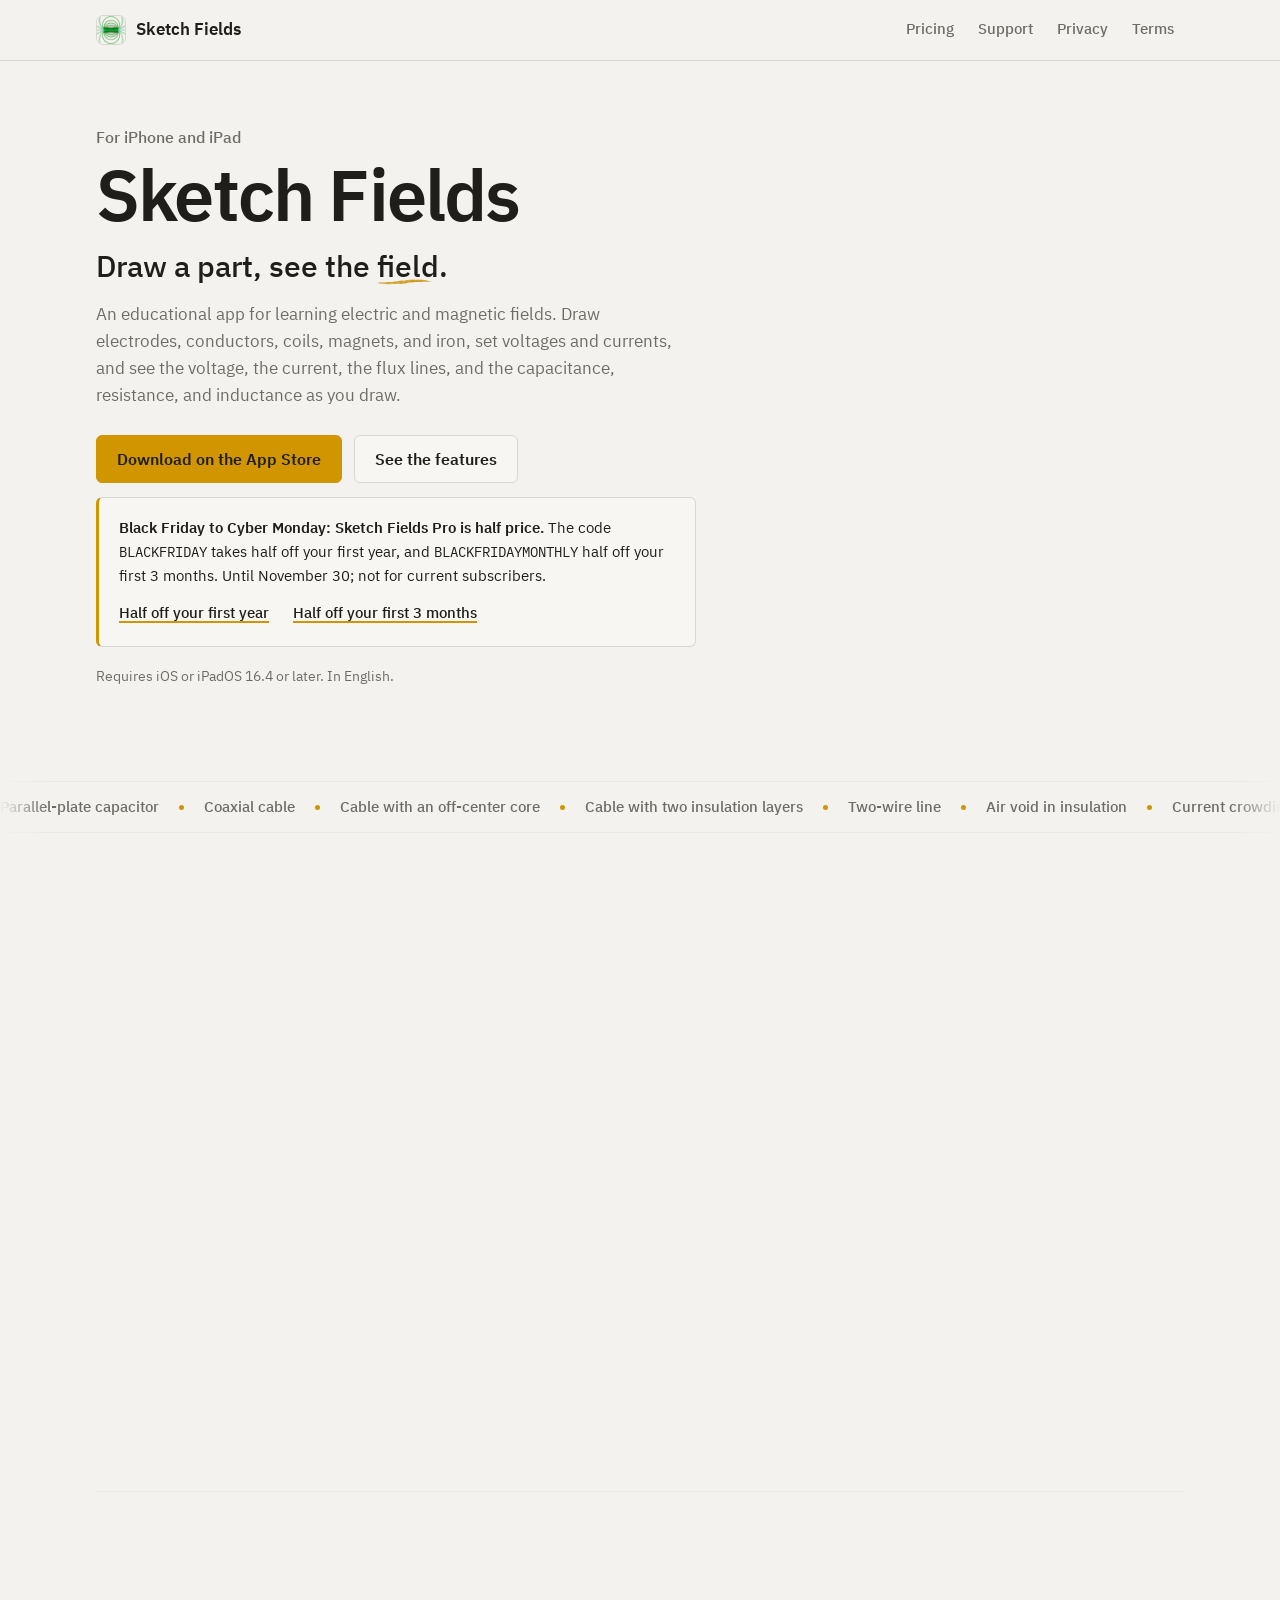
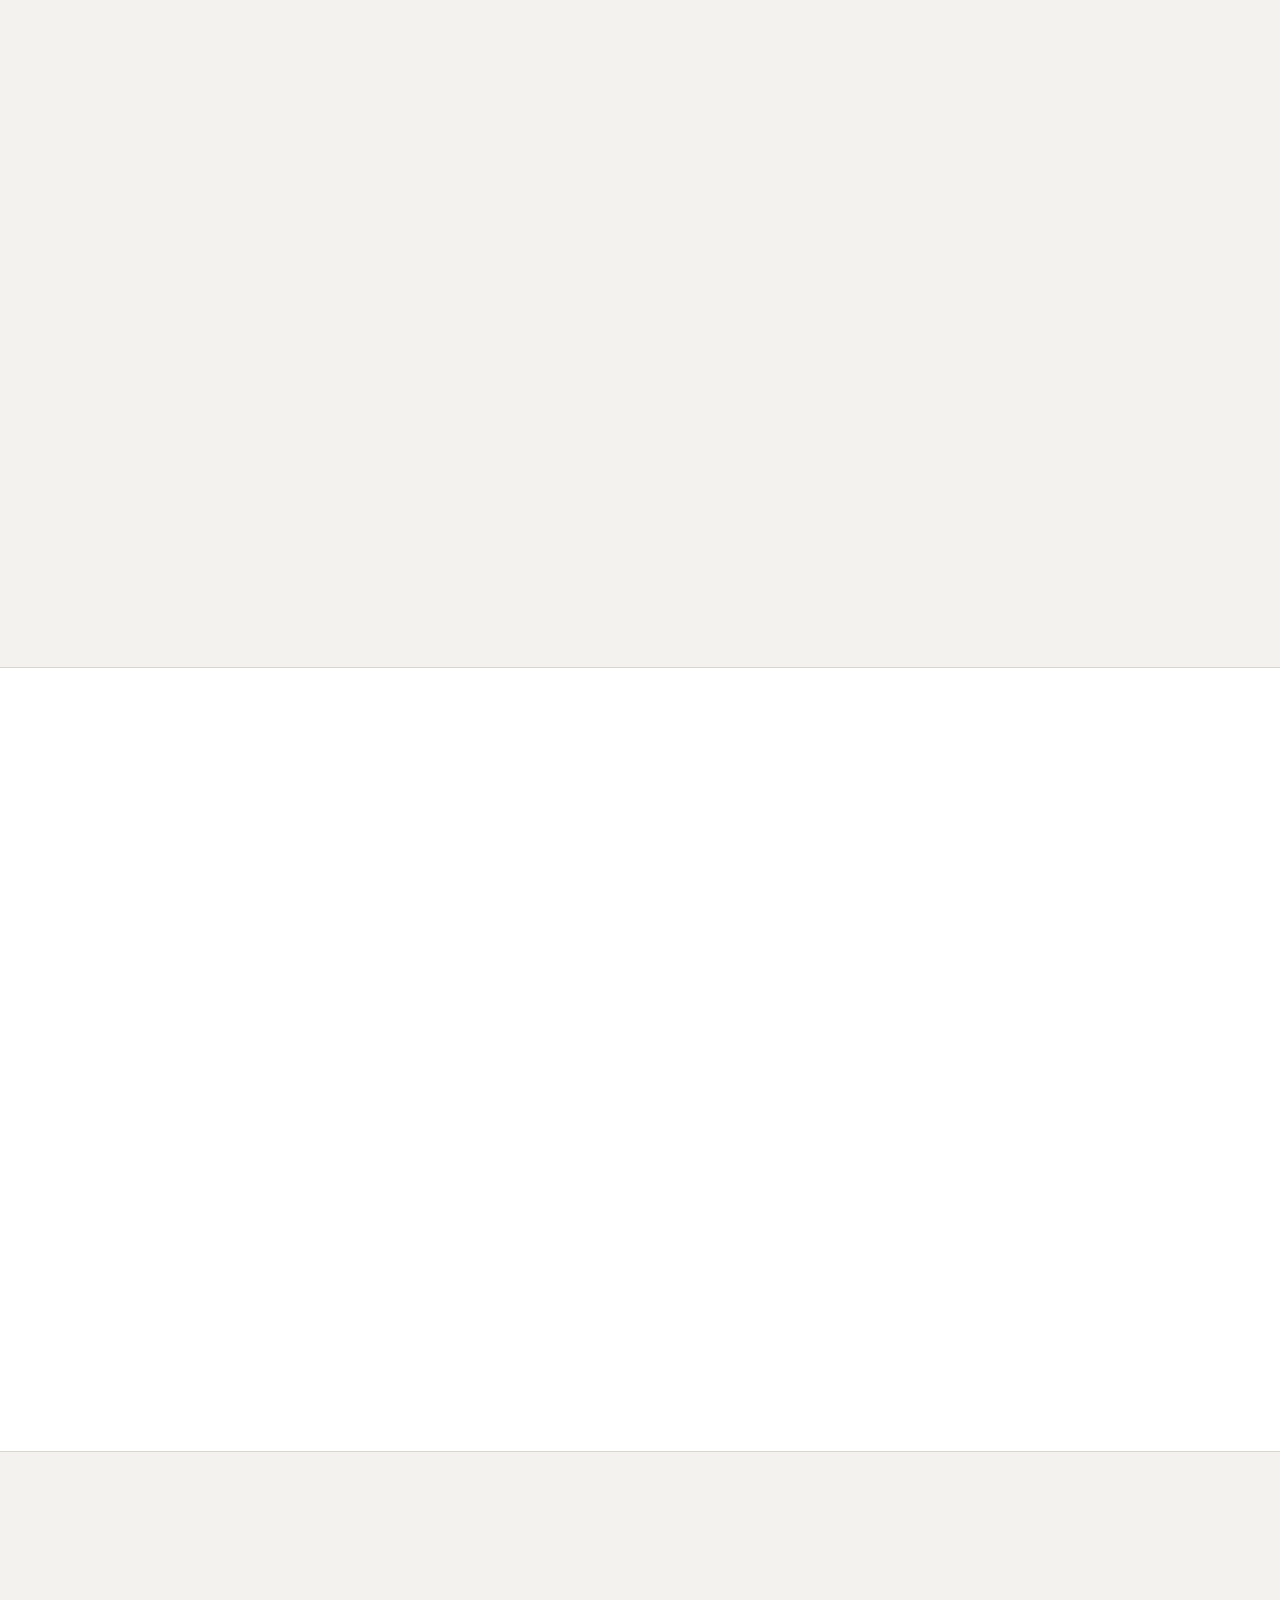
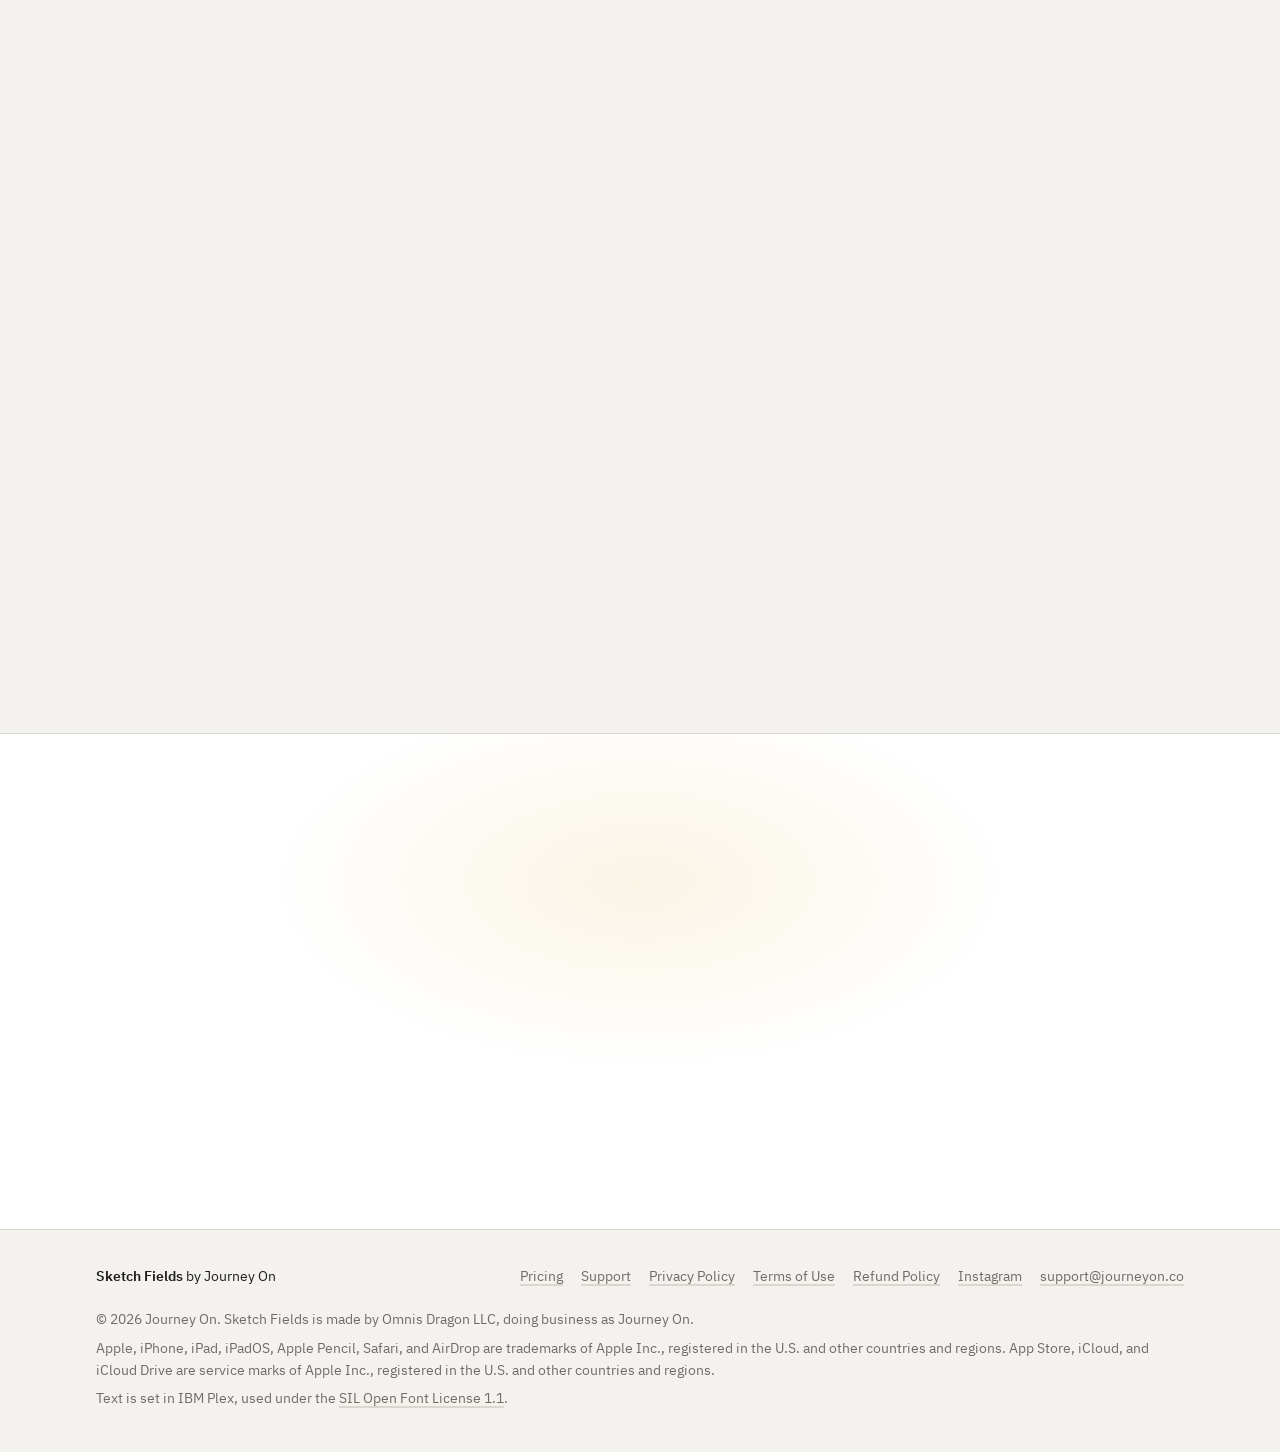
<file: index.html>
<!doctype html>
<html lang="en">
<head>
<meta charset="utf-8">
<meta name="viewport" content="width=device-width, initial-scale=1">
<meta http-equiv="Content-Security-Policy" content="default-src 'none'; script-src 'self'; style-src 'self'; font-src 'self'; img-src 'self'; media-src 'self'; base-uri 'none'; form-action 'none'">
<meta name="color-scheme" content="dark light">
<meta name="theme-color" content="#141413" media="(prefers-color-scheme: dark)">
<meta name="theme-color" content="#f3f2ee" media="(prefers-color-scheme: light)">
<title>Sketch Fields: draw a part, see the field</title>
<meta name="description" content="Sketch Fields is an educational app for iPhone and iPad for learning electric and magnetic fields from simple sketches. Draw electrodes, conductors, coils, magnets, and iron, and see the voltage, the current, the flux lines, and the capacitance, resistance, and inductance they give.">
<link rel="canonical" href="https://sketchfields.journeyon.co/">
<meta property="og:type" content="website">
<meta property="og:url" content="https://sketchfields.journeyon.co/">
<meta property="og:title" content="Sketch Fields">
<meta property="og:description" content="Draw a part, see the field. An educational app for iPhone and iPad.">
<meta name="twitter:card" content="summary">
<link rel="icon" type="image/png" sizes="32x32" href="assets/favicon-32.png">
<link rel="apple-touch-icon" href="assets/apple-touch-icon.png">
<link rel="stylesheet" href="assets/site.css">
<script src="assets/site.js" defer></script>
</head>
<body class="home">
<a class="skip" href="#main">Skip to content</a>

<header class="site-head">
  <div class="wrap">
    <a class="brand" href="./" aria-current="page"><img src="assets/favicon-32.png" srcset="assets/favicon-32.png 1x, assets/brand-96.png 3x" width="30" height="30" alt=""><span>Sketch Fields</span></a>
    <nav class="site-nav" aria-label="Main">
      <ul>
        <li><a href="pricing/">Pricing</a></li>
        <li><a href="support/">Support</a></li>
        <li><a href="privacy/">Privacy</a></li>
        <li><a href="terms/">Terms</a></li>
      </ul>
    </nav>
  </div>
</header>

<main id="main" tabindex="-1">

  <section class="hero" aria-labelledby="hero-title">
    <div class="wrap">
      <div class="hero-text">
        <p class="eyebrow">For iPhone and iPad</p>
        <h1 id="hero-title">Sketch Fields</h1>
        <p class="hero-line">Draw a part, see the <span class="pencil short">field</span>.</p>
        <p class="hero-sub">An educational app for learning electric and magnetic fields. Draw electrodes, conductors, coils, magnets, and iron, set voltages and currents, and see the voltage, the current, the flux lines, and the capacitance, resistance, and inductance as you draw.</p>
        <div class="actions">
          <a class="btn primary" href="https://apps.apple.com/app/sketch-fields/id6832425502">Download on the App Store</a>
          <a class="btn" href="#draw">See the features</a>
        </div>
        <div class="note sale">
          <p><strong>Black Friday to Cyber Monday: Sketch Fields Pro is half price.</strong> The code <span class="mono">BLACKFRIDAY</span> takes half off your first year, and <span class="mono">BLACKFRIDAYMONTHLY</span> half off your first 3 months. Until November 30; not for current subscribers.</p>
          <p class="sale-links"><a href="https://apps.apple.com/redeem?ctx=offercodes&amp;id=6832425502&amp;code=BLACKFRIDAY">Half off your first year</a> <a href="https://apps.apple.com/redeem?ctx=offercodes&amp;id=6832425502&amp;code=BLACKFRIDAYMONTHLY">Half off your first 3 months</a></p>
        </div>
        <p class="small muted">Requires iOS or iPadOS 16.4 or later. In English.</p>
      </div>
    </div>
  </section>

  <div class="example-band" aria-hidden="true">
    <div class="band-track">
      <ul class="band-list"><li>Parallel-plate capacitor</li><li>Coaxial cable</li><li>Cable with an off-center core</li><li>Cable with two insulation layers</li><li>Two-wire line</li><li>Air void in insulation</li><li>Current crowding at a corner</li><li>Strip with a round hole</li><li>Coaxial cell in water</li><li>Two rods in water</li><li>Field around a wire</li><li>Inductance of a two-wire line</li><li>Inductance of a coaxial cable</li><li>Bar magnet</li><li>Two coupled coils</li><li>Magnet and a sensor</li><li>High-voltage electrode edge</li><li>Comb drive (MEMS)</li><li>Wire over a ground plane</li><li>Microstrip trace</li><li>Capacitive touch button</li><li>Busbar with bolt holes</li><li>Electromagnet with an air gap</li></ul>
      <ul class="band-list"><li>Parallel-plate capacitor</li><li>Coaxial cable</li><li>Cable with an off-center core</li><li>Cable with two insulation layers</li><li>Two-wire line</li><li>Air void in insulation</li><li>Current crowding at a corner</li><li>Strip with a round hole</li><li>Coaxial cell in water</li><li>Two rods in water</li><li>Field around a wire</li><li>Inductance of a two-wire line</li><li>Inductance of a coaxial cable</li><li>Bar magnet</li><li>Two coupled coils</li><li>Magnet and a sensor</li><li>High-voltage electrode edge</li><li>Comb drive (MEMS)</li><li>Wire over a ground plane</li><li>Microstrip trace</li><li>Capacitive touch button</li><li>Busbar with bolt holes</li><li>Electromagnet with an air gap</li></ul>
    </div>
  </div>

  <section class="feature" id="draw" aria-labelledby="draw-title">
    <div class="wrap feature-grid">
      <div class="feature-text reveal">
        <h2 id="draw-title"><span class="pencil short">Draw</span> it</h2>
        <p>Draw lines, rectangles, circles, curves, freehand strokes, and dimensions in mm, with snapping, undo, and redo. Type a dimension to resize a side.</p>
        <p>Give each part a role: the materials of the part, the electrodes, terminals, coils, and magnets that set up the field, and the edges that hold it. Each part of a material has its own material, and each magnet its own direction.</p>
        <p>Put a probe at a single point with the Line tool: tap the point twice.</p>
        <p>Model the section of a long part, per meter of depth or for a depth you type, or a thin sheet that carries current. The open space around your parts is added for you, so there is nothing to draw at the edges.</p>
      </div>
      <div class="feature-aside reveal">
        <div class="groups">
          <div>
            <h3>The part</h3>
            <ul>
              <li>Dielectric</li>
              <li>Conductor</li>
              <li>Iron</li>
              <li>Magnet</li>
              <li>Hole</li>
            </ul>
          </div>
          <div>
            <h3>What sets up the field</h3>
            <ul>
              <li>Electrode</li>
              <li>Terminal</li>
              <li>Coil</li>
            </ul>
          </div>
          <div>
            <h3>Edges</h3>
            <ul>
              <li>Zero potential</li>
              <li>Symmetry</li>
            </ul>
          </div>
        </div>
      </div>
    </div>
  </section>

  <section class="feature flip" id="analyze" aria-labelledby="analyze-title">
    <div class="wrap feature-grid">
      <div class="feature-text reveal">
        <h2 id="analyze-title"><span class="pencil mid">Analyze</span> it</h2>
        <p>The solver works while you draw and edit. A quick result shows at once, and a finer one replaces it when you stop.</p>
        <ul class="fields" aria-label="Some of the fields you can show">
          <li>Voltage <span class="u">V</span></li>
          <li>Electric field <span class="u">kV/mm</span></li>
          <li>Current density <span class="u">A/mm²</span></li>
          <li>Flux density B <span class="u">T</span></li>
        </ul>
        <ul class="ticks">
          <li>See equipotentials and flux lines drawn over the colors, with their values; where flux lines crowd, the field is strong.</li>
          <li>Read the capacitance, the charge on each electrode, the resistance, the current through each terminal, the power loss, and the self and mutual inductance.</li>
          <li>Find the largest field, and where it sits.</li>
          <li>Read probes at a point, along a line with a chart, or over an area.</li>
          <li>Work in SI units with prefixes, such as pF, mA, and mT; lengths can also be shown in inches.</li>
        </ul>
      </div>
      <div class="feature-aside reveal">
        <h3 class="aside-title">Three field types</h3>
        <ul class="aside-list">
          <li><strong>Electrostatics</strong> The voltage, the electric field, the charge on each electrode, the capacitance, and the largest field.</li>
          <li><strong>Current flow</strong> How current spreads through a conductor, its resistance, and the power loss.</li>
          <li><strong>Magnetic fields</strong> Flux lines from coils and magnets through iron and air, inductance, and the coupling between coils.</li>
        </ul>
      </div>
    </div>
  </section>

  <section class="feature" id="examples" aria-labelledby="examples-title">
    <div class="wrap feature-grid">
      <div class="feature-text reveal">
        <h2 id="examples-title">Learn with <span class="pencil long">the examples</span></h2>
        <p>Each example has notes on what to look for, the theory value where there is one, and what to try next. Every example runs without a subscription, in every field type.</p>
        <p>Pick from plastics and the circuit board laminate FR-4, copper, aluminum, gold, tap water, seawater, clay and wet sand, and NdFeB magnet grades, each value with its source and the condition it applies to, or make a material of your own, such as an iron of a set permeability.</p>
      </div>
      <div class="feature-aside reveal">
        <h3 class="aside-title">The examples menu</h3>
        <ul class="aside-list">
          <li><strong>Getting started</strong> Coaxial cable</li>
          <li><strong>Checks against theory</strong> Parallel-plate capacitor; Coaxial cable; Cable with an off-center core; Cable with two insulation layers; Two-wire line; Air void in insulation; Current crowding at a corner; Strip with a round hole; Coaxial cell in water; Two rods in water; Field around a wire; Inductance of a two-wire line; Inductance of a coaxial cable; Bar magnet; Two coupled coils</li>
          <li><strong>Capacitors and insulation</strong> High-voltage electrode edge; Comb drive (MEMS)</li>
          <li><strong>Lines and circuit boards</strong> Wire over a ground plane; Microstrip trace; Capacitive touch button</li>
          <li><strong>Conductors</strong> Busbar with bolt holes</li>
          <li><strong>Magnets and coils</strong> Magnet and a sensor; Electromagnet with an air gap</li>
        </ul>
      </div>
    </div>
  </section>

  <section class="feature flip" id="theory" aria-labelledby="theory-title">
    <div class="wrap feature-grid">
      <div class="feature-text reveal">
        <h2 id="theory-title">Compare with <span class="pencil mid">theory</span></h2>
        <p>Fifteen examples follow cases with a known answer from physics and electrical engineering textbooks. Each one shows the theory value beside the app’s own value, and whether they agree within the stated tolerance.</p>
        <p>Change the part and see how far the answer moves: widen the plates, move the wires apart, or make the hole in a strip larger.</p>
      </div>
      <div class="feature-aside reveal">
        <h3 class="aside-title">Theory in the notes</h3>
        <ul class="aside-list">
          <li><strong>Coaxial cable</strong> The capacitance per meter of depth, 2πε/ln(b/a), for a given outer radius the peak field is least when b/a is e.</li>
          <li><strong>Two-wire line</strong> The capacitance per meter of depth, πε/arccosh(D/2R), exact for round wires.</li>
          <li><strong>Air void in insulation</strong> A thin flat void across the field carries εr times the field in the insulation, and a round void 2εr/(1 + εr) times.</li>
          <li><strong>Current crowding at a corner</strong> The corner square of an L-shaped bend counts as 1 − (2/π)·ln 2, or 0.5587 squares.</li>
          <li><strong>Two rods in water</strong> The resistance between two rods, arccosh(D/2a)/(πσ) per meter: the two-wire line’s capacitance with ε replaced by σ.</li>
          <li><strong>Field around a wire</strong> The flux density μ0I/(2πr) at a distance r, from Ampère’s law.</li>
          <li><strong>Inductance of a two-wire line</strong> (μ0/π)·(ln(D/a) + ¼) per meter, the ¼ for the flux inside each wire.</li>
          <li><strong>Bar magnet</strong> The flux density on the axis of a long bar magnet, from the currents its magnetization stands for.</li>
        </ul>
      </div>
    </div>
  </section>

  <section class="section band lit" id="plans" aria-labelledby="plans-title">
    <div class="wrap">
      <h2 id="plans-title" class="section-title reveal">Free and Sketch Fields <span class="pencil short">Pro</span></h2>
      <div class="plans reveal-group">
        <div class="plan">
          <h3>Free</h3>
          <ul class="ticks">
            <li>Run and explore every example, in every field type.</li>
            <li>Draw your own dielectrics in PTFE, FR-4 or air between and around the plates of a capacitor, in electrostatics.</li>
            <li>The capacitance, the charge, the energy, and the largest field.</li>
            <li>Coarse and Medium meshes.</li>
            <li>Projects, files, units, and the help.</li>
          </ul>
        </div>
        <div class="plan pro">
          <h3>Sketch Fields Pro adds</h3>
          <ul class="ticks">
            <li>Current flow: conductors and terminals, current, resistance and power loss.</li>
            <li>Magnetic fields: coils, magnets and iron, flux lines and inductance.</li>
            <li>More electrodes, zero-potential and symmetry edges, and probes.</li>
            <li>Axisymmetric models for round parts.</li>
            <li>Every material, and your own materials.</li>
            <li>Fine meshes for more detail.</li>
            <li>Edit the examples.</li>
            <li>Reports with the model settings and probe readings.</li>
          </ul>
        </div>
      </div>
      <p class="section-intro reveal">Sketch Fields Pro is an auto-renewable subscription, monthly or yearly, with a free trial for eligible new subscribers. If your subscription ends, your sketches still open and run. See the <a href="pricing/">prices</a>, the <a href="terms/#pro">subscription terms</a> and the <a href="support/#cost">questions about Sketch Fields Pro</a>.</p>
    </div>
  </section>

  <section class="section" id="device" aria-labelledby="device-title">
    <div class="wrap">
      <h2 id="device-title" class="section-title reveal">On your <span class="pencil mid">device</span></h2>
      <p class="section-intro reveal">Drawing and calculation run on your iPhone or iPad. Your sketches stay on your device.</p>
      <ul class="tiles wide reveal-group">
        <li class="tile">
          <svg viewBox="0 0 24 24" aria-hidden="true" focusable="false"><path d="M1.5 8.8a15 15 0 0 1 21 0M5 12.4a10 10 0 0 1 14 0M8.5 15.9a5 5 0 0 1 7 0M3 3l18 18"/><circle cx="12" cy="19.4" r="1"/></svg>
          <h3>Works offline</h3>
          <p>Drawing and the calculation need no connection.</p>
        </li>
        <li class="tile">
          <svg viewBox="0 0 24 24" aria-hidden="true" focusable="false"><circle cx="12" cy="8" r="4"/><path d="M4 21a8 8 0 0 1 16 0M3 3l18 18"/></svg>
          <h3>No account</h3>
          <p>Open the app and start. There is nothing to sign up for.</p>
        </li>
        <li class="tile">
          <svg viewBox="0 0 24 24" aria-hidden="true" focusable="false"><rect x="2.5" y="5.5" width="19" height="13" rx="2"/><path d="M3 3l18 18"/></svg>
          <h3>No ads</h3>
          <p>The app shows no advertising.</p>
        </li>
        <li class="tile">
          <svg viewBox="0 0 24 24" aria-hidden="true" focusable="false"><path d="M4 20l1.2-4.4L16.6 4.2a2.1 2.1 0 0 1 3 3L8.2 18.6 4 20zM14.6 6.2l3 3"/></svg>
          <h3>Apple Pencil</h3>
          <p>Apple Pencil draws while your fingers pan and zoom. A keyboard, trackpad, or mouse works on iPad.</p>
        </li>
      </ul>
    </div>
  </section>

  <section class="section" id="education" aria-labelledby="education-title">
    <div class="wrap">
      <h2 id="education-title" class="section-title reveal">Educational use only</h2>
      <div class="note reveal">
        <p>Sketch Fields is for education and learning only. Its results are estimates from a simplified two-dimensional model. The calculation is verified against published exact solutions and benchmark cases, such as a parallel-plate capacitor, a coaxial cable, and a two-wire line, but it has not been validated against measurements or tested in real-world scenarios. It is not a substitute for professional engineering analysis, testing, or applicable codes and standards. Do not use it to design, rate, or approve any real part or equipment, or for safety-critical, medical, or compliance decisions, such as those on electrical safety, high voltage, or medical implants and devices. You use the results at your own risk; to the extent the law allows, Journey On is not responsible for any loss or decision based on them. See the <a href="terms/#educational-use">Terms of Use</a>.</p>
      </div>
    </div>
  </section>

  <section class="cta band lit" id="get" aria-labelledby="get-title">
    <div class="wrap reveal">
      <picture>
        <source media="(prefers-color-scheme: dark)" srcset="assets/sketch-fields-400-dark.webp">
        <img class="app-icon" src="assets/sketch-fields-400.webp" width="400" height="400" loading="lazy" decoding="async" alt="">
      </picture>
      <h2 id="get-title">Sketch Fields for iPhone and iPad</h2>
      <p>Learn how voltages, currents, and magnets set up electric and magnetic fields by sketching. Requires iOS or iPadOS 16.4 or later.</p>
      <div class="actions center">
        <a class="btn primary" href="https://apps.apple.com/app/sketch-fields/id6832425502">Download on the App Store</a>
      </div>
      <p class="small muted">Questions? Email <a href="mailto:support@journeyon.co">support@journeyon.co</a> or read the <a href="support/">support page</a>.</p>
    </div>
  </section>

</main>

<footer class="site-foot">
  <div class="wrap">
    <div class="foot-top">
      <p class="foot-brand"><strong>Sketch Fields</strong> by Journey On</p>
      <nav aria-label="Footer">
        <ul class="foot-links">
          <li><a href="pricing/">Pricing</a></li>
          <li><a href="support/">Support</a></li>
          <li><a href="privacy/">Privacy Policy</a></li>
          <li><a href="terms/">Terms of Use</a></li>
          <li><a href="refunds/">Refund Policy</a></li>
          <li><a href="https://www.instagram.com/journeyon_co/">Instagram</a></li>
          <li><a href="mailto:support@journeyon.co">support@journeyon.co</a></li>
        </ul>
      </nav>
    </div>
    <p>© 2026 Journey On. Sketch Fields is made by Omnis Dragon LLC, doing business as Journey On.</p>
    <p>Apple, iPhone, iPad, iPadOS, Apple Pencil, Safari, and AirDrop are trademarks of Apple Inc., registered in the U.S. and other countries and regions. App Store, iCloud, and iCloud Drive are service marks of Apple Inc., registered in the U.S. and other countries and regions.</p>
    <p>Text is set in IBM Plex, used under the <a href="fonts/LICENSE.txt">SIL Open Font License 1.1</a>.</p>
  </div>
</footer>
</body>
</html>
</file>
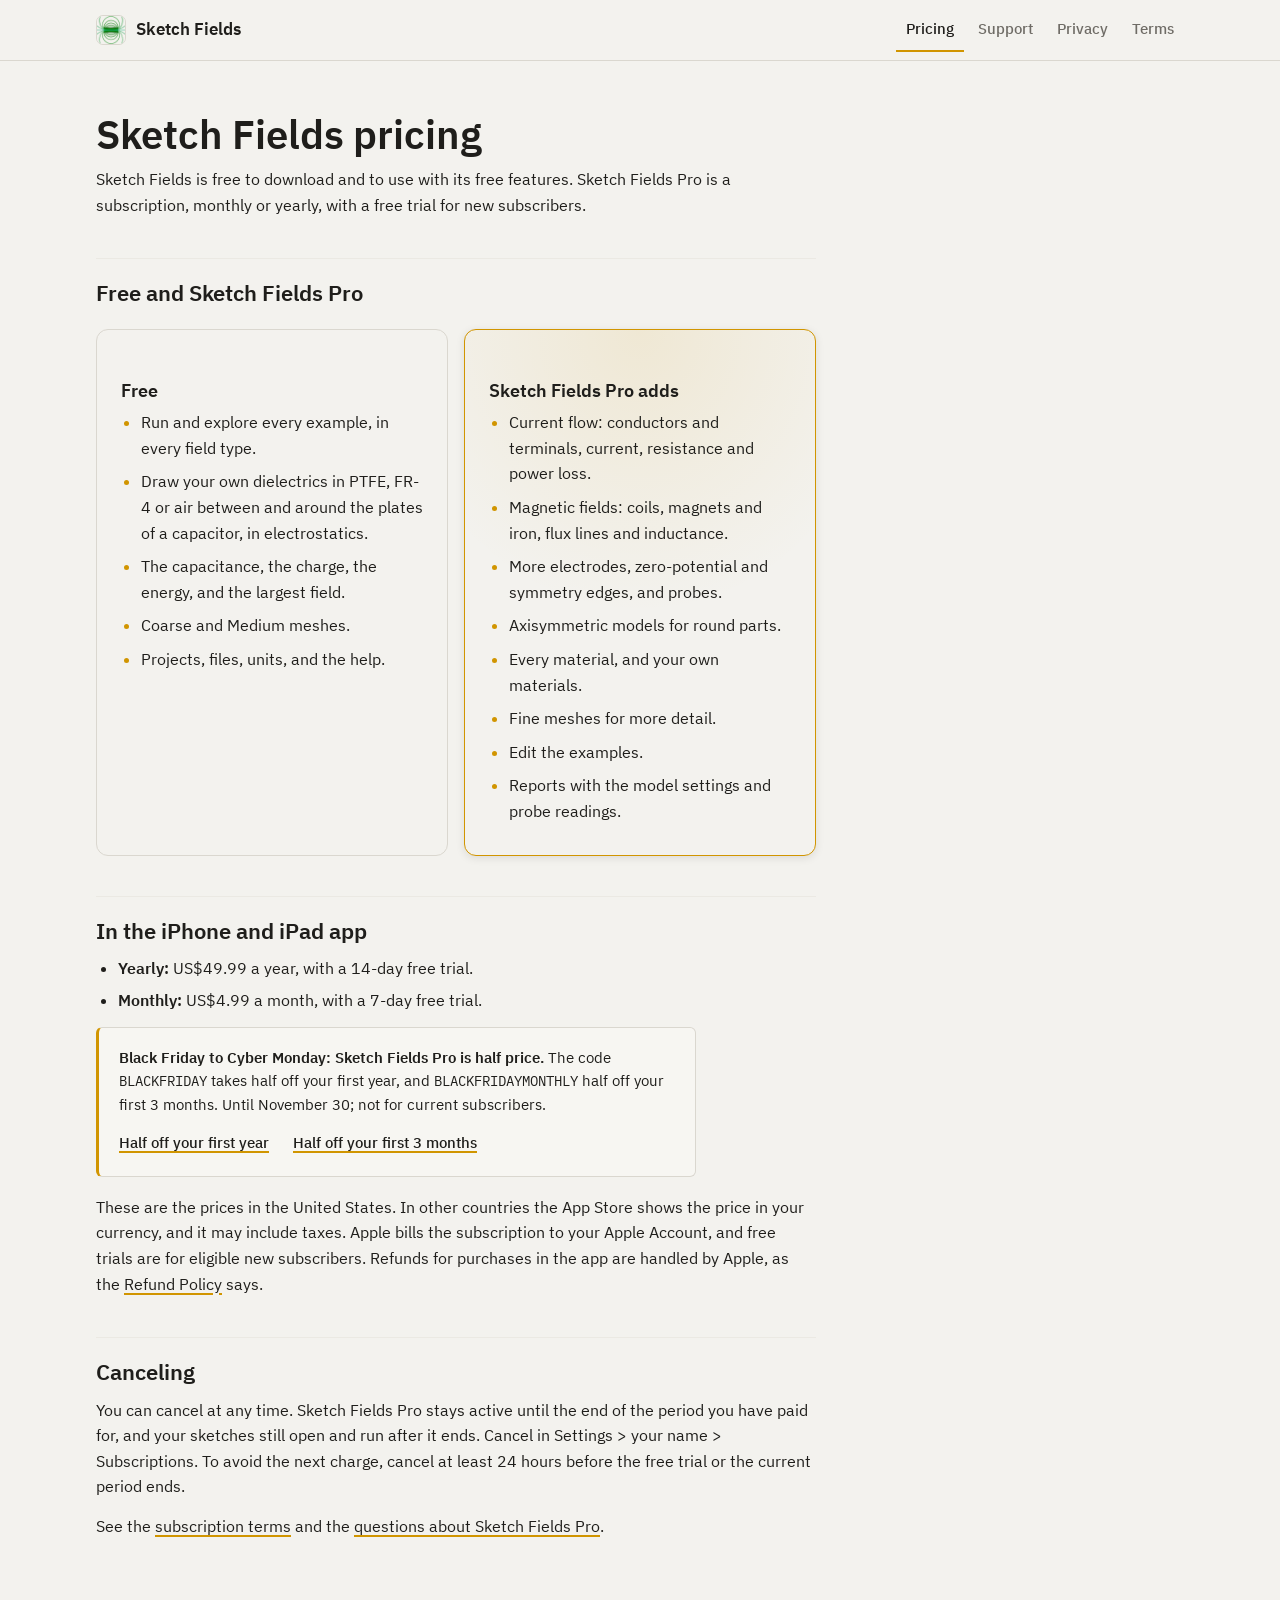
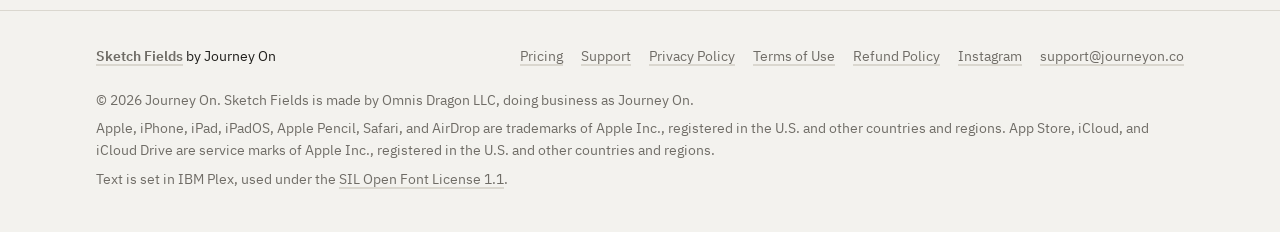
<file: pricing/index.html>
<!doctype html>
<html lang="en">
<head>
<meta charset="utf-8">
<meta name="viewport" content="width=device-width, initial-scale=1">
<meta http-equiv="Content-Security-Policy" content="default-src 'none'; script-src 'self'; style-src 'self'; font-src 'self'; img-src 'self'; media-src 'self'; base-uri 'none'; form-action 'none'">
<meta name="color-scheme" content="dark light">
<meta name="theme-color" content="#141413" media="(prefers-color-scheme: dark)">
<meta name="theme-color" content="#f3f2ee" media="(prefers-color-scheme: light)">
<title>Sketch Fields pricing</title>
<meta name="description" content="Sketch Fields pricing: the free features, Sketch Fields Pro, and its prices in the app.">
<link rel="canonical" href="https://sketchfields.journeyon.co/pricing/">
<link rel="icon" type="image/png" sizes="32x32" href="../assets/favicon-32.png">
<link rel="apple-touch-icon" href="../assets/apple-touch-icon.png">
<link rel="stylesheet" href="../assets/site.css">
</head>
<body>
<a class="skip" href="#main">Skip to content</a>

<header class="site-head">
  <div class="wrap">
    <a class="brand" href="../"><img src="../assets/favicon-32.png" srcset="../assets/favicon-32.png 1x, ../assets/brand-96.png 3x" width="30" height="30" alt=""><span>Sketch Fields</span></a>
    <nav class="site-nav" aria-label="Main">
      <ul>
        <li><a href="../pricing/" aria-current="page">Pricing</a></li>
        <li><a href="../support/">Support</a></li>
        <li><a href="../privacy/">Privacy</a></li>
        <li><a href="../terms/">Terms</a></li>
      </ul>
    </nav>
  </div>
</header>

<main id="main" tabindex="-1">
  <div class="wrap">
    <article class="prose">
      <h1 class="page-title">Sketch Fields pricing</h1>
      <p>Sketch Fields is free to download and to use with its free features. Sketch Fields Pro is a subscription, monthly or yearly, with a free trial for new subscribers.</p>

      <h2 id="plans">Free and Sketch Fields Pro</h2>
      <div class="plans">
        <div class="plan">
          <h3>Free</h3>
          <ul class="ticks">
            <li>Run and explore every example, in every field type.</li>
            <li>Draw your own dielectrics in PTFE, FR-4 or air between and around the plates of a capacitor, in electrostatics.</li>
            <li>The capacitance, the charge, the energy, and the largest field.</li>
            <li>Coarse and Medium meshes.</li>
            <li>Projects, files, units, and the help.</li>
          </ul>
        </div>
        <div class="plan pro">
          <h3>Sketch Fields Pro adds</h3>
          <ul class="ticks">
            <li>Current flow: conductors and terminals, current, resistance and power loss.</li>
            <li>Magnetic fields: coils, magnets and iron, flux lines and inductance.</li>
            <li>More electrodes, zero-potential and symmetry edges, and probes.</li>
            <li>Axisymmetric models for round parts.</li>
            <li>Every material, and your own materials.</li>
            <li>Fine meshes for more detail.</li>
            <li>Edit the examples.</li>
            <li>Reports with the model settings and probe readings.</li>
          </ul>
        </div>
      </div>

      <h2 id="app">In the iPhone and iPad app</h2>
      <ul>
        <li><strong>Yearly:</strong> US$49.99 a year, with a 14-day free trial.</li>
        <li><strong>Monthly:</strong> US$4.99 a month, with a 7-day free trial.</li>
      </ul>
      <div class="note sale">
        <p><strong>Black Friday to Cyber Monday: Sketch Fields Pro is half price.</strong> The code <span class="mono">BLACKFRIDAY</span> takes half off your first year, and <span class="mono">BLACKFRIDAYMONTHLY</span> half off your first 3 months. Until November 30; not for current subscribers.</p>
        <p class="sale-links"><a href="https://apps.apple.com/redeem?ctx=offercodes&amp;id=6832425502&amp;code=BLACKFRIDAY">Half off your first year</a> <a href="https://apps.apple.com/redeem?ctx=offercodes&amp;id=6832425502&amp;code=BLACKFRIDAYMONTHLY">Half off your first 3 months</a></p>
      </div>
      <p>These are the prices in the United States. In other countries the App Store shows the price in your currency, and it may include taxes. Apple bills the subscription to your Apple Account, and free trials are for eligible new subscribers. Refunds for purchases in the app are handled by Apple, as the <a href="../refunds/">Refund Policy</a> says.</p>

      <h2 id="cancel">Canceling</h2>
      <p>You can cancel at any time. Sketch Fields Pro stays active until the end of the period you have paid for, and your sketches still open and run after it ends. Cancel in Settings &gt; your name &gt; Subscriptions. To avoid the next charge, cancel at least 24 hours before the free trial or the current period ends.</p>
      <p>See the <a href="../terms/#pro">subscription terms</a> and the <a href="../support/#cost">questions about Sketch Fields Pro</a>.</p>
    </article>
  </div>
</main>

<footer class="site-foot">
  <div class="wrap">
    <div class="foot-top">
      <p class="foot-brand"><a href="../"><strong>Sketch Fields</strong></a> by Journey On</p>
      <nav aria-label="Footer">
        <ul class="foot-links">
          <li><a href="../pricing/">Pricing</a></li>
          <li><a href="../support/">Support</a></li>
          <li><a href="../privacy/">Privacy Policy</a></li>
          <li><a href="../terms/">Terms of Use</a></li>
          <li><a href="../refunds/">Refund Policy</a></li>
          <li><a href="https://www.instagram.com/journeyon_co/">Instagram</a></li>
          <li><a href="mailto:support@journeyon.co">support@journeyon.co</a></li>
        </ul>
      </nav>
    </div>
    <p>© 2026 Journey On. Sketch Fields is made by Omnis Dragon LLC, doing business as Journey On.</p>
    <p>Apple, iPhone, iPad, iPadOS, Apple Pencil, Safari, and AirDrop are trademarks of Apple Inc., registered in the U.S. and other countries and regions. App Store, iCloud, and iCloud Drive are service marks of Apple Inc., registered in the U.S. and other countries and regions.</p>
    <p>Text is set in IBM Plex, used under the <a href="../fonts/LICENSE.txt">SIL Open Font License 1.1</a>.</p>
  </div>
</footer>
</body>
</html>
</file>
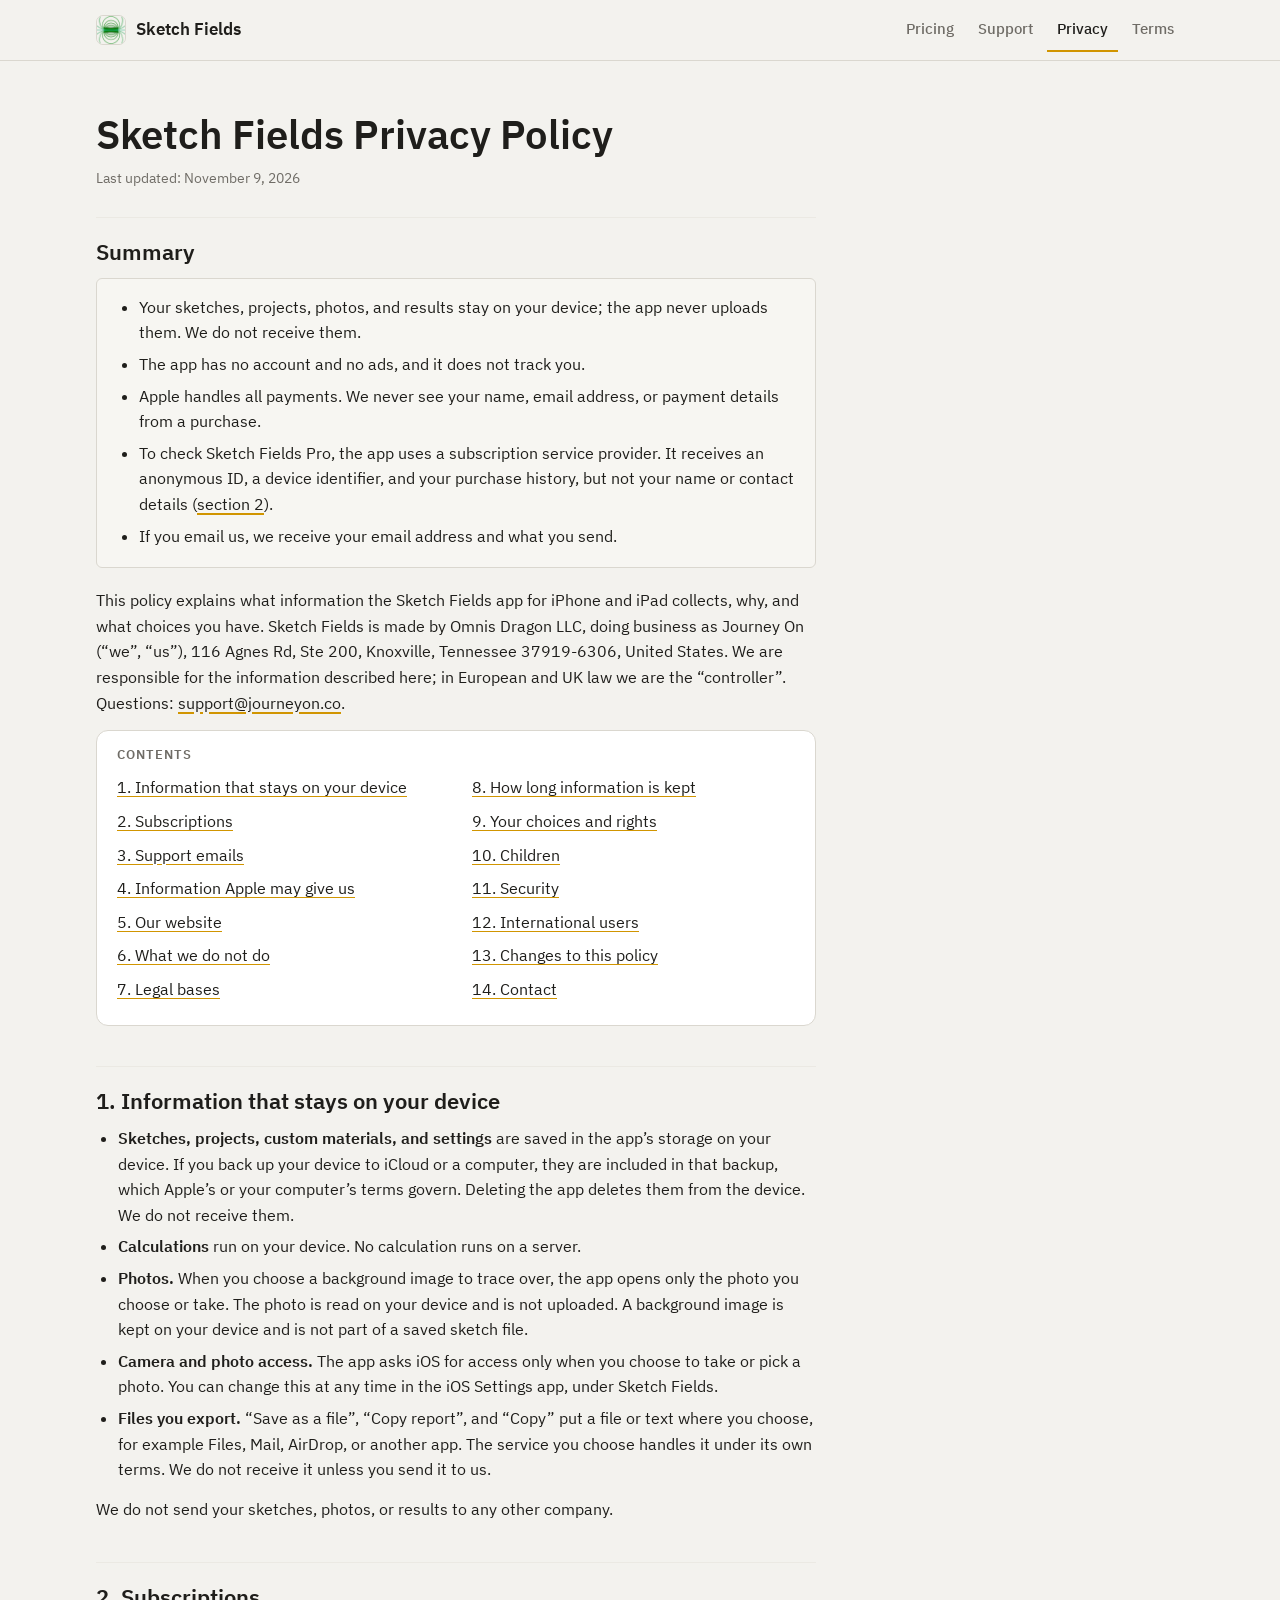
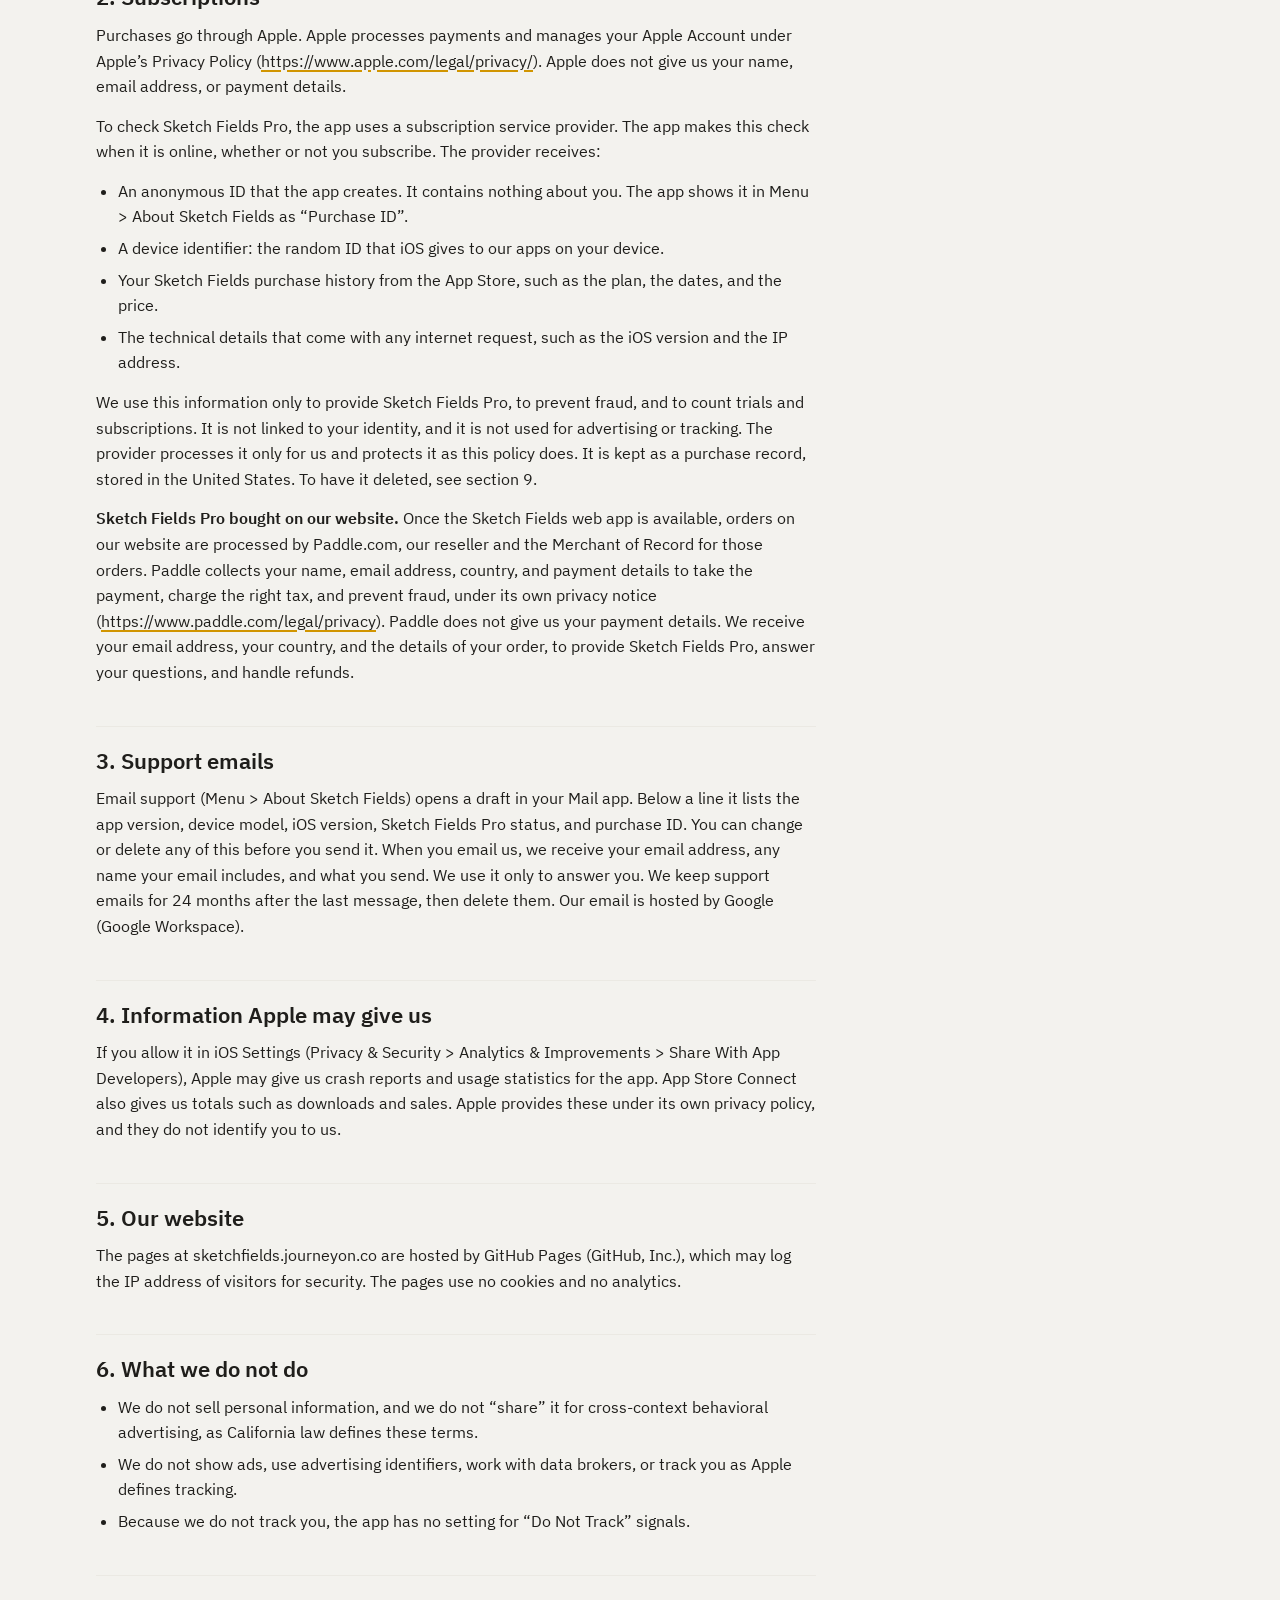
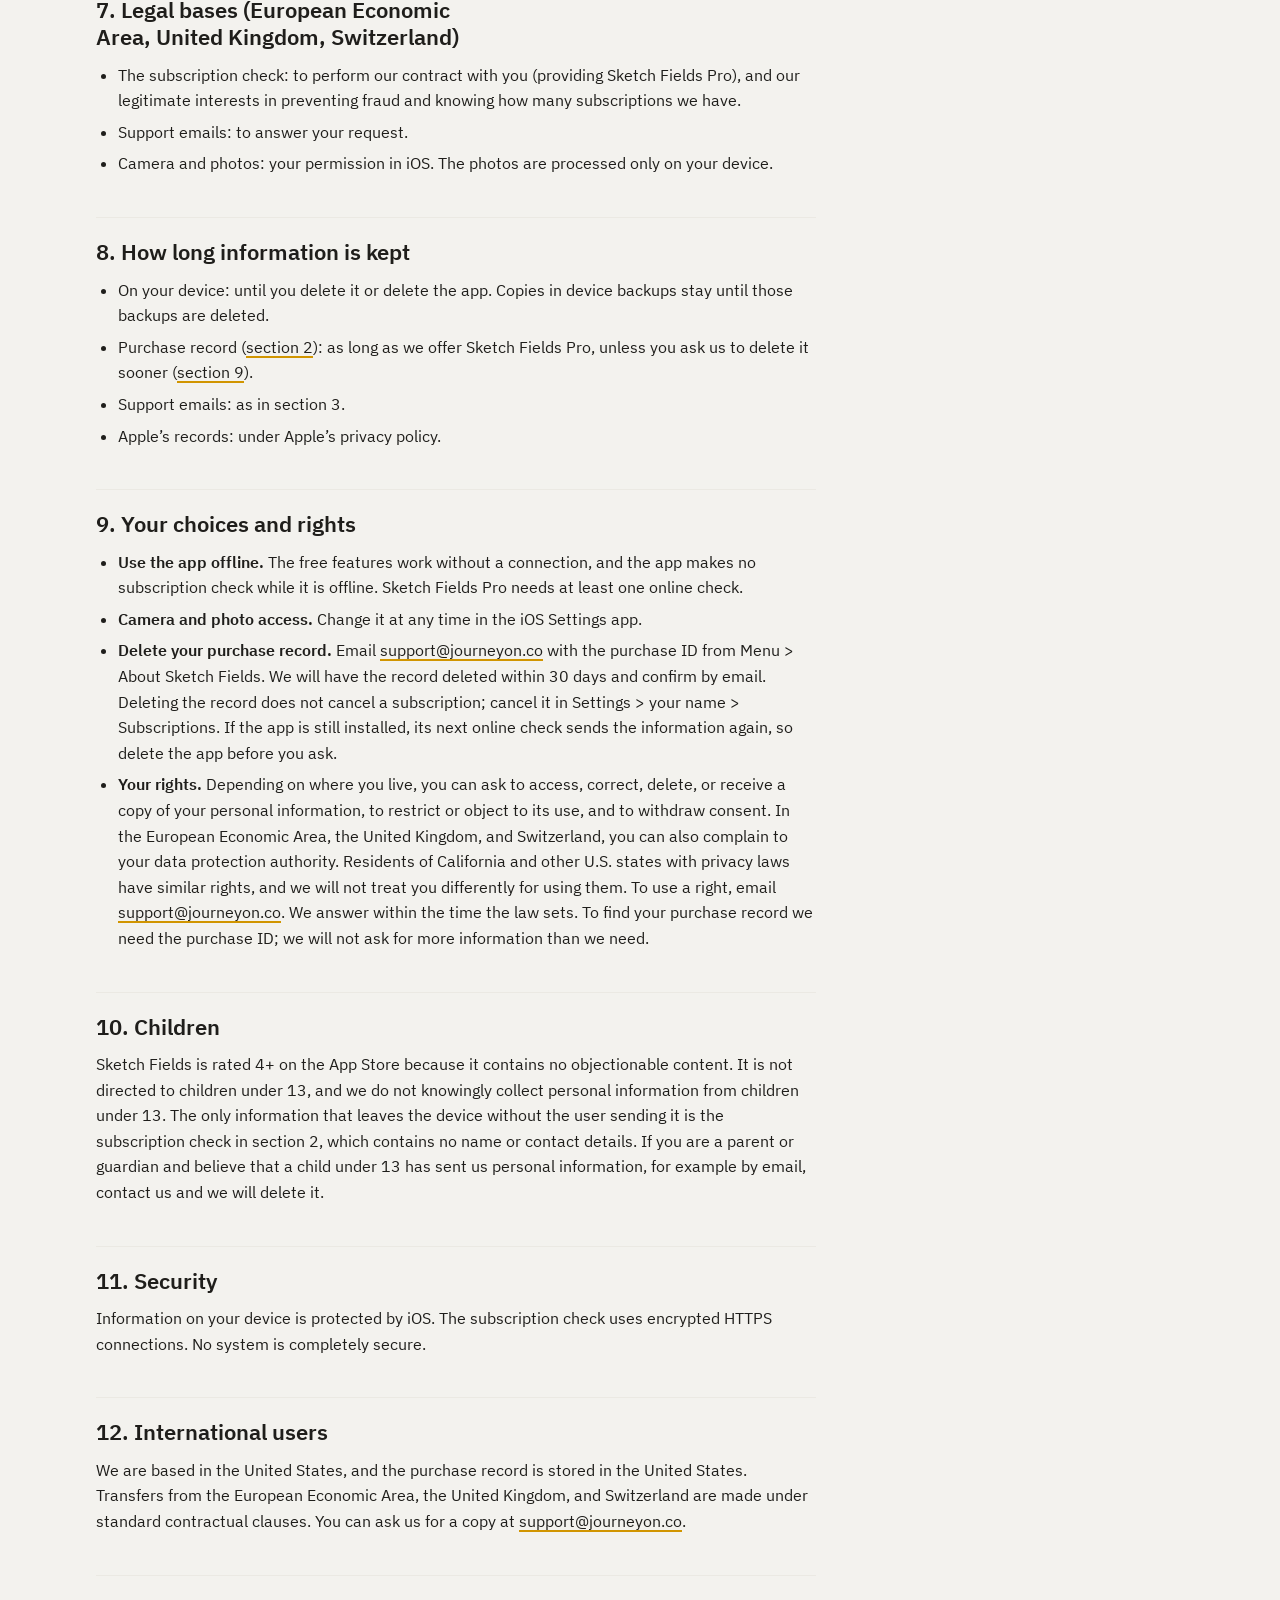
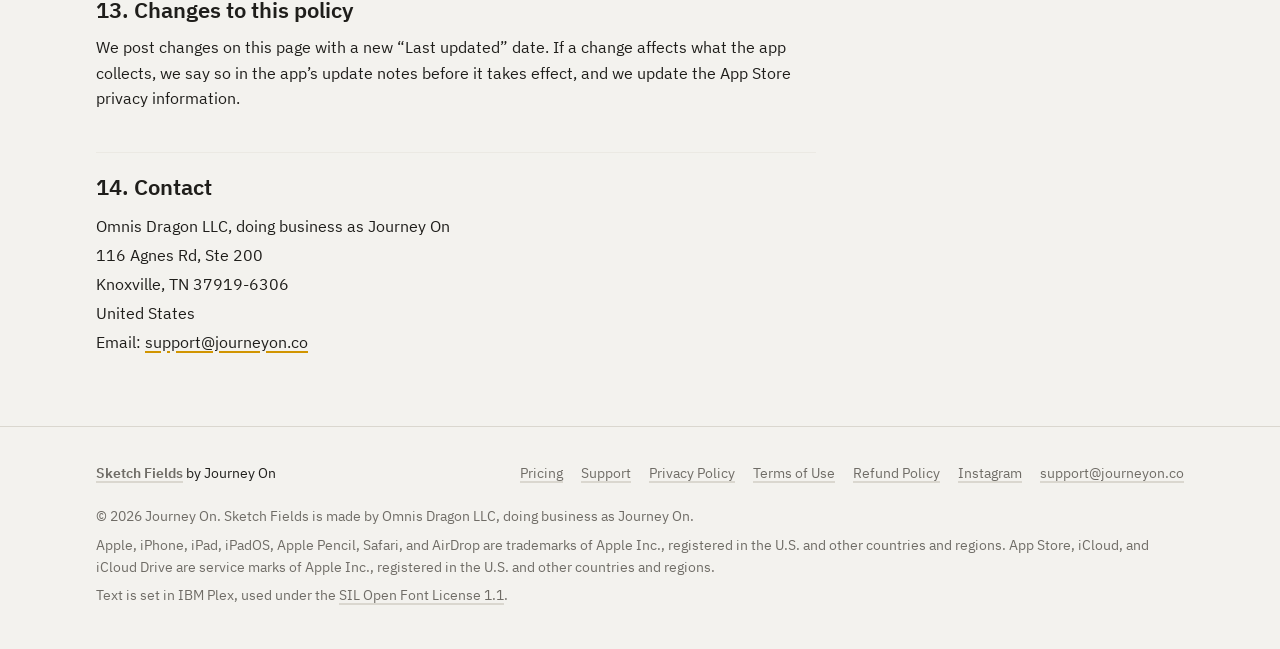
<file: privacy/index.html>
<!doctype html>
<html lang="en">
<head>
<meta charset="utf-8">
<meta name="viewport" content="width=device-width, initial-scale=1">
<meta http-equiv="Content-Security-Policy" content="default-src 'none'; script-src 'self'; style-src 'self'; font-src 'self'; img-src 'self'; media-src 'self'; base-uri 'none'; form-action 'none'">
<meta name="color-scheme" content="dark light">
<meta name="theme-color" content="#141413" media="(prefers-color-scheme: dark)">
<meta name="theme-color" content="#f3f2ee" media="(prefers-color-scheme: light)">
<title>Sketch Fields Privacy Policy</title>
<meta name="description" content="What the Sketch Fields app for iPhone and iPad collects, why, and what choices you have.">
<link rel="canonical" href="https://sketchfields.journeyon.co/privacy/">
<link rel="icon" type="image/png" sizes="32x32" href="../assets/favicon-32.png">
<link rel="apple-touch-icon" href="../assets/apple-touch-icon.png">
<link rel="stylesheet" href="../assets/site.css">
</head>
<body>
<a class="skip" href="#main">Skip to content</a>

<header class="site-head">
  <div class="wrap">
    <a class="brand" href="../"><img src="../assets/favicon-32.png" srcset="../assets/favicon-32.png 1x, ../assets/brand-96.png 3x" width="30" height="30" alt=""><span>Sketch Fields</span></a>
    <nav class="site-nav" aria-label="Main">
      <ul>
        <li><a href="../pricing/">Pricing</a></li>
        <li><a href="../support/">Support</a></li>
        <li><a href="../privacy/" aria-current="page">Privacy</a></li>
        <li><a href="../terms/">Terms</a></li>
      </ul>
    </nav>
  </div>
</header>

<main id="main" tabindex="-1">
  <div class="wrap">
    <article class="prose">
      <h1 class="page-title">Sketch Fields Privacy Policy</h1>
      <p class="updated">Last updated: November 9, 2026</p>

      <h2 id="summary" class="first">Summary</h2>
      <div class="summary">
        <ul>
          <li>Your sketches, projects, photos, and results stay on your device; the app never uploads them. We do not receive them.</li>
          <li>The app has no account and no ads, and it does not track you.</li>
          <li>Apple handles all payments. We never see your name, email address, or payment details from a purchase.</li>
          <li>To check Sketch Fields Pro, the app uses a subscription service provider. It receives an anonymous ID, a device identifier, and your purchase history, but not your name or contact details (<a href="#purchases">section 2</a>).</li>
          <li>If you email us, we receive your email address and what you send.</li>
        </ul>
      </div>

      <p>This policy explains what information the Sketch Fields app for iPhone and iPad collects, why, and what choices you have. Sketch Fields is made by Omnis Dragon LLC, doing business as Journey On (“we”, “us”), 116 Agnes Rd, Ste 200, Knoxville, Tennessee 37919-6306, United States. We are responsible for the information described here; in European and UK law we are the “controller”. Questions: <a href="mailto:support@journeyon.co">support@journeyon.co</a>.</p>

      <nav class="toc" aria-labelledby="toc-title">
        <h2 id="toc-title">Contents</h2>
        <ol>
          <li><a href="#on-device">1. Information that stays on your device</a></li>
          <li><a href="#purchases">2. Subscriptions</a></li>
          <li><a href="#support-emails">3. Support emails</a></li>
          <li><a href="#apple-info">4. Information Apple may give us</a></li>
          <li><a href="#website">5. Our website</a></li>
          <li><a href="#do-not">6. What we do not do</a></li>
          <li><a href="#legal-bases">7. Legal bases</a></li>
          <li><a href="#retention">8. How long information is kept</a></li>
          <li><a href="#rights">9. Your choices and rights</a></li>
          <li><a href="#children">10. Children</a></li>
          <li><a href="#security">11. Security</a></li>
          <li><a href="#international">12. International users</a></li>
          <li><a href="#changes">13. Changes to this policy</a></li>
          <li><a href="#contact">14. Contact</a></li>
        </ol>
      </nav>

      <h2 id="on-device">1. Information that stays on your device</h2>
      <ul>
        <li><strong>Sketches, projects, custom materials, and settings</strong> are saved in the app’s storage on your device. If you back up your device to iCloud or a computer, they are included in that backup, which Apple’s or your computer’s terms govern. Deleting the app deletes them from the device. We do not receive them.</li>
        <li><strong>Calculations</strong> run on your device. No calculation runs on a server.</li>
        <li><strong>Photos.</strong> When you choose a background image to trace over, the app opens only the photo you choose or take. The photo is read on your device and is not uploaded. A background image is kept on your device and is not part of a saved sketch file.</li>
        <li><strong>Camera and photo access.</strong> The app asks iOS for access only when you choose to take or pick a photo. You can change this at any time in the iOS Settings app, under Sketch Fields.</li>
        <li><strong>Files you export.</strong> “Save as a file”, “Copy report”, and “Copy” put a file or text where you choose, for example Files, Mail, AirDrop, or another app. The service you choose handles it under its own terms. We do not receive it unless you send it to us.</li>
      </ul>
      <p>We do not send your sketches, photos, or results to any other company.</p>

      <h2 id="purchases">2. Subscriptions</h2>
      <p>Purchases go through Apple. Apple processes payments and manages your Apple Account under Apple’s Privacy Policy (<a href="https://www.apple.com/legal/privacy/">https://www.apple.com/legal/privacy/</a>). Apple does not give us your name, email address, or payment details.</p>
      <p>To check Sketch Fields Pro, the app uses a subscription service provider. The app makes this check when it is online, whether or not you subscribe. The provider receives:</p>
      <ul>
        <li>An anonymous ID that the app creates. It contains nothing about you. The app shows it in Menu &gt; About Sketch Fields as “Purchase ID”.</li>
        <li>A device identifier: the random ID that iOS gives to our apps on your device.</li>
        <li>Your Sketch Fields purchase history from the App Store, such as the plan, the dates, and the price.</li>
        <li>The technical details that come with any internet request, such as the iOS version and the IP address.</li>
      </ul>
      <p>We use this information only to provide Sketch Fields Pro, to prevent fraud, and to count trials and subscriptions. It is not linked to your identity, and it is not used for advertising or tracking. The provider processes it only for us and protects it as this policy does. It is kept as a purchase record, stored in the United States. To have it deleted, see section 9.</p>
      <p><strong>Sketch Fields Pro bought on our website.</strong> Once the Sketch Fields web app is available, orders on our website are processed by Paddle.com, our reseller and the Merchant of Record for those orders. Paddle collects your name, email address, country, and payment details to take the payment, charge the right tax, and prevent fraud, under its own privacy notice (<a href="https://www.paddle.com/legal/privacy">https://www.paddle.com/legal/privacy</a>). Paddle does not give us your payment details. We receive your email address, your country, and the details of your order, to provide Sketch Fields Pro, answer your questions, and handle refunds.</p>

      <h2 id="support-emails">3. Support emails</h2>
      <p>Email support (Menu &gt; About Sketch Fields) opens a draft in your Mail app. Below a line it lists the app version, device model, iOS version, Sketch Fields Pro status, and purchase ID. You can change or delete any of this before you send it. When you email us, we receive your email address, any name your email includes, and what you send. We use it only to answer you. We keep support emails for 24 months after the last message, then delete them. Our email is hosted by Google (Google Workspace).</p>

      <h2 id="apple-info">4. Information Apple may give us</h2>
      <p>If you allow it in iOS Settings (Privacy &amp; Security &gt; Analytics &amp; Improvements &gt; Share With App Developers), Apple may give us crash reports and usage statistics for the app. App Store Connect also gives us totals such as downloads and sales. Apple provides these under its own privacy policy, and they do not identify you to us.</p>

      <h2 id="website">5. Our website</h2>
      <p>The pages at sketchfields.journeyon.co are hosted by GitHub Pages (GitHub, Inc.), which may log the IP address of visitors for security. The pages use no cookies and no analytics.</p>

      <h2 id="do-not">6. What we do not do</h2>
      <ul>
        <li>We do not sell personal information, and we do not “share” it for cross-context behavioral advertising, as California law defines these terms.</li>
        <li>We do not show ads, use advertising identifiers, work with data brokers, or track you as Apple defines tracking.</li>
        <li>Because we do not track you, the app has no setting for “Do Not Track” signals.</li>
      </ul>

      <h2 id="legal-bases">7. Legal bases (European Economic Area, United Kingdom, Switzerland)</h2>
      <ul>
        <li>The subscription check: to perform our contract with you (providing Sketch Fields Pro), and our legitimate interests in preventing fraud and knowing how many subscriptions we have.</li>
        <li>Support emails: to answer your request.</li>
        <li>Camera and photos: your permission in iOS. The photos are processed only on your device.</li>
      </ul>

      <h2 id="retention">8. How long information is kept</h2>
      <ul>
        <li>On your device: until you delete it or delete the app. Copies in device backups stay until those backups are deleted.</li>
        <li>Purchase record (<a href="#purchases">section 2</a>): as long as we offer Sketch Fields Pro, unless you ask us to delete it sooner (<a href="#rights">section 9</a>).</li>
        <li>Support emails: as in section 3.</li>
        <li>Apple’s records: under Apple’s privacy policy.</li>
      </ul>

      <h2 id="rights">9. Your choices and rights</h2>
      <ul>
        <li><strong>Use the app offline.</strong> The free features work without a connection, and the app makes no subscription check while it is offline. Sketch Fields Pro needs at least one online check.</li>
        <li><strong>Camera and photo access.</strong> Change it at any time in the iOS Settings app.</li>
        <li><strong>Delete your purchase record.</strong> Email <a href="mailto:support@journeyon.co">support@journeyon.co</a> with the purchase ID from Menu &gt; About Sketch Fields. We will have the record deleted within 30 days and confirm by email. Deleting the record does not cancel a subscription; cancel it in Settings &gt; your name &gt; Subscriptions. If the app is still installed, its next online check sends the information again, so delete the app before you ask.</li>
        <li><strong>Your rights.</strong> Depending on where you live, you can ask to access, correct, delete, or receive a copy of your personal information, to restrict or object to its use, and to withdraw consent. In the European Economic Area, the United Kingdom, and Switzerland, you can also complain to your data protection authority. Residents of California and other U.S. states with privacy laws have similar rights, and we will not treat you differently for using them. To use a right, email <a href="mailto:support@journeyon.co">support@journeyon.co</a>. We answer within the time the law sets. To find your purchase record we need the purchase ID; we will not ask for more information than we need.</li>
      </ul>

      <h2 id="children">10. Children</h2>
      <p>Sketch Fields is rated 4+ on the App Store because it contains no objectionable content. It is not directed to children under 13, and we do not knowingly collect personal information from children under 13. The only information that leaves the device without the user sending it is the subscription check in section 2, which contains no name or contact details. If you are a parent or guardian and believe that a child under 13 has sent us personal information, for example by email, contact us and we will delete it.</p>

      <h2 id="security">11. Security</h2>
      <p>Information on your device is protected by iOS. The subscription check uses encrypted HTTPS connections. No system is completely secure.</p>

      <h2 id="international">12. International users</h2>
      <p>We are based in the United States, and the purchase record is stored in the United States. Transfers from the European Economic Area, the United Kingdom, and Switzerland are made under standard contractual clauses. You can ask us for a copy at <a href="mailto:support@journeyon.co">support@journeyon.co</a>.</p>

      <h2 id="changes">13. Changes to this policy</h2>
      <p>We post changes on this page with a new “Last updated” date. If a change affects what the app collects, we say so in the app’s update notes before it takes effect, and we update the App Store privacy information.</p>

      <h2 id="contact">14. Contact</h2>
      <address class="address">
        Omnis Dragon LLC, doing business as Journey On<br>
        116 Agnes Rd, Ste 200<br>
        Knoxville, TN 37919-6306<br>
        United States<br>
        Email: <a href="mailto:support@journeyon.co">support@journeyon.co</a>
      </address>
    </article>
  </div>
</main>

<footer class="site-foot">
  <div class="wrap">
    <div class="foot-top">
      <p class="foot-brand"><a href="../"><strong>Sketch Fields</strong></a> by Journey On</p>
      <nav aria-label="Footer">
        <ul class="foot-links">
          <li><a href="../pricing/">Pricing</a></li>
          <li><a href="../support/">Support</a></li>
          <li><a href="../privacy/">Privacy Policy</a></li>
          <li><a href="../terms/">Terms of Use</a></li>
          <li><a href="../refunds/">Refund Policy</a></li>
          <li><a href="https://www.instagram.com/journeyon_co/">Instagram</a></li>
          <li><a href="mailto:support@journeyon.co">support@journeyon.co</a></li>
        </ul>
      </nav>
    </div>
    <p>© 2026 Journey On. Sketch Fields is made by Omnis Dragon LLC, doing business as Journey On.</p>
    <p>Apple, iPhone, iPad, iPadOS, Apple Pencil, Safari, and AirDrop are trademarks of Apple Inc., registered in the U.S. and other countries and regions. App Store, iCloud, and iCloud Drive are service marks of Apple Inc., registered in the U.S. and other countries and regions.</p>
    <p>Text is set in IBM Plex, used under the <a href="../fonts/LICENSE.txt">SIL Open Font License 1.1</a>.</p>
  </div>
</footer>
</body>
</html>
</file>
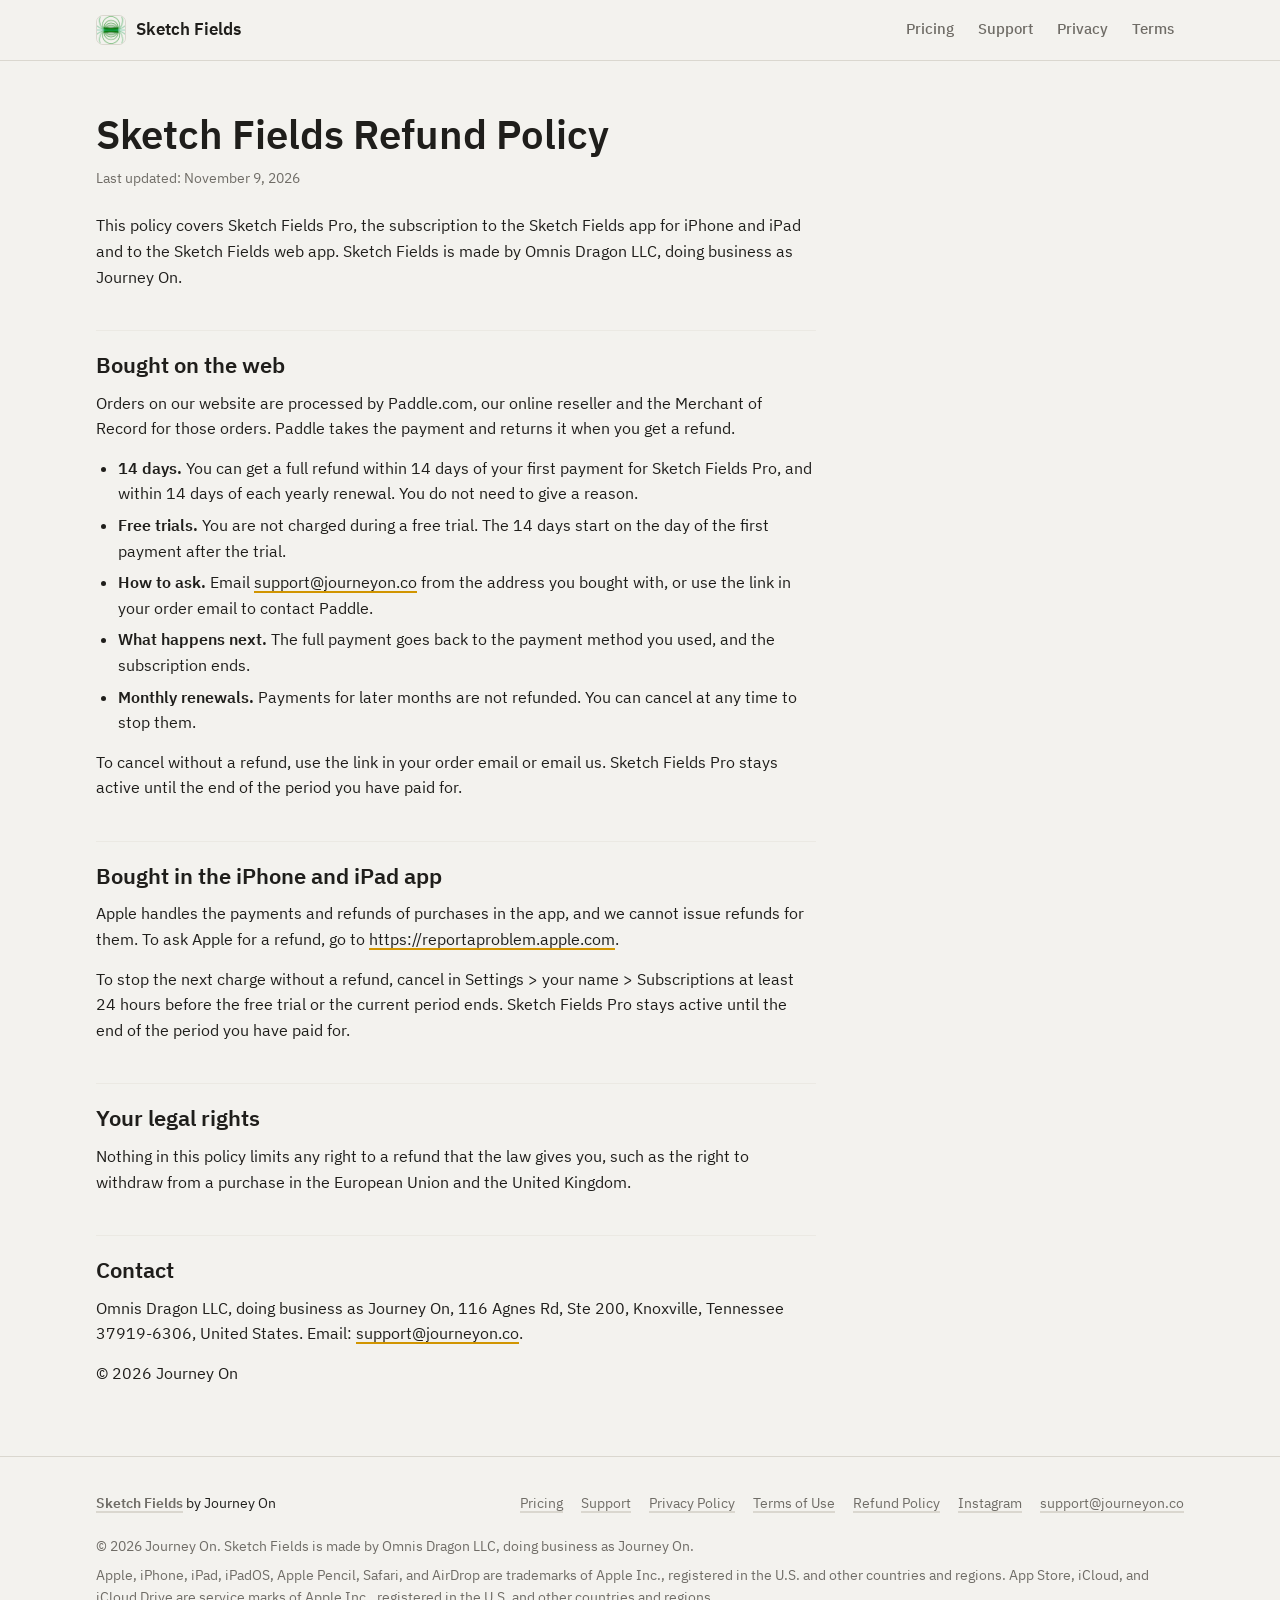
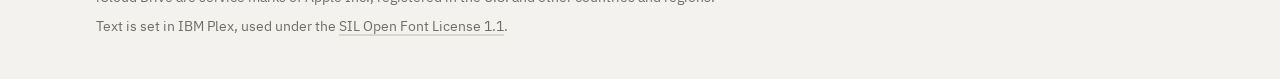
<file: refunds/index.html>
<!doctype html>
<html lang="en">
<head>
<meta charset="utf-8">
<meta name="viewport" content="width=device-width, initial-scale=1">
<meta http-equiv="Content-Security-Policy" content="default-src 'none'; script-src 'self'; style-src 'self'; font-src 'self'; img-src 'self'; media-src 'self'; base-uri 'none'; form-action 'none'">
<meta name="color-scheme" content="dark light">
<meta name="theme-color" content="#141413" media="(prefers-color-scheme: dark)">
<meta name="theme-color" content="#f3f2ee" media="(prefers-color-scheme: light)">
<title>Sketch Fields Refund Policy</title>
<meta name="description" content="The Sketch Fields Refund Policy: refunds for Sketch Fields Pro bought in the app are handled by Apple.">
<link rel="canonical" href="https://sketchfields.journeyon.co/refunds/">
<link rel="icon" type="image/png" sizes="32x32" href="../assets/favicon-32.png">
<link rel="apple-touch-icon" href="../assets/apple-touch-icon.png">
<link rel="stylesheet" href="../assets/site.css">
</head>
<body>
<a class="skip" href="#main">Skip to content</a>

<header class="site-head">
  <div class="wrap">
    <a class="brand" href="../"><img src="../assets/favicon-32.png" srcset="../assets/favicon-32.png 1x, ../assets/brand-96.png 3x" width="30" height="30" alt=""><span>Sketch Fields</span></a>
    <nav class="site-nav" aria-label="Main">
      <ul>
        <li><a href="../pricing/">Pricing</a></li>
        <li><a href="../support/">Support</a></li>
        <li><a href="../privacy/">Privacy</a></li>
        <li><a href="../terms/">Terms</a></li>
      </ul>
    </nav>
  </div>
</header>

<main id="main" tabindex="-1">
  <div class="wrap">
    <article class="prose">
      <h1 class="page-title">Sketch Fields Refund Policy</h1>
      <p class="updated">Last updated: November 9, 2026</p>
      <p>This policy covers Sketch Fields Pro, the subscription to the Sketch Fields app for iPhone and iPad and to the Sketch Fields web app. Sketch Fields is made by Omnis Dragon LLC, doing business as Journey On.</p>

      <h2 id="web">Bought on the web</h2>
      <p>Orders on our website are processed by Paddle.com, our online reseller and the Merchant of Record for those orders. Paddle takes the payment and returns it when you get a refund.</p>
      <ul>
        <li><strong>14 days.</strong> You can get a full refund within 14 days of your first payment for Sketch Fields Pro, and within 14 days of each yearly renewal. You do not need to give a reason.</li>
        <li><strong>Free trials.</strong> You are not charged during a free trial. The 14 days start on the day of the first payment after the trial.</li>
        <li><strong>How to ask.</strong> Email <a href="mailto:support@journeyon.co">support@journeyon.co</a> from the address you bought with, or use the link in your order email to contact Paddle.</li>
        <li><strong>What happens next.</strong> The full payment goes back to the payment method you used, and the subscription ends.</li>
        <li><strong>Monthly renewals.</strong> Payments for later months are not refunded. You can cancel at any time to stop them.</li>
      </ul>
      <p>To cancel without a refund, use the link in your order email or email us. Sketch Fields Pro stays active until the end of the period you have paid for.</p>

      <h2 id="app">Bought in the iPhone and iPad app</h2>
      <p>Apple handles the payments and refunds of purchases in the app, and we cannot issue refunds for them. To ask Apple for a refund, go to <a href="https://reportaproblem.apple.com">https://reportaproblem.apple.com</a>.</p>
      <p>To stop the next charge without a refund, cancel in Settings &gt; your name &gt; Subscriptions at least 24 hours before the free trial or the current period ends. Sketch Fields Pro stays active until the end of the period you have paid for.</p>

      <h2 id="law">Your legal rights</h2>
      <p>Nothing in this policy limits any right to a refund that the law gives you, such as the right to withdraw from a purchase in the European Union and the United Kingdom.</p>

      <h2 id="contact">Contact</h2>
      <p>Omnis Dragon LLC, doing business as Journey On, 116 Agnes Rd, Ste 200, Knoxville, Tennessee 37919-6306, United States. Email: <a href="mailto:support@journeyon.co">support@journeyon.co</a>.</p>
      <p>© 2026 Journey On</p>
    </article>
  </div>
</main>

<footer class="site-foot">
  <div class="wrap">
    <div class="foot-top">
      <p class="foot-brand"><a href="../"><strong>Sketch Fields</strong></a> by Journey On</p>
      <nav aria-label="Footer">
        <ul class="foot-links">
          <li><a href="../pricing/">Pricing</a></li>
          <li><a href="../support/">Support</a></li>
          <li><a href="../privacy/">Privacy Policy</a></li>
          <li><a href="../terms/">Terms of Use</a></li>
          <li><a href="../refunds/">Refund Policy</a></li>
          <li><a href="https://www.instagram.com/journeyon_co/">Instagram</a></li>
          <li><a href="mailto:support@journeyon.co">support@journeyon.co</a></li>
        </ul>
      </nav>
    </div>
    <p>© 2026 Journey On. Sketch Fields is made by Omnis Dragon LLC, doing business as Journey On.</p>
    <p>Apple, iPhone, iPad, iPadOS, Apple Pencil, Safari, and AirDrop are trademarks of Apple Inc., registered in the U.S. and other countries and regions. App Store, iCloud, and iCloud Drive are service marks of Apple Inc., registered in the U.S. and other countries and regions.</p>
    <p>Text is set in IBM Plex, used under the <a href="../fonts/LICENSE.txt">SIL Open Font License 1.1</a>.</p>
  </div>
</footer>
</body>
</html>
</file>
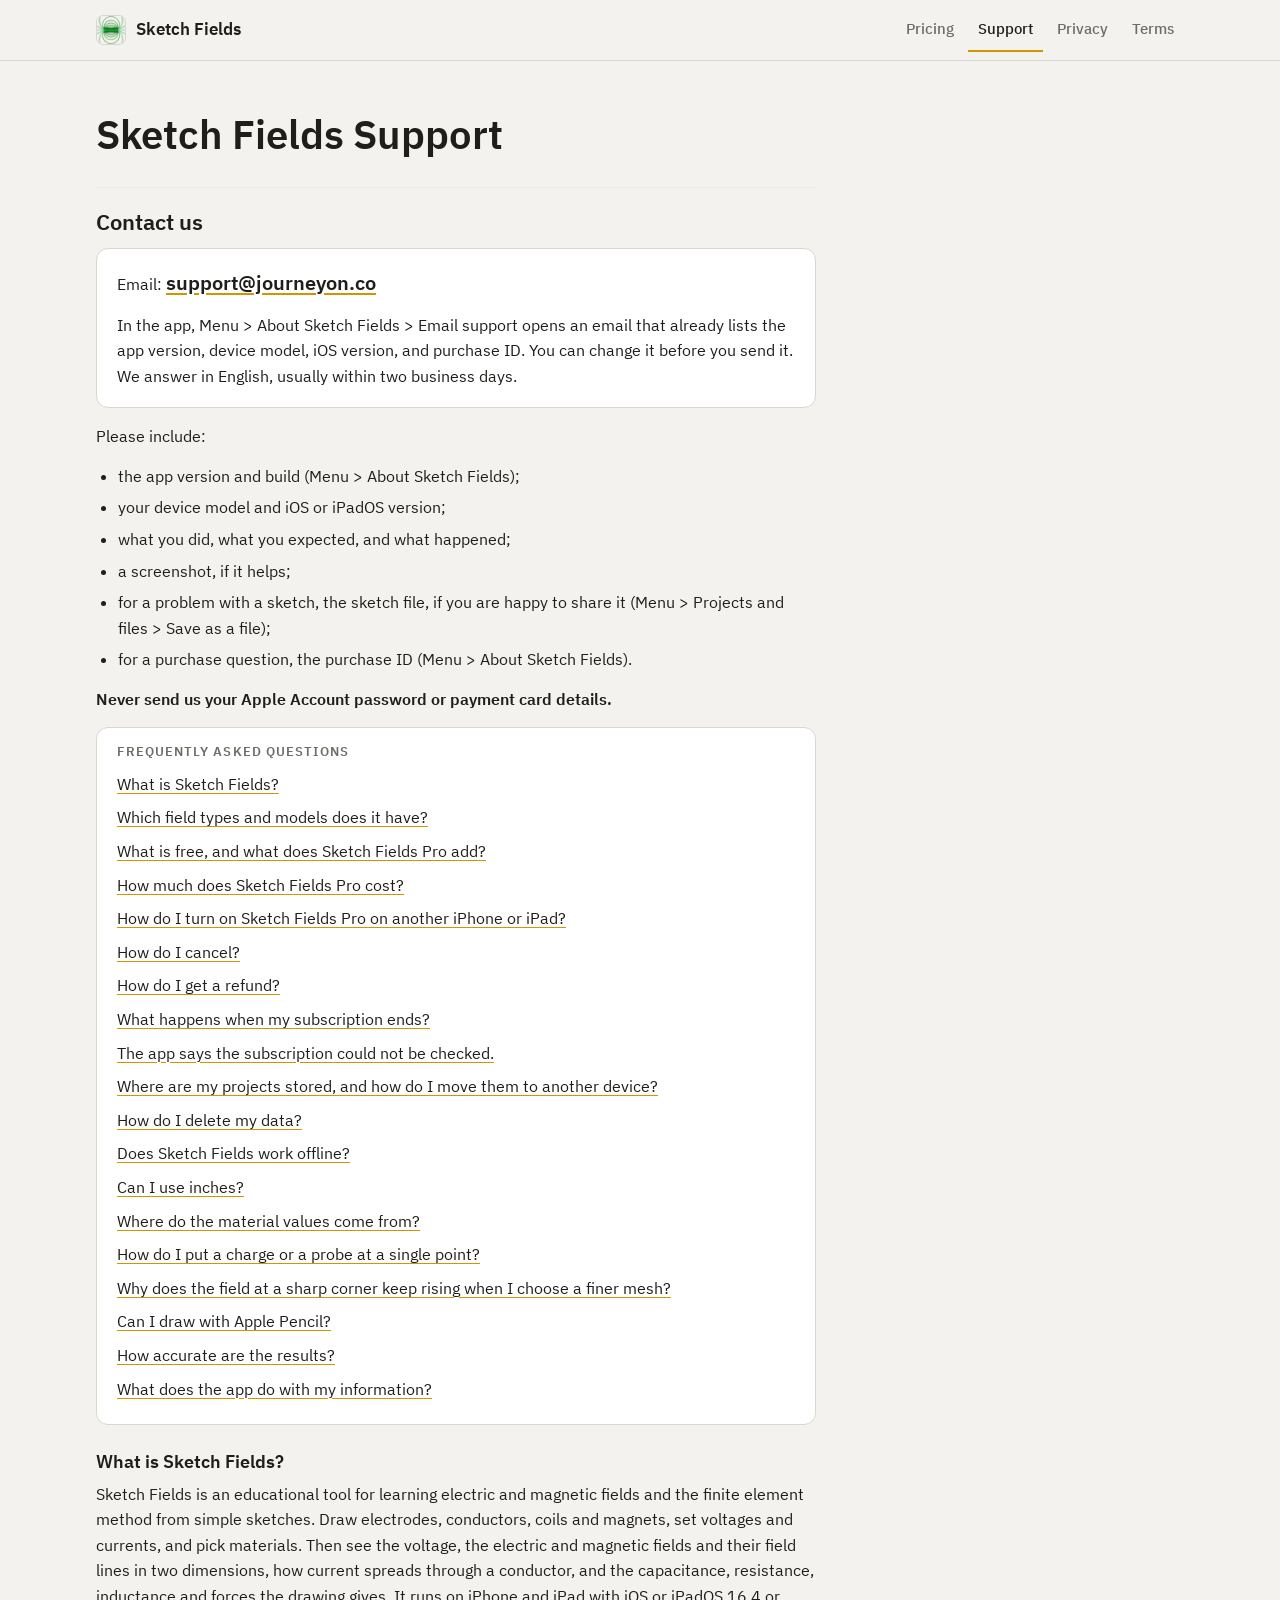
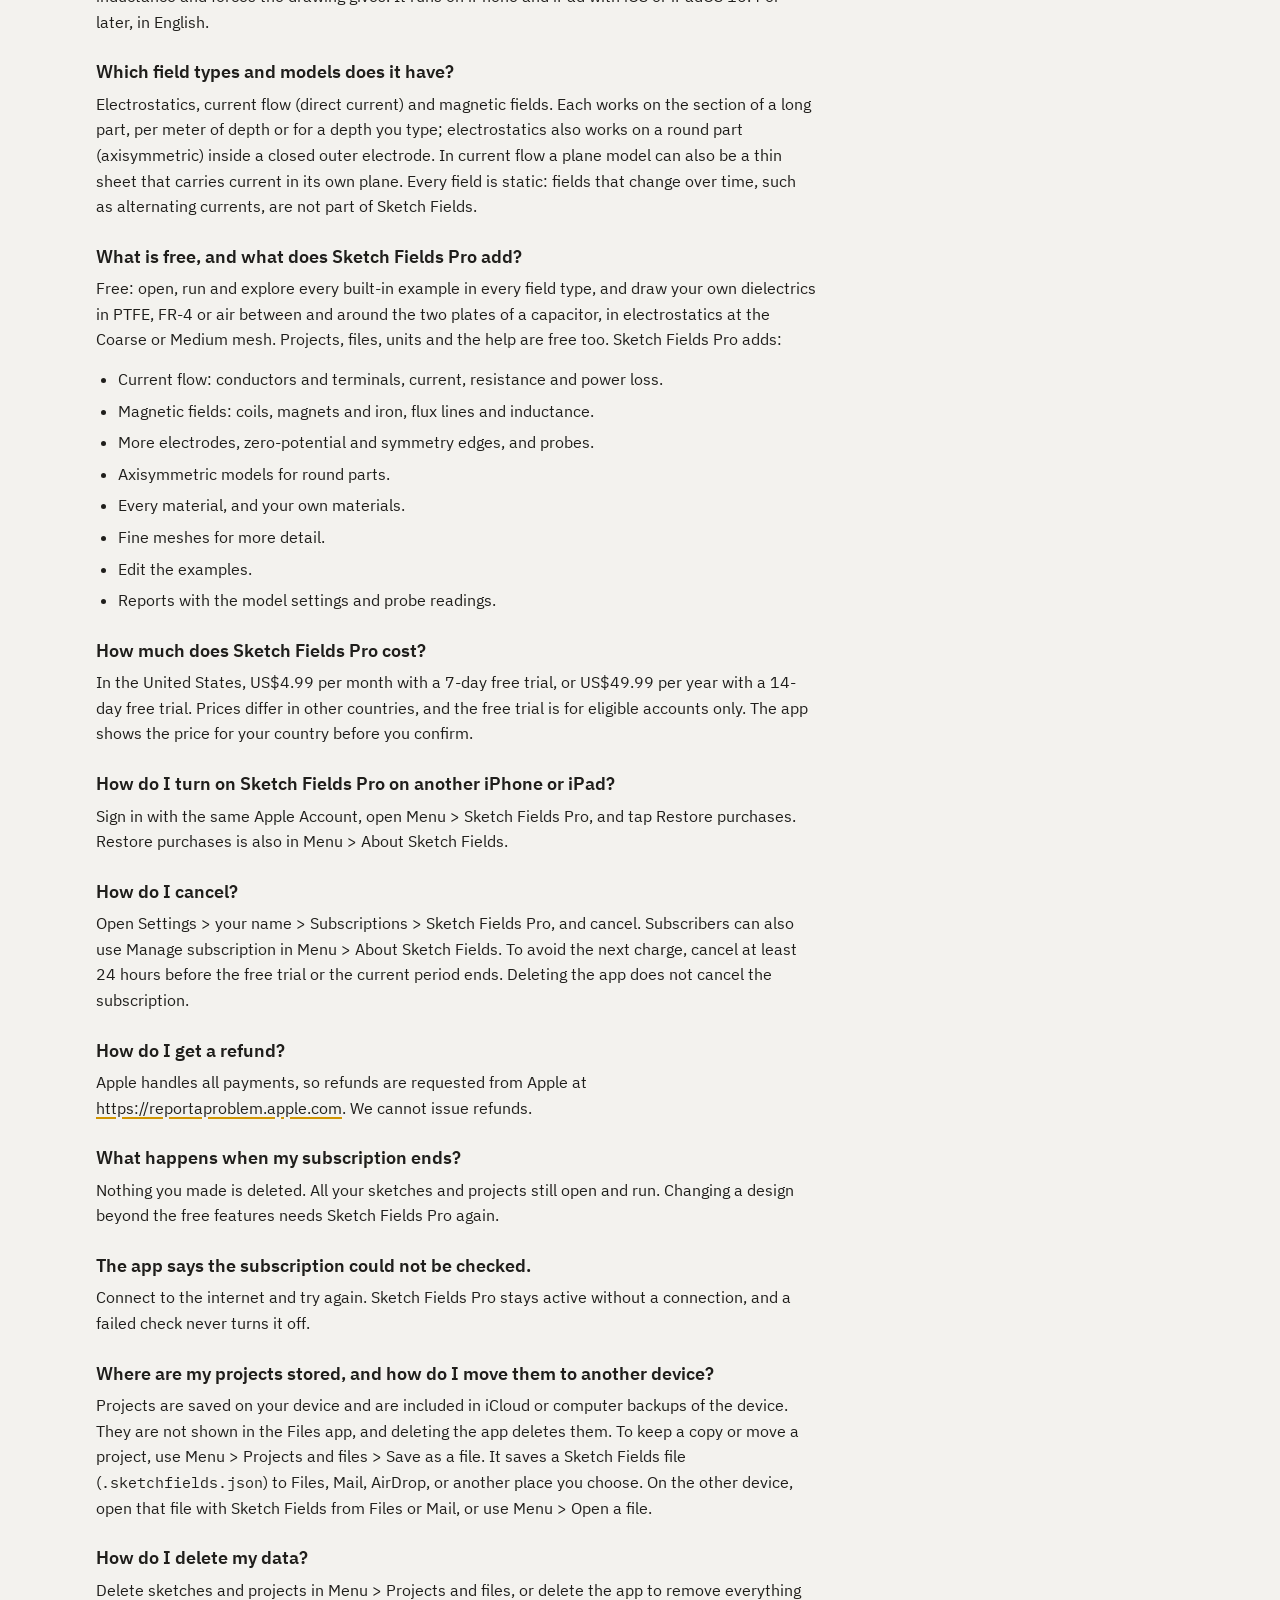
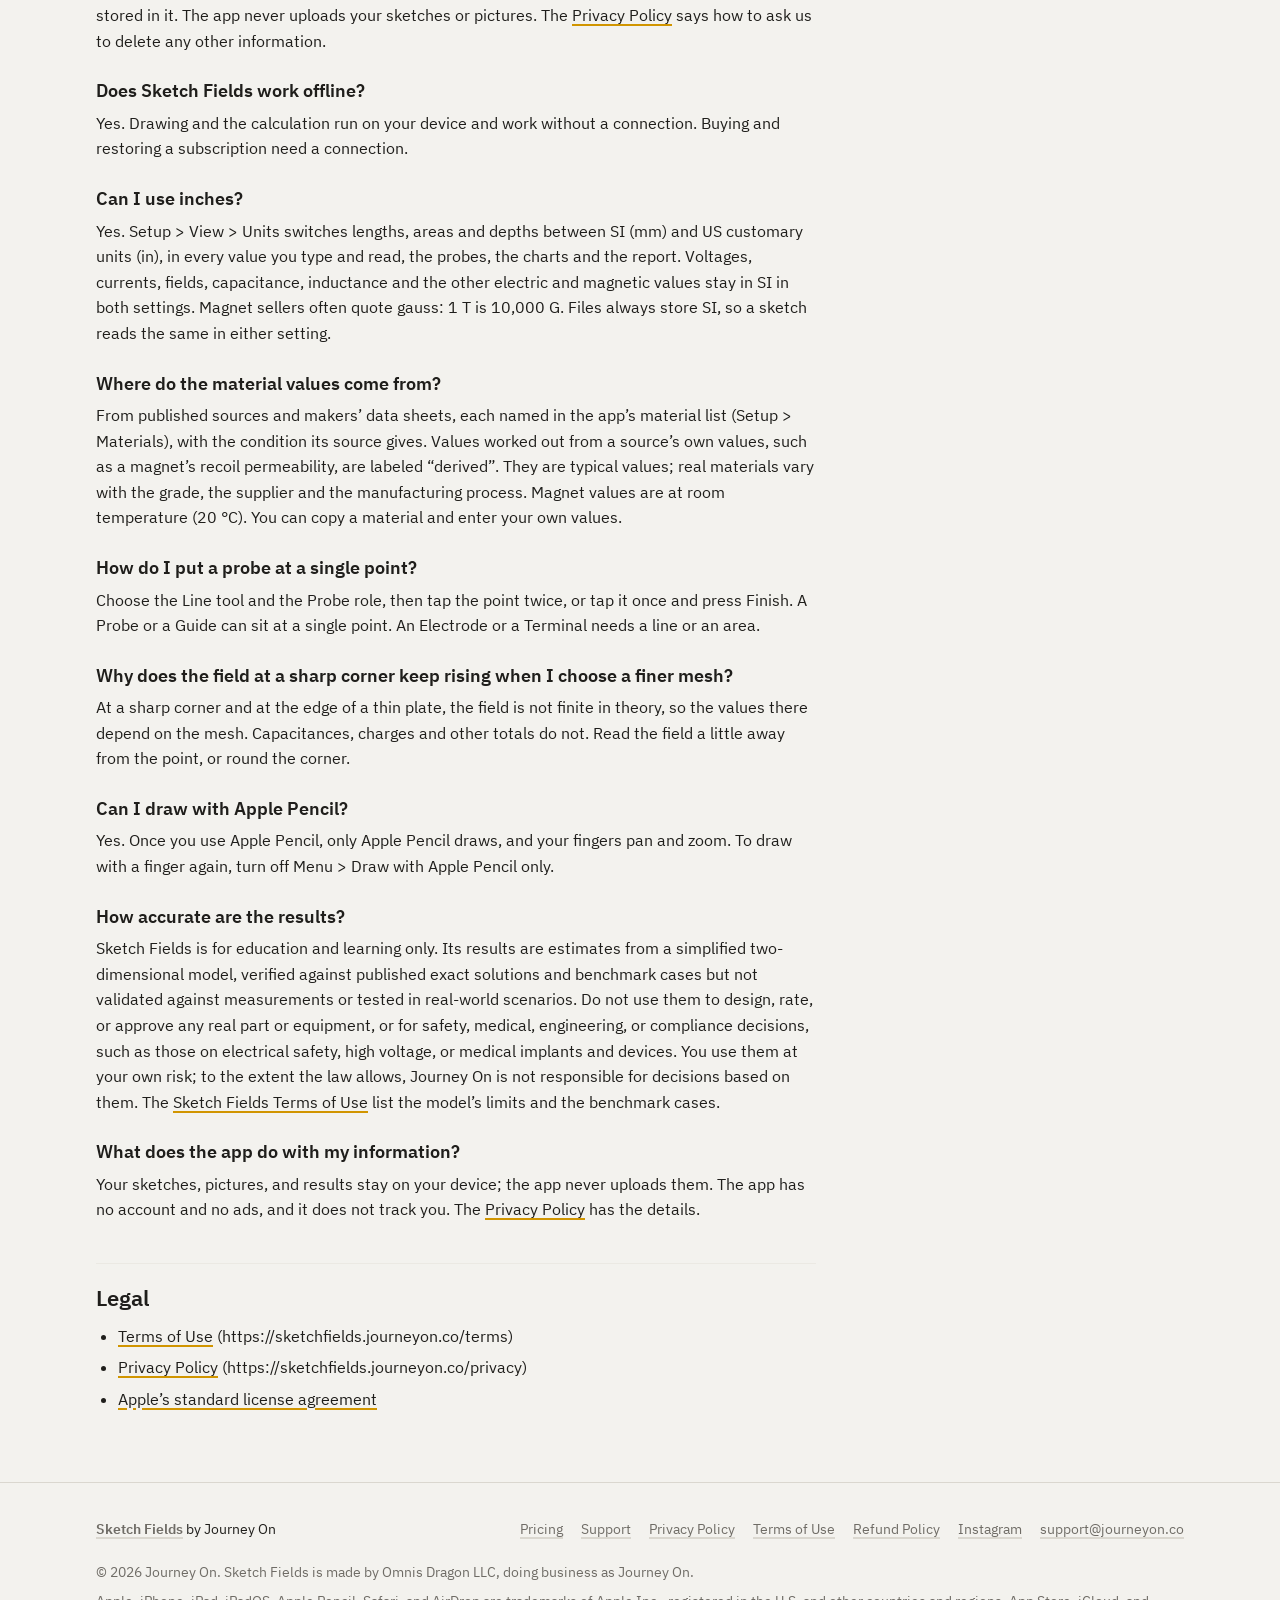
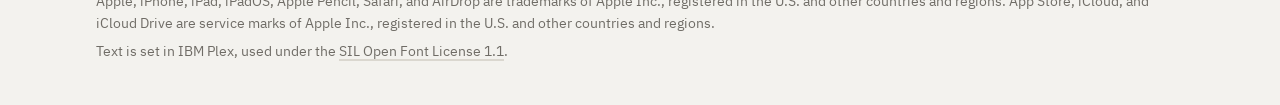
<file: support/index.html>
<!doctype html>
<html lang="en">
<head>
<meta charset="utf-8">
<meta name="viewport" content="width=device-width, initial-scale=1">
<meta http-equiv="Content-Security-Policy" content="default-src 'none'; script-src 'self'; style-src 'self'; font-src 'self'; img-src 'self'; media-src 'self'; base-uri 'none'; form-action 'none'">
<meta name="color-scheme" content="dark light">
<meta name="theme-color" content="#141413" media="(prefers-color-scheme: dark)">
<meta name="theme-color" content="#f3f2ee" media="(prefers-color-scheme: light)">
<title>Sketch Fields Support</title>
<meta name="description" content="Contact Sketch Fields support, and answers to common questions about the app and Sketch Fields Pro.">
<link rel="canonical" href="https://sketchfields.journeyon.co/support/">
<link rel="icon" type="image/png" sizes="32x32" href="../assets/favicon-32.png">
<link rel="apple-touch-icon" href="../assets/apple-touch-icon.png">
<link rel="stylesheet" href="../assets/site.css">
</head>
<body>
<a class="skip" href="#main">Skip to content</a>

<header class="site-head">
  <div class="wrap">
    <a class="brand" href="../"><img src="../assets/favicon-32.png" srcset="../assets/favicon-32.png 1x, ../assets/brand-96.png 3x" width="30" height="30" alt=""><span>Sketch Fields</span></a>
    <nav class="site-nav" aria-label="Main">
      <ul>
        <li><a href="../pricing/">Pricing</a></li>
        <li><a href="../support/" aria-current="page">Support</a></li>
        <li><a href="../privacy/">Privacy</a></li>
        <li><a href="../terms/">Terms</a></li>
      </ul>
    </nav>
  </div>
</header>

<main id="main" tabindex="-1">
  <div class="wrap">
    <article class="prose">
      <h1 class="page-title">Sketch Fields Support</h1>

      <h2 id="contact" class="first">Contact us</h2>
      <div class="contact-box">
        <p>Email: <a class="email" href="mailto:support@journeyon.co">support@journeyon.co</a></p>
        <p>In the app, Menu &gt; About Sketch Fields &gt; Email support opens an email that already lists the app version, device model, iOS version, and purchase ID. You can change it before you send it. We answer in English, usually within two business days.</p>
      </div>
      <p>Please include:</p>
      <ul>
        <li>the app version and build (Menu &gt; About Sketch Fields);</li>
        <li>your device model and iOS or iPadOS version;</li>
        <li>what you did, what you expected, and what happened;</li>
        <li>a screenshot, if it helps;</li>
        <li>for a problem with a sketch, the sketch file, if you are happy to share it (Menu &gt; Projects and files &gt; Save as a file);</li>
        <li>for a purchase question, the purchase ID (Menu &gt; About Sketch Fields).</li>
      </ul>
      <p><strong>Never send us your Apple Account password or payment card details.</strong></p>

      <nav class="toc" aria-labelledby="faq-toc">
        <h2 id="faq-toc">Frequently asked questions</h2>
        <ul>
          <li><a href="#what-is">What is Sketch Fields?</a></li>
          <li><a href="#field-types">Which field types and models does it have?</a></li>
          <li><a href="#free-pro">What is free, and what does Sketch Fields Pro add?</a></li>
          <li><a href="#cost">How much does Sketch Fields Pro cost?</a></li>
          <li><a href="#other-device">How do I turn on Sketch Fields Pro on another iPhone or iPad?</a></li>
          <li><a href="#cancel">How do I cancel?</a></li>
          <li><a href="#refund">How do I get a refund?</a></li>
          <li><a href="#ends">What happens when my subscription ends?</a></li>
          <li><a href="#not-checked">The app says the subscription could not be checked.</a></li>
          <li><a href="#projects">Where are my projects stored, and how do I move them to another device?</a></li>
          <li><a href="#delete-data">How do I delete my data?</a></li>
          <li><a href="#offline">Does Sketch Fields work offline?</a></li>
          <li><a href="#units">Can I use inches?</a></li>
          <li><a href="#materials">Where do the material values come from?</a></li>
          <li><a href="#point">How do I put a charge or a probe at a single point?</a></li>
          <li><a href="#singular">Why does the field at a sharp corner keep rising when I choose a finer mesh?</a></li>
          <li><a href="#pencil">Can I draw with Apple Pencil?</a></li>
          <li><a href="#accuracy">How accurate are the results?</a></li>
          <li><a href="#information">What does the app do with my information?</a></li>
        </ul>
      </nav>

      <div class="faq">
        <h3 id="what-is">What is Sketch Fields?</h3>
        <p>Sketch Fields is an educational tool for learning electric and magnetic fields and the finite element method from simple sketches. Draw electrodes, conductors, coils and magnets, set voltages and currents, and pick materials. Then see the voltage, the electric and magnetic fields and their field lines in two dimensions, how current spreads through a conductor, and the capacitance, resistance, inductance and forces the drawing gives. It runs on iPhone and iPad with iOS or iPadOS 16.4 or later, in English.</p>

        <h3 id="field-types">Which field types and models does it have?</h3>
        <p>Electrostatics, current flow (direct current) and magnetic fields. Each works on the section of a long part, per meter of depth or for a depth you type; electrostatics also works on a round part (axisymmetric) inside a closed outer electrode. In current flow a plane model can also be a thin sheet that carries current in its own plane. Every field is static: fields that change over time, such as alternating currents, are not part of Sketch Fields.</p>

        <h3 id="free-pro">What is free, and what does Sketch Fields Pro add?</h3>
        <p>Free: open, run and explore every built-in example in every field type, and draw your own dielectrics in PTFE, FR-4 or air between and around the two plates of a capacitor, in electrostatics at the Coarse or Medium mesh. Projects, files, units and the help are free too. Sketch Fields Pro adds:</p>
        <ul>
          <li>Current flow: conductors and terminals, current, resistance and power loss.</li>
          <li>Magnetic fields: coils, magnets and iron, flux lines and inductance.</li>
          <li>More electrodes, zero-potential and symmetry edges, and probes.</li>
          <li>Axisymmetric models for round parts.</li>
          <li>Every material, and your own materials.</li>
          <li>Fine meshes for more detail.</li>
          <li>Edit the examples.</li>
          <li>Reports with the model settings and probe readings.</li>
        </ul>

        <h3 id="cost">How much does Sketch Fields Pro cost?</h3>
        <p>In the United States, US$4.99 per month with a 7-day free trial, or US$49.99 per year with a 14-day free trial. Prices differ in other countries, and the free trial is for eligible accounts only. The app shows the price for your country before you confirm.</p>

        <h3 id="other-device">How do I turn on Sketch Fields Pro on another iPhone or iPad?</h3>
        <p>Sign in with the same Apple Account, open Menu &gt; Sketch Fields Pro, and tap Restore purchases. Restore purchases is also in Menu &gt; About Sketch Fields.</p>

        <h3 id="cancel">How do I cancel?</h3>
        <p>Open Settings &gt; your name &gt; Subscriptions &gt; Sketch Fields Pro, and cancel. Subscribers can also use Manage subscription in Menu &gt; About Sketch Fields. To avoid the next charge, cancel at least 24 hours before the free trial or the current period ends. Deleting the app does not cancel the subscription.</p>

        <h3 id="refund">How do I get a refund?</h3>
        <p>Apple handles all payments, so refunds are requested from Apple at <a href="https://reportaproblem.apple.com">https://reportaproblem.apple.com</a>. We cannot issue refunds.</p>

        <h3 id="ends">What happens when my subscription ends?</h3>
        <p>Nothing you made is deleted. All your sketches and projects still open and run. Changing a design beyond the free features needs Sketch Fields Pro again.</p>

        <h3 id="not-checked">The app says the subscription could not be checked.</h3>
        <p>Connect to the internet and try again. Sketch Fields Pro stays active without a connection, and a failed check never turns it off.</p>

        <h3 id="projects">Where are my projects stored, and how do I move them to another device?</h3>
        <p>Projects are saved on your device and are included in iCloud or computer backups of the device. They are not shown in the Files app, and deleting the app deletes them. To keep a copy or move a project, use Menu &gt; Projects and files &gt; Save as a file. It saves a Sketch Fields file (<span class="mono">.sketchfields.json</span>) to Files, Mail, AirDrop, or another place you choose. On the other device, open that file with Sketch Fields from Files or Mail, or use Menu &gt; Open a file.</p>

        <h3 id="delete-data">How do I delete my data?</h3>
        <p>Delete sketches and projects in Menu &gt; Projects and files, or delete the app to remove everything stored in it. The app never uploads your sketches or pictures. The <a href="../privacy/#rights">Privacy Policy</a> says how to ask us to delete any other information.</p>

        <h3 id="offline">Does Sketch Fields work offline?</h3>
        <p>Yes. Drawing and the calculation run on your device and work without a connection. Buying and restoring a subscription need a connection.</p>

        <h3 id="units">Can I use inches?</h3>
        <p>Yes. Setup &gt; View &gt; Units switches lengths, areas and depths between SI (mm) and US customary units (in), in every value you type and read, the probes, the charts and the report. Voltages, currents, fields, capacitance, inductance and the other electric and magnetic values stay in SI in both settings. Magnet sellers often quote gauss: 1 T is 10,000 G. Files always store SI, so a sketch reads the same in either setting.</p>

        <h3 id="materials">Where do the material values come from?</h3>
        <p>From published sources and makers’ data sheets, each named in the app’s material list (Setup &gt; Materials), with the condition its source gives. Values worked out from a source’s own values, such as a magnet’s recoil permeability, are labeled “derived”. They are typical values; real materials vary with the grade, the supplier and the manufacturing process. Magnet values are at room temperature (20 °C). You can copy a material and enter your own values.</p>

        <h3 id="point">How do I put a probe at a single point?</h3>
        <p>Choose the Line tool and the Probe role, then tap the point twice, or tap it once and press Finish. A Probe or a Guide can sit at a single point. An Electrode or a Terminal needs a line or an area.</p>

        <h3 id="singular">Why does the field at a sharp corner keep rising when I choose a finer mesh?</h3>
        <p>At a sharp corner and at the edge of a thin plate, the field is not finite in theory, so the values there depend on the mesh. Capacitances, charges and other totals do not. Read the field a little away from the point, or round the corner.</p>

        <h3 id="pencil">Can I draw with Apple Pencil?</h3>
        <p>Yes. Once you use Apple Pencil, only Apple Pencil draws, and your fingers pan and zoom. To draw with a finger again, turn off Menu &gt; Draw with Apple Pencil only.</p>

        <h3 id="accuracy">How accurate are the results?</h3>
        <p>Sketch Fields is for education and learning only. Its results are estimates from a simplified two-dimensional model, verified against published exact solutions and benchmark cases but not validated against measurements or tested in real-world scenarios. Do not use them to design, rate, or approve any real part or equipment, or for safety, medical, engineering, or compliance decisions, such as those on electrical safety, high voltage, or medical implants and devices. You use them at your own risk; to the extent the law allows, Journey On is not responsible for decisions based on them. The <a href="../terms/#accuracy">Sketch Fields Terms of Use</a> list the model’s limits and the benchmark cases.</p>

        <h3 id="information">What does the app do with my information?</h3>
        <p>Your sketches, pictures, and results stay on your device; the app never uploads them. The app has no account and no ads, and it does not track you. The <a href="../privacy/">Privacy Policy</a> has the details.</p>
      </div>

      <h2 id="legal">Legal</h2>
      <ul>
        <li><a href="../terms/">Terms of Use</a> (https://sketchfields.journeyon.co/terms)</li>
        <li><a href="../privacy/">Privacy Policy</a> (https://sketchfields.journeyon.co/privacy)</li>
        <li><a href="https://www.apple.com/legal/internet-services/itunes/dev/stdeula/">Apple’s standard license agreement</a></li>
      </ul>
    </article>
  </div>
</main>

<footer class="site-foot">
  <div class="wrap">
    <div class="foot-top">
      <p class="foot-brand"><a href="../"><strong>Sketch Fields</strong></a> by Journey On</p>
      <nav aria-label="Footer">
        <ul class="foot-links">
          <li><a href="../pricing/">Pricing</a></li>
          <li><a href="../support/">Support</a></li>
          <li><a href="../privacy/">Privacy Policy</a></li>
          <li><a href="../terms/">Terms of Use</a></li>
          <li><a href="../refunds/">Refund Policy</a></li>
          <li><a href="https://www.instagram.com/journeyon_co/">Instagram</a></li>
          <li><a href="mailto:support@journeyon.co">support@journeyon.co</a></li>
        </ul>
      </nav>
    </div>
    <p>© 2026 Journey On. Sketch Fields is made by Omnis Dragon LLC, doing business as Journey On.</p>
    <p>Apple, iPhone, iPad, iPadOS, Apple Pencil, Safari, and AirDrop are trademarks of Apple Inc., registered in the U.S. and other countries and regions. App Store, iCloud, and iCloud Drive are service marks of Apple Inc., registered in the U.S. and other countries and regions.</p>
    <p>Text is set in IBM Plex, used under the <a href="../fonts/LICENSE.txt">SIL Open Font License 1.1</a>.</p>
  </div>
</footer>
</body>
</html>
</file>
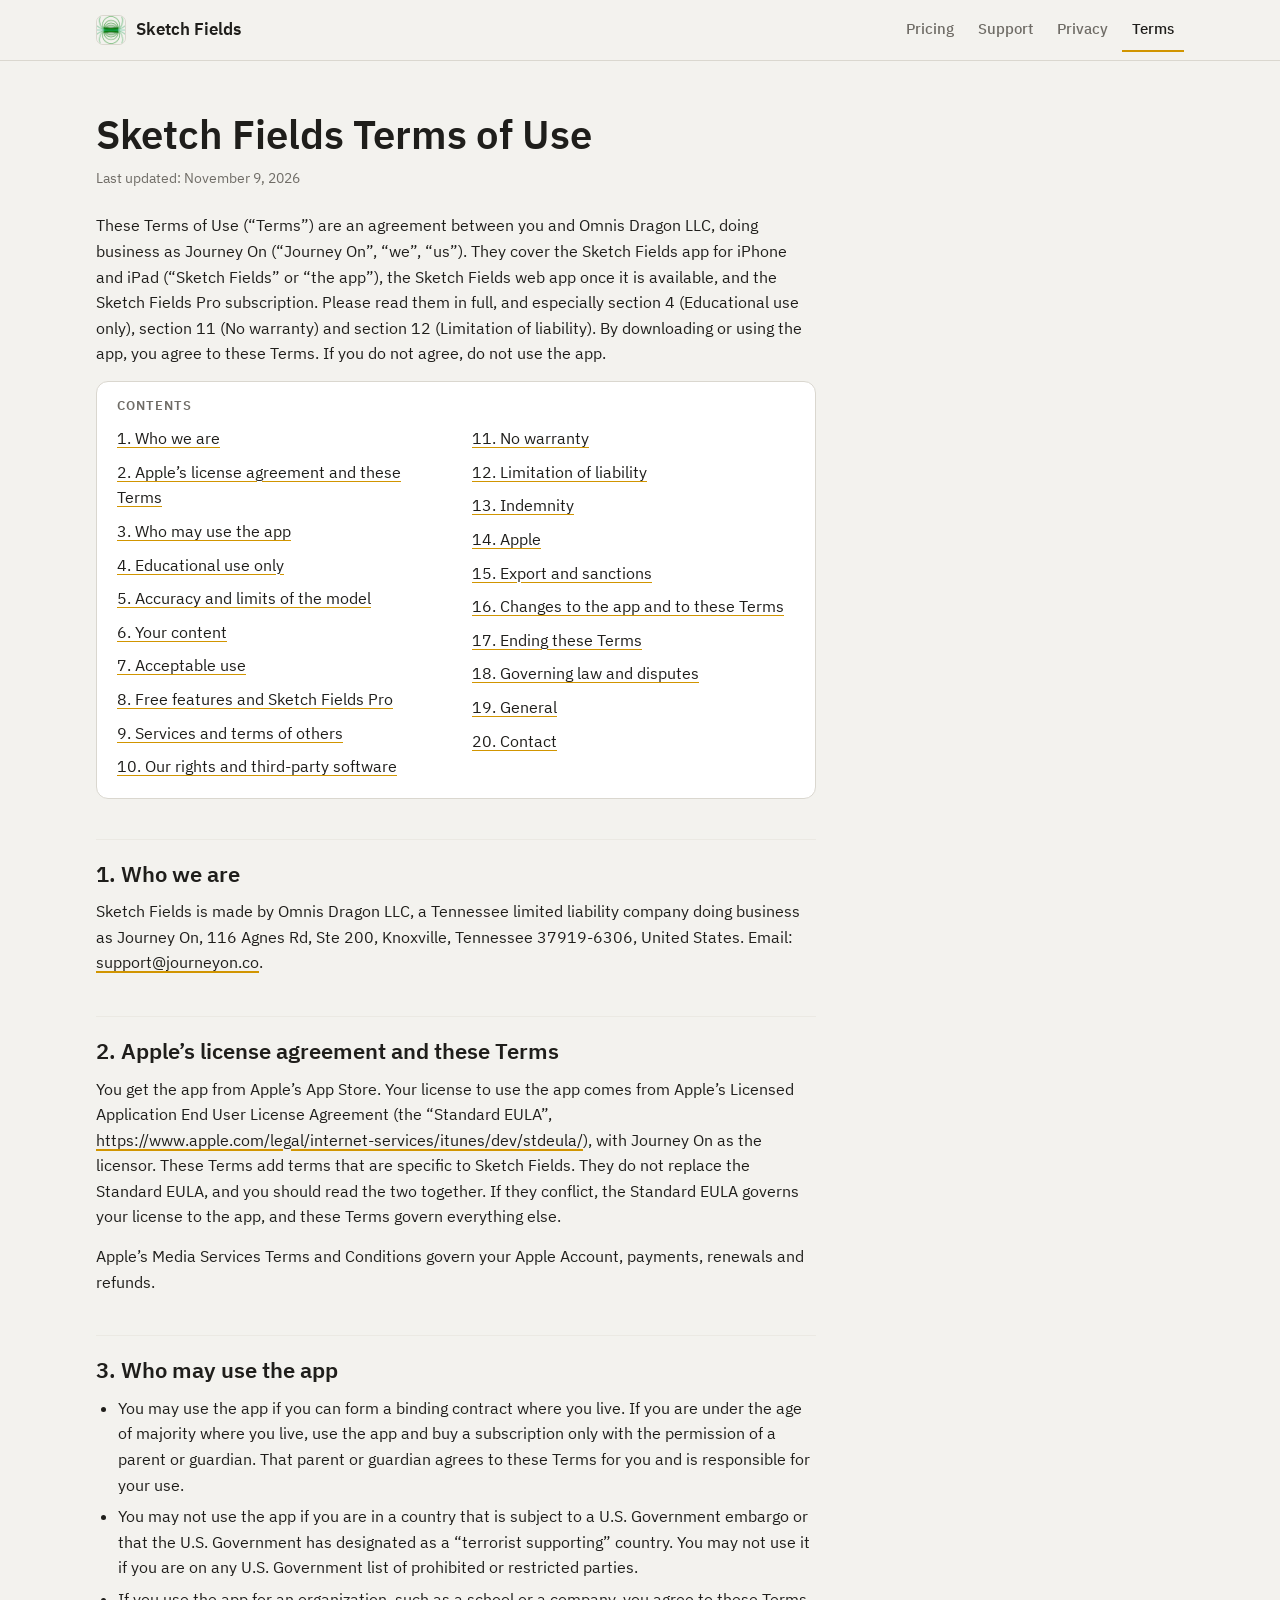
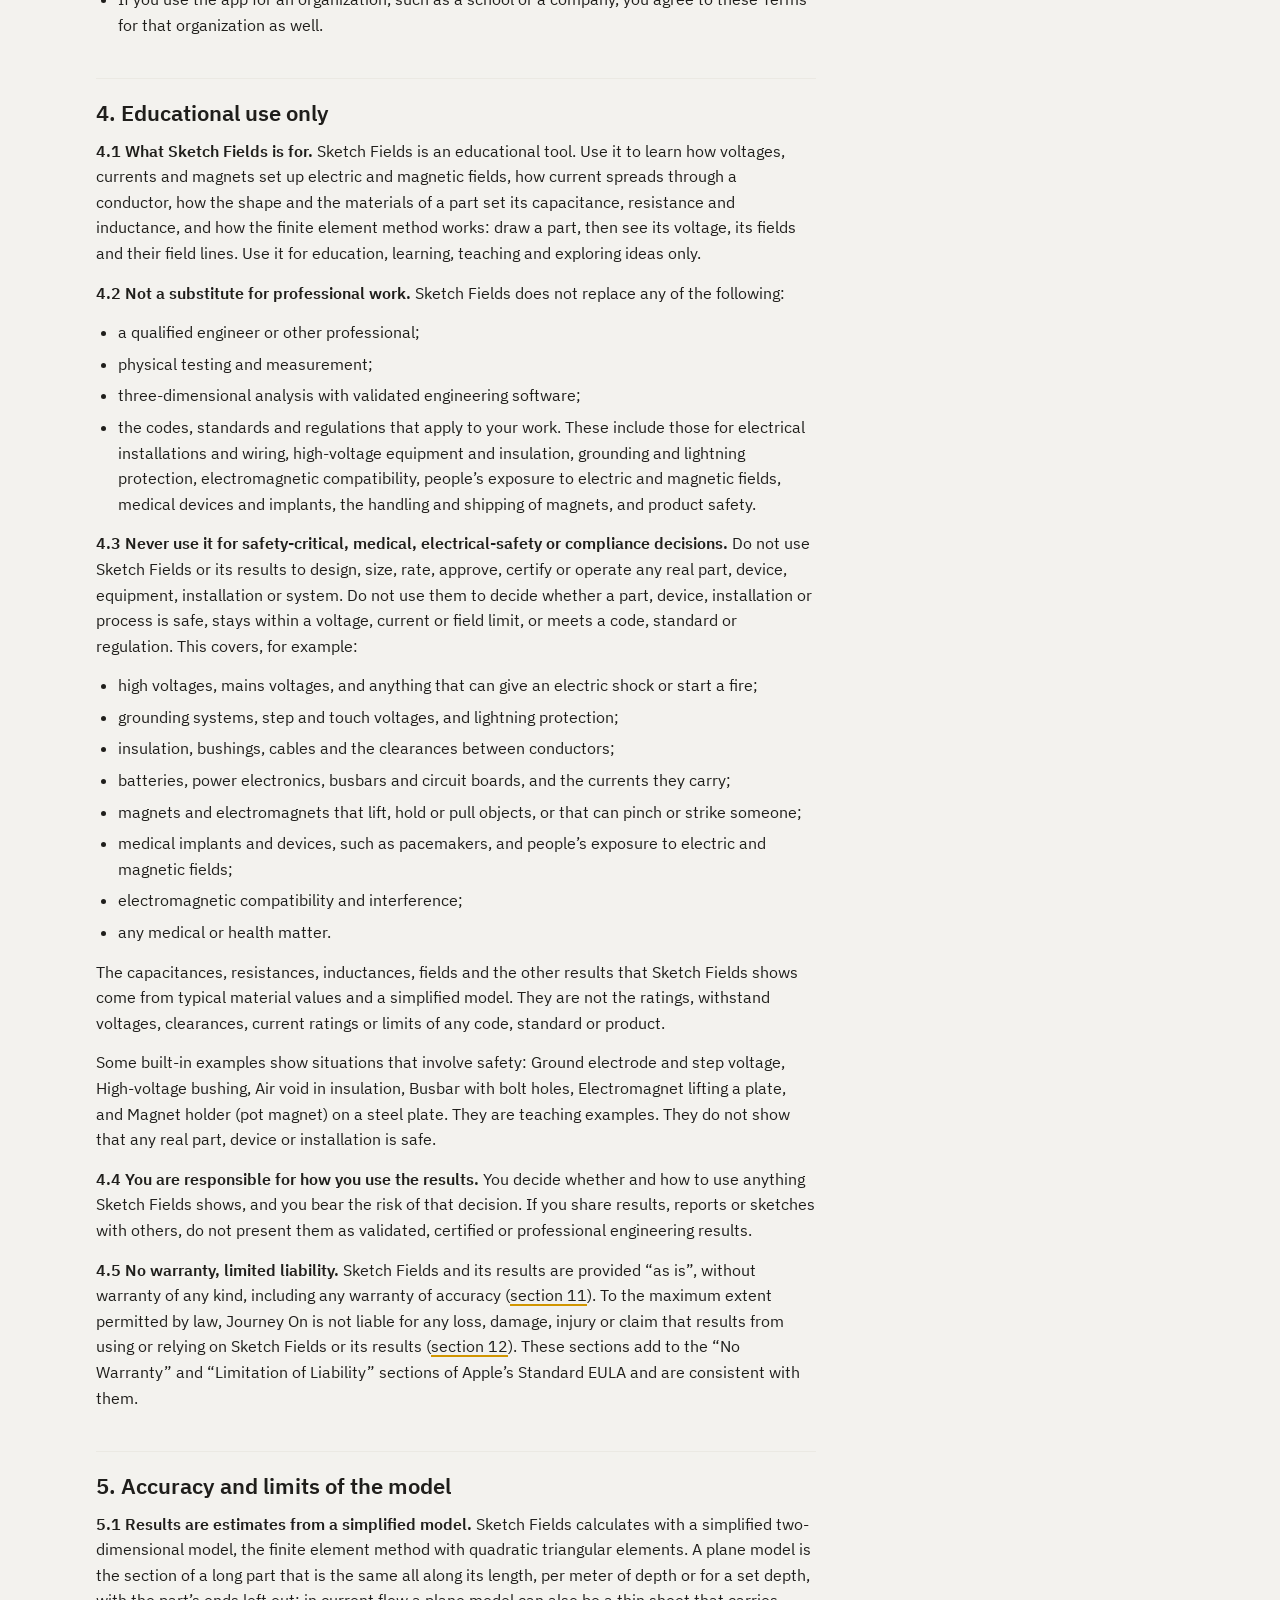
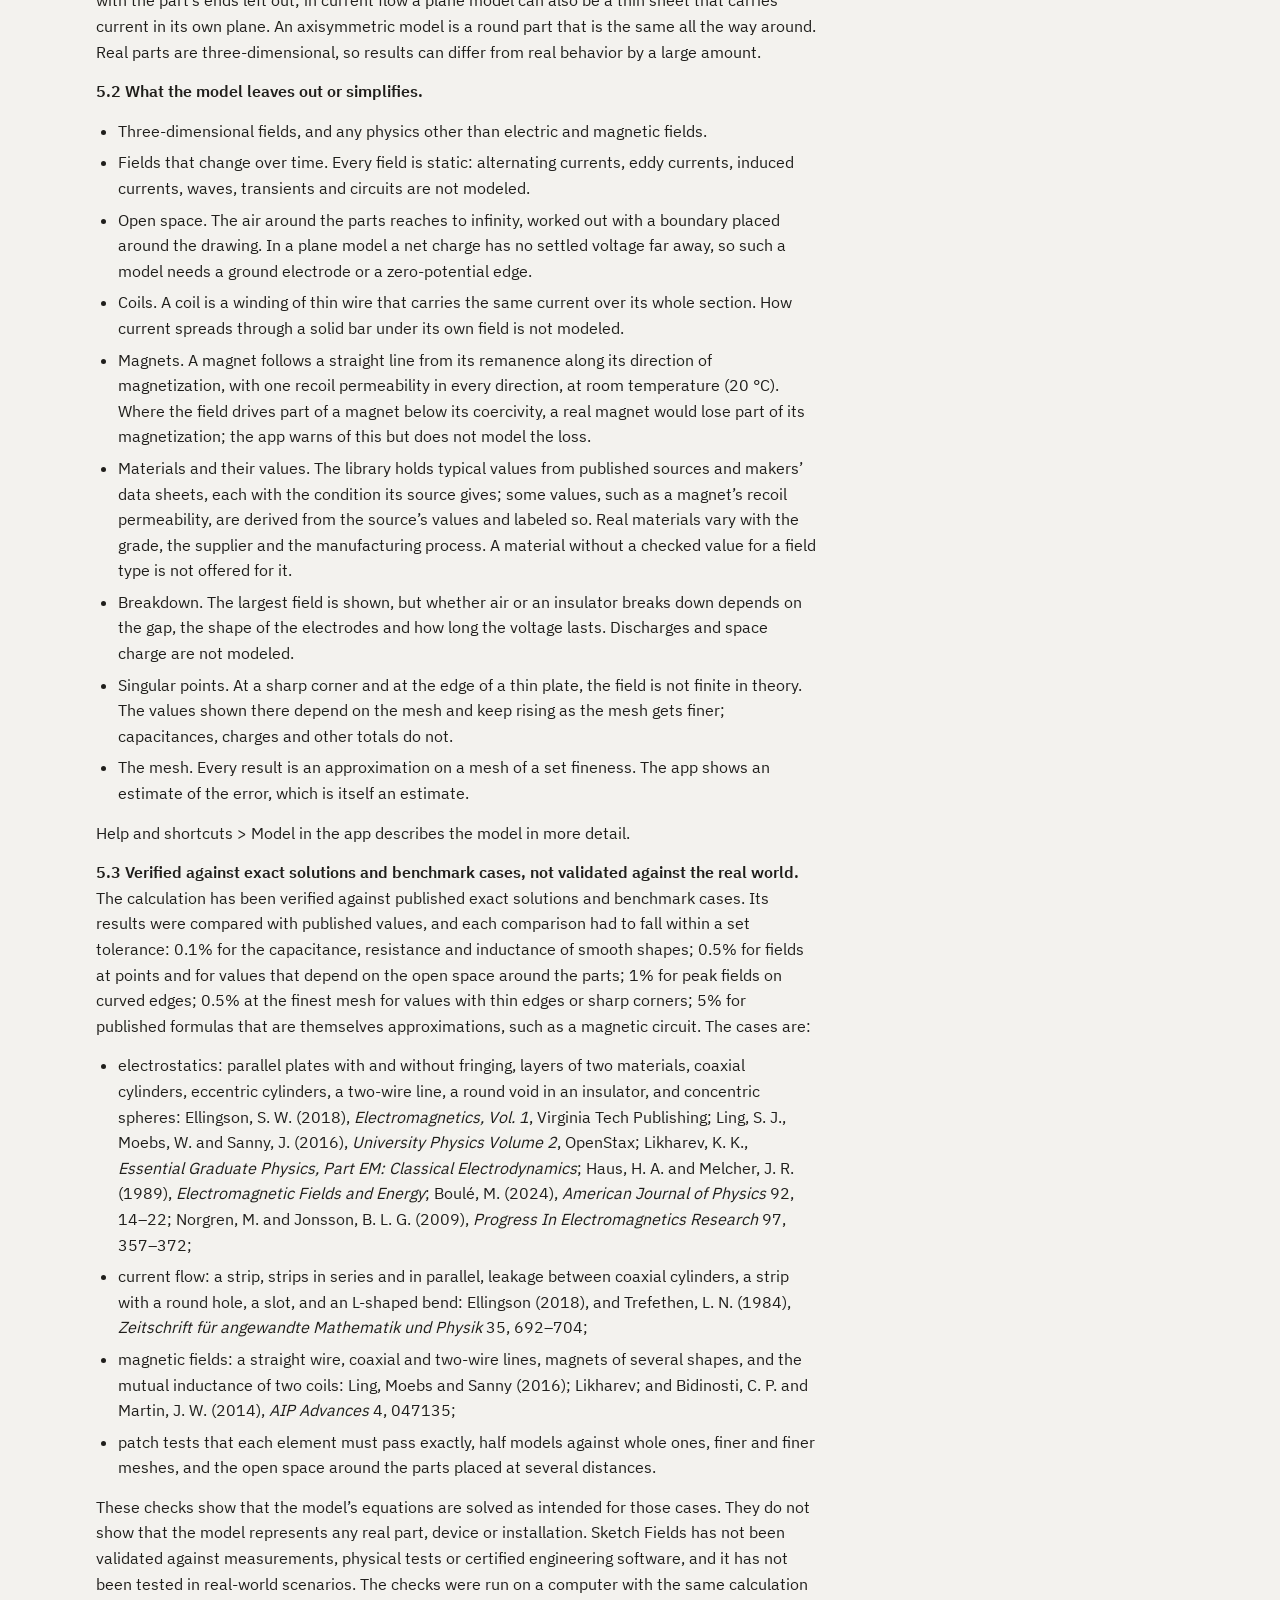
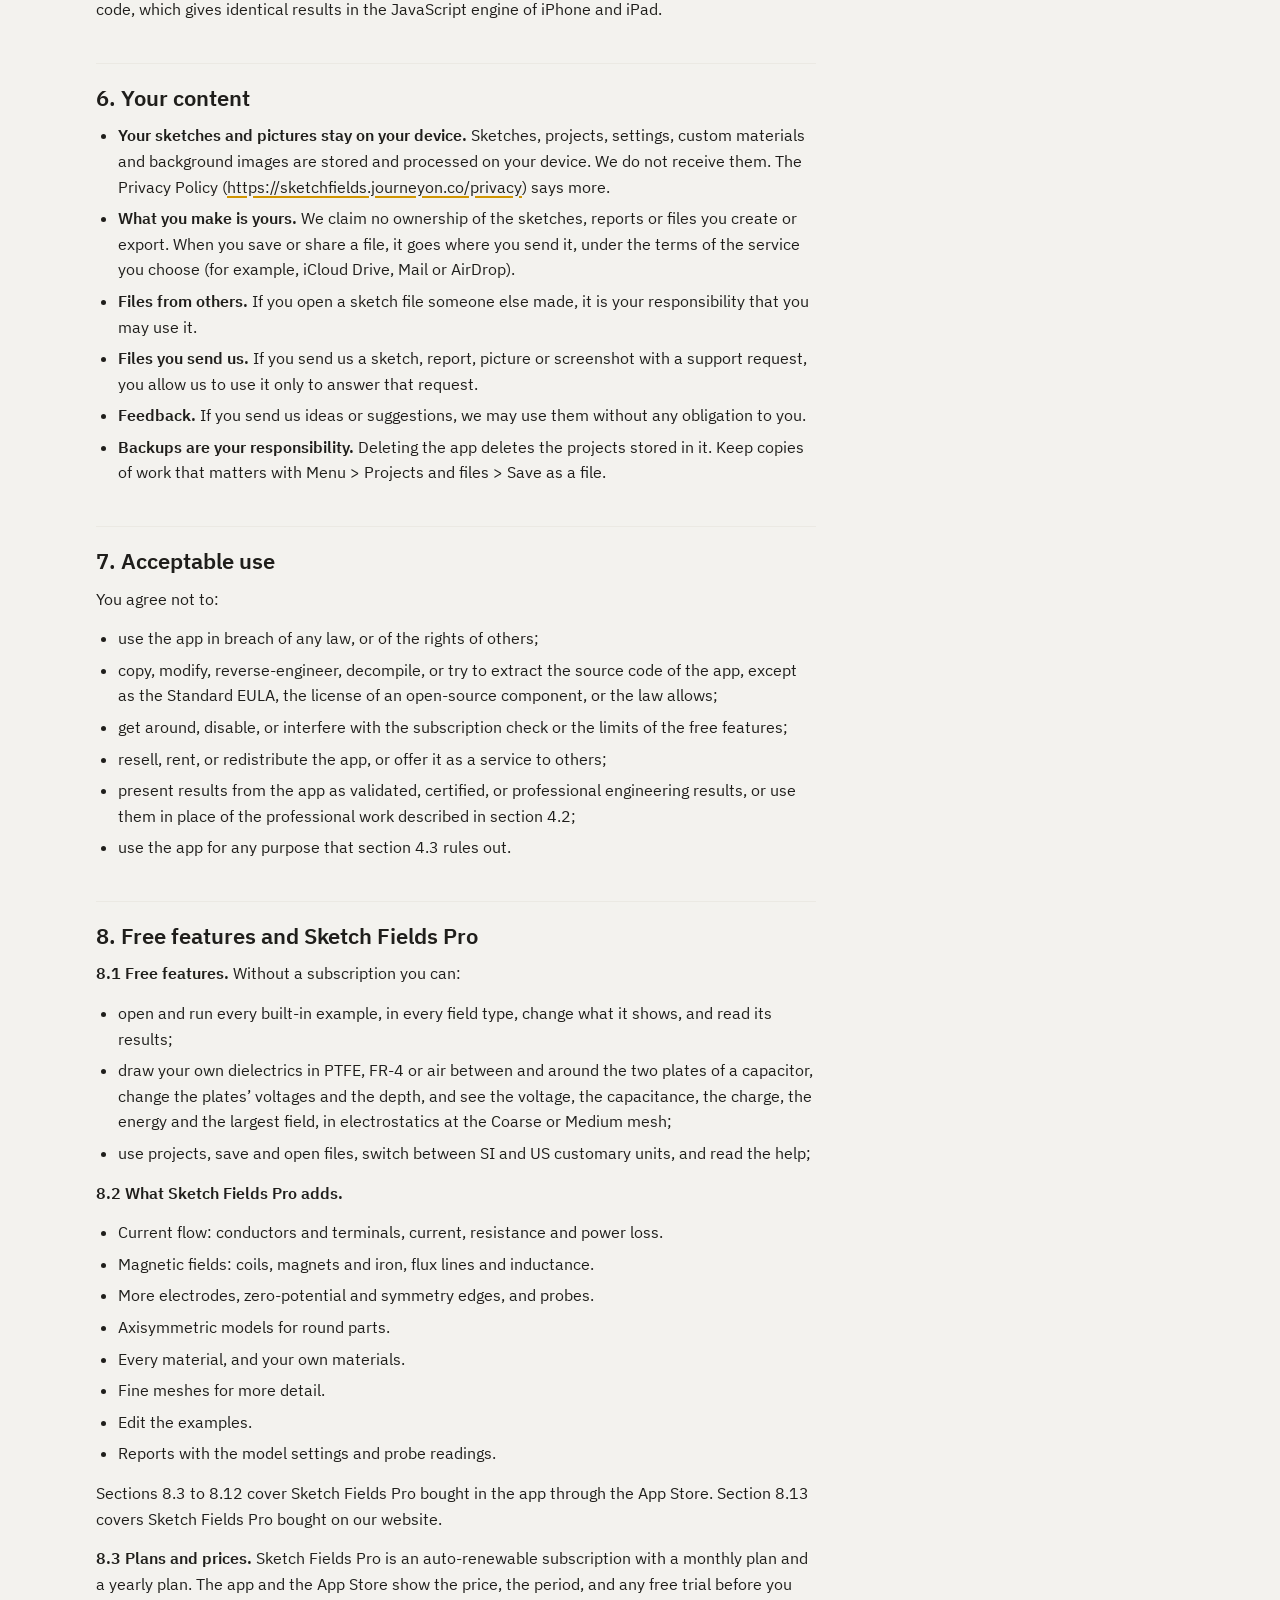
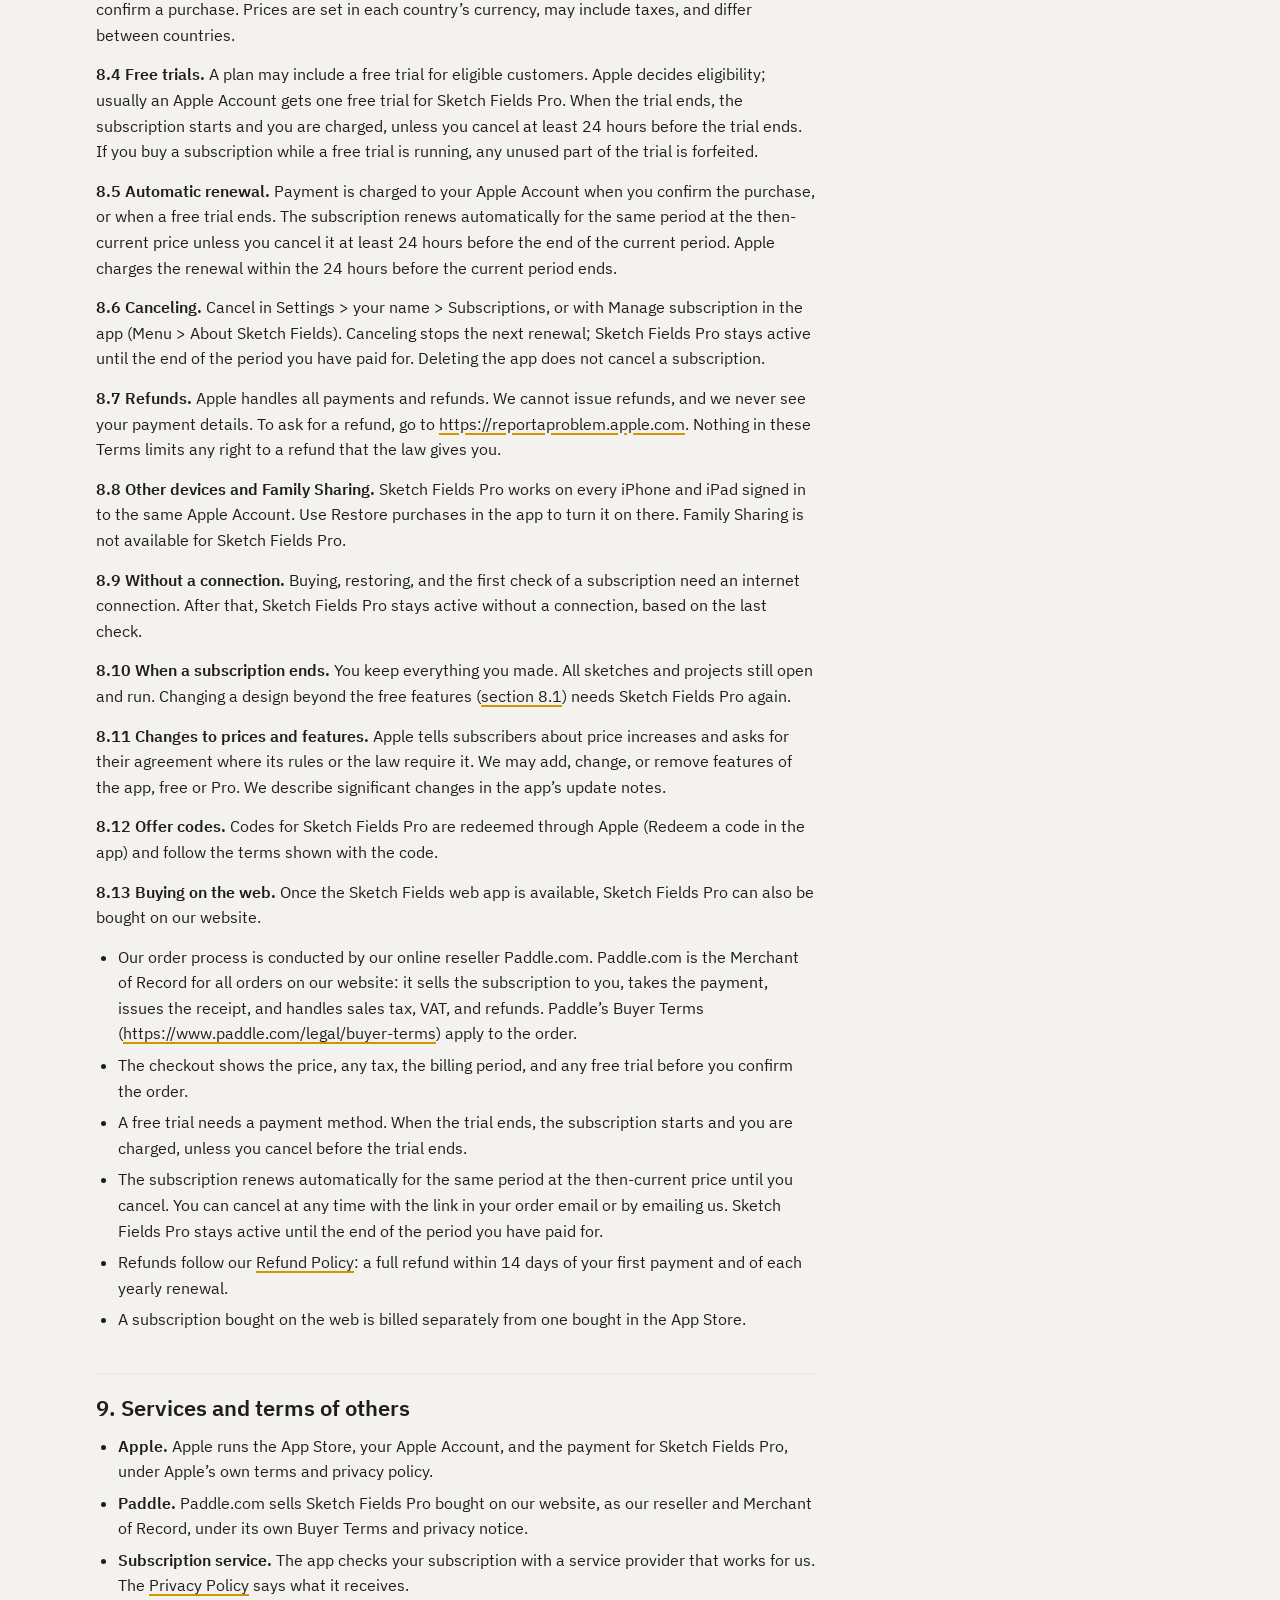
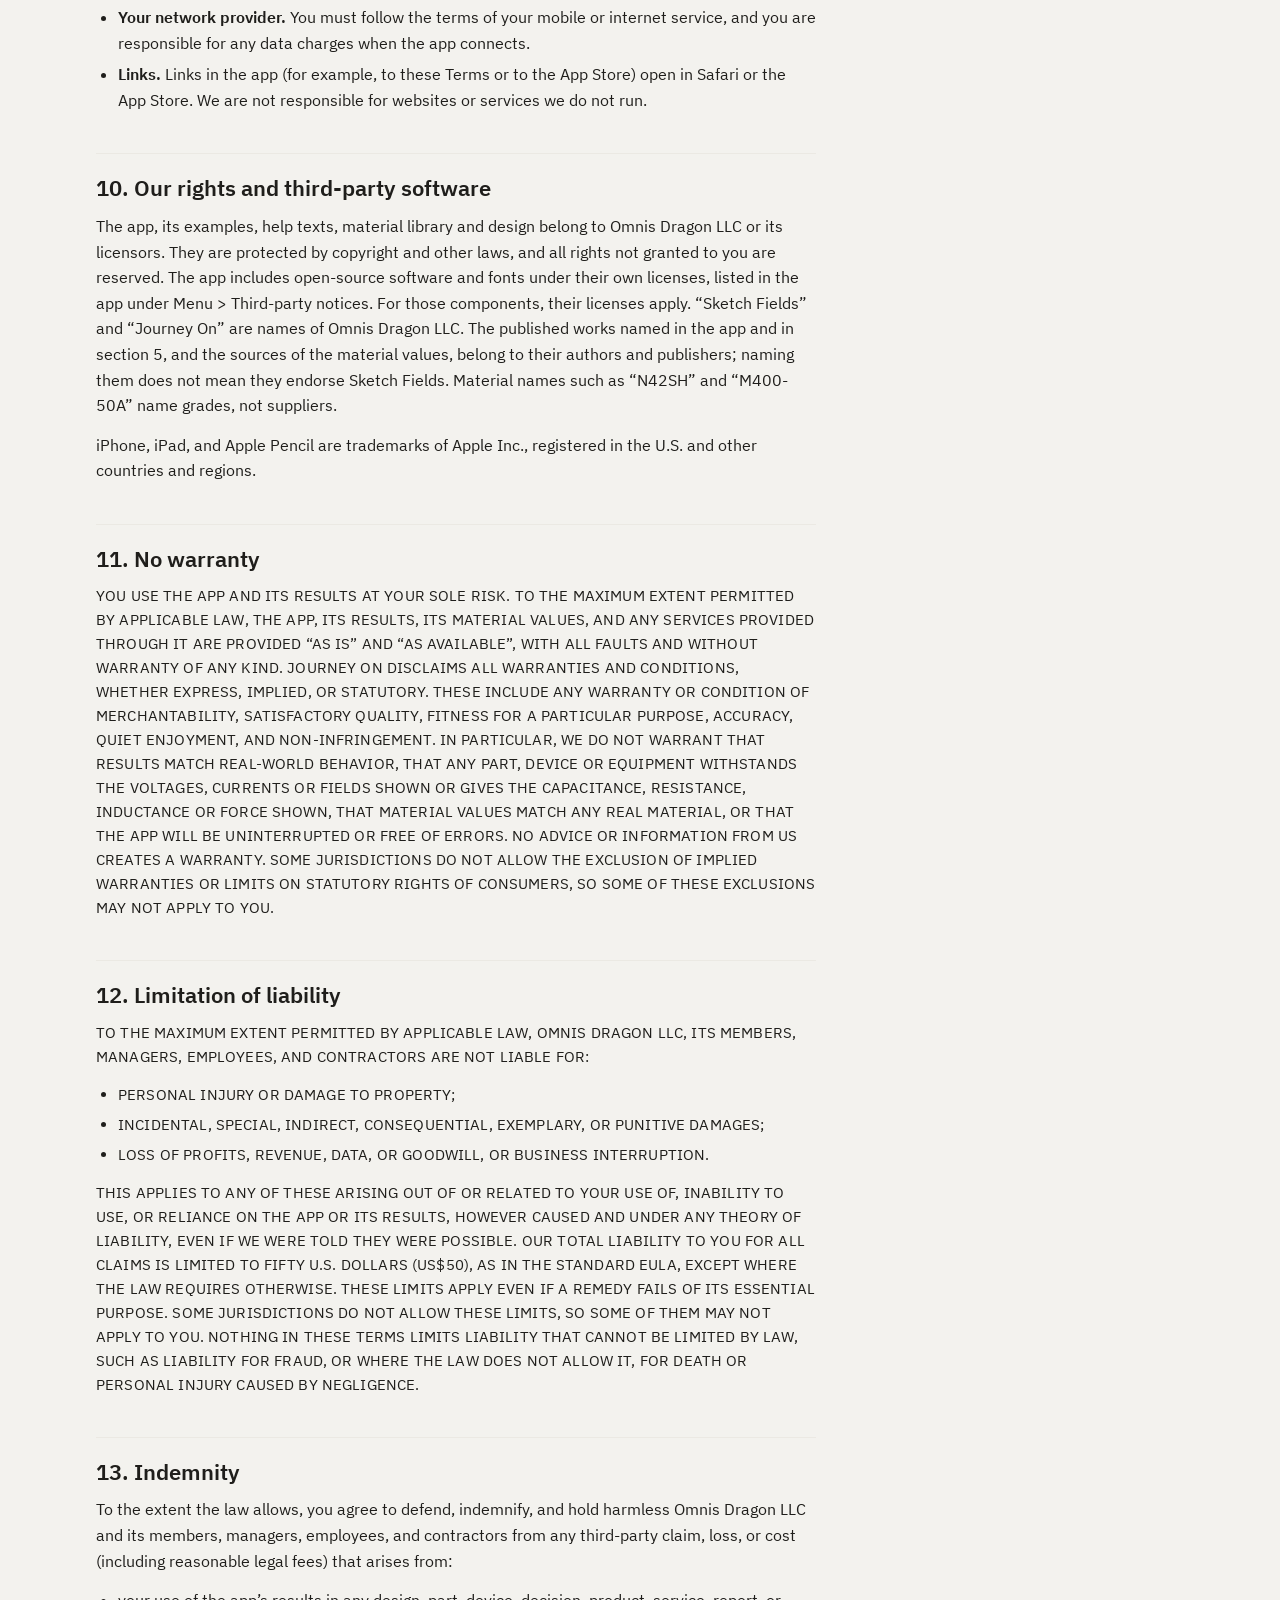
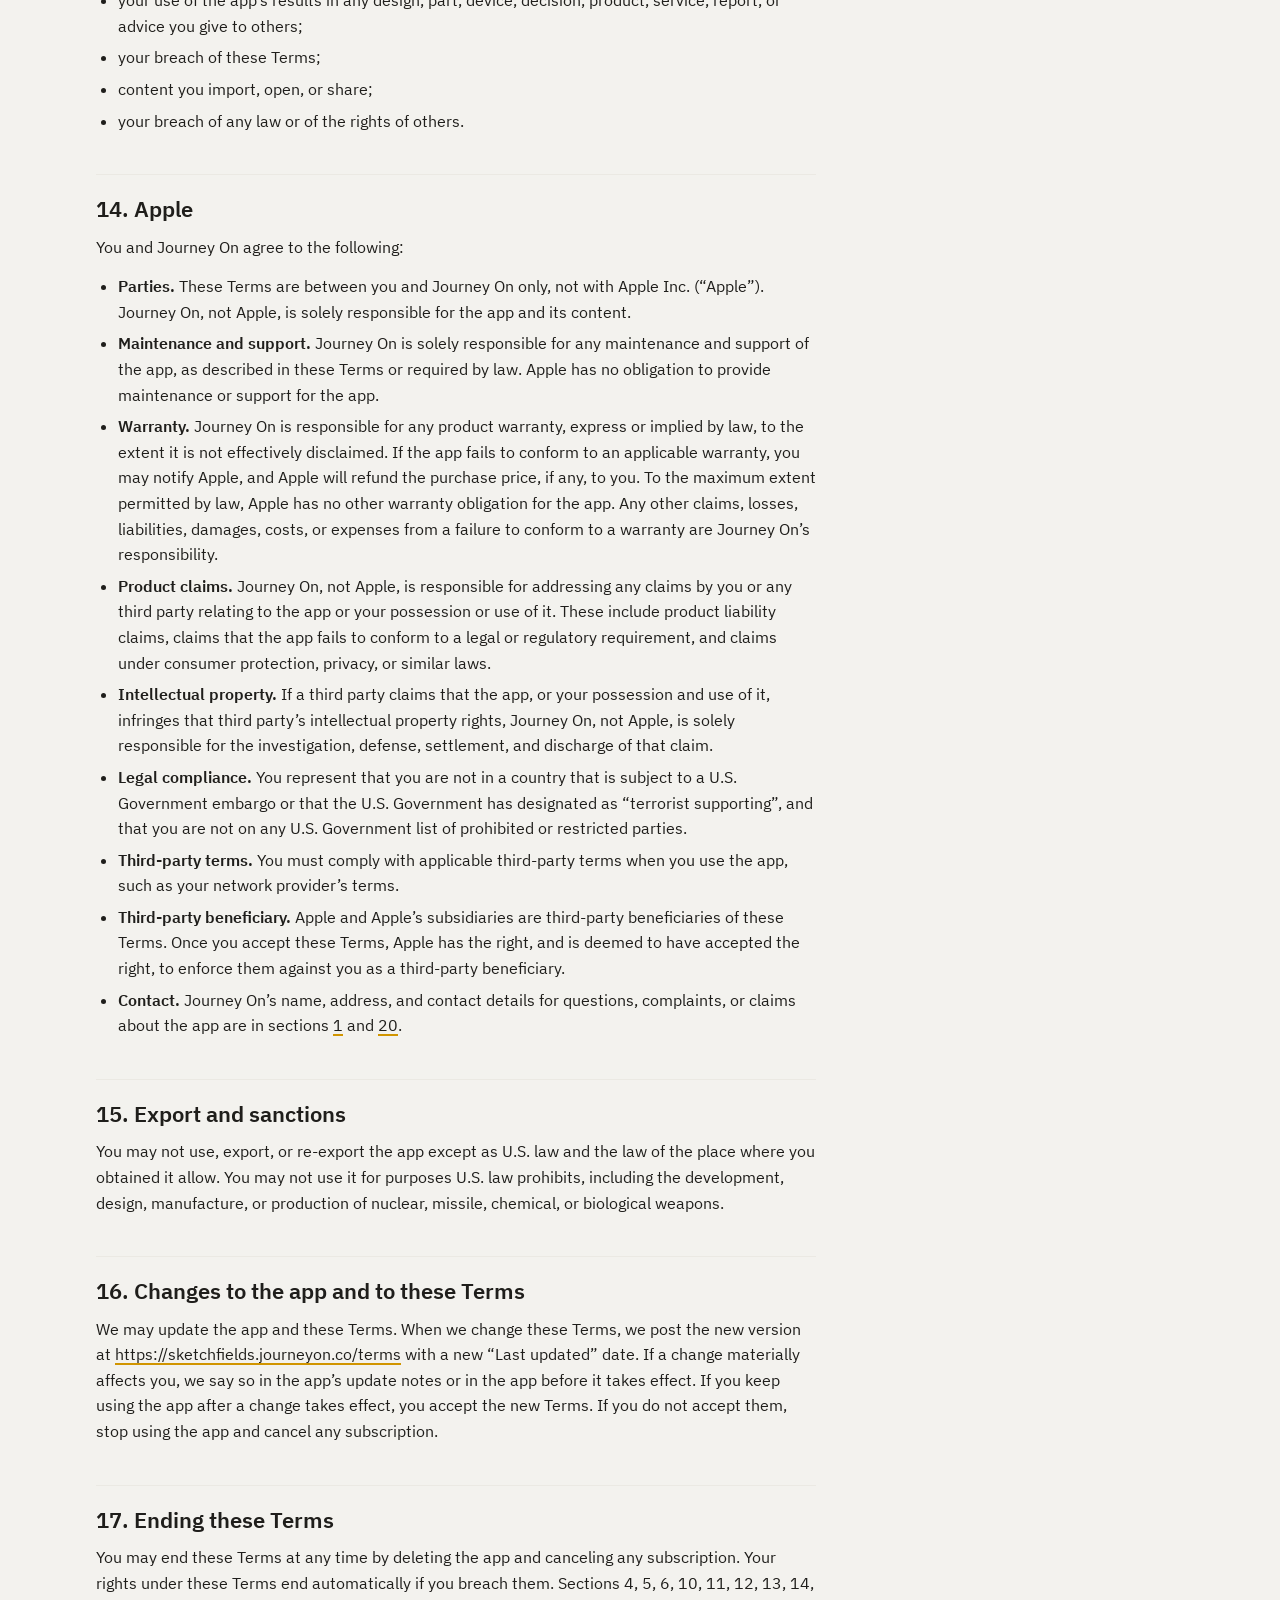
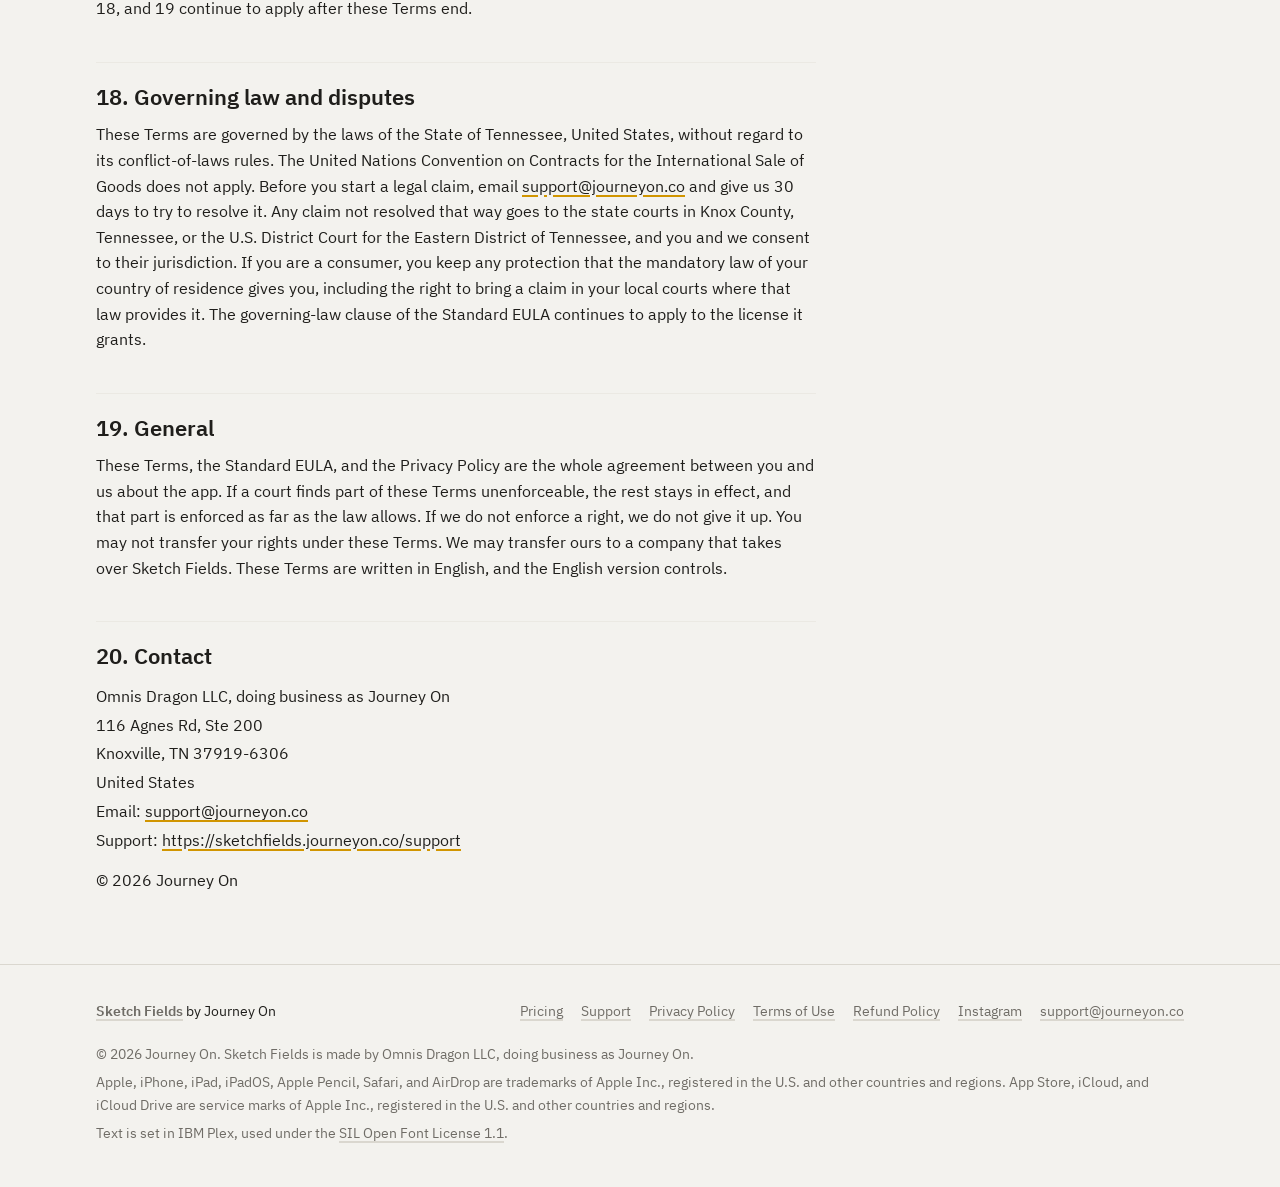
<file: terms/index.html>
<!doctype html>
<html lang="en">
<head>
<meta charset="utf-8">
<meta name="viewport" content="width=device-width, initial-scale=1">
<meta http-equiv="Content-Security-Policy" content="default-src 'none'; script-src 'self'; style-src 'self'; font-src 'self'; img-src 'self'; media-src 'self'; base-uri 'none'; form-action 'none'">
<meta name="color-scheme" content="dark light">
<meta name="theme-color" content="#141413" media="(prefers-color-scheme: dark)">
<meta name="theme-color" content="#f3f2ee" media="(prefers-color-scheme: light)">
<title>Sketch Fields Terms of Use</title>
<meta name="description" content="The Sketch Fields Terms of Use: educational use, the limits of the model, Sketch Fields Pro, and your rights.">
<link rel="canonical" href="https://sketchfields.journeyon.co/terms/">
<link rel="icon" type="image/png" sizes="32x32" href="../assets/favicon-32.png">
<link rel="apple-touch-icon" href="../assets/apple-touch-icon.png">
<link rel="stylesheet" href="../assets/site.css">
</head>
<body>
<a class="skip" href="#main">Skip to content</a>

<header class="site-head">
  <div class="wrap">
    <a class="brand" href="../"><img src="../assets/favicon-32.png" srcset="../assets/favicon-32.png 1x, ../assets/brand-96.png 3x" width="30" height="30" alt=""><span>Sketch Fields</span></a>
    <nav class="site-nav" aria-label="Main">
      <ul>
        <li><a href="../pricing/">Pricing</a></li>
        <li><a href="../support/">Support</a></li>
        <li><a href="../privacy/">Privacy</a></li>
        <li><a href="../terms/" aria-current="page">Terms</a></li>
      </ul>
    </nav>
  </div>
</header>

<main id="main" tabindex="-1">
  <div class="wrap">
    <article class="prose">
      <h1 class="page-title">Sketch Fields Terms of Use</h1>
      <p class="updated">Last updated: November 9, 2026</p>

      <p>These Terms of Use (“Terms”) are an agreement between you and Omnis Dragon LLC, doing business as Journey On (“Journey On”, “we”, “us”). They cover the Sketch Fields app for iPhone and iPad (“Sketch Fields” or “the app”), the Sketch Fields web app once it is available, and the Sketch Fields Pro subscription. Please read them in full, and especially section 4 (Educational use only), section 11 (No warranty) and section 12 (Limitation of liability). By downloading or using the app, you agree to these Terms. If you do not agree, do not use the app.</p>

      <nav class="toc" aria-labelledby="toc-title">
        <h2 id="toc-title">Contents</h2>
        <ol>
          <li><a href="#who-we-are">1. Who we are</a></li>
          <li><a href="#apple-eula">2. Apple’s license agreement and these Terms</a></li>
          <li><a href="#who-may-use">3. Who may use the app</a></li>
          <li><a href="#educational-use">4. Educational use only</a></li>
          <li><a href="#accuracy">5. Accuracy and limits of the model</a></li>
          <li><a href="#your-content">6. Your content</a></li>
          <li><a href="#acceptable-use">7. Acceptable use</a></li>
          <li><a href="#pro">8. Free features and Sketch Fields Pro</a></li>
          <li><a href="#others">9. Services and terms of others</a></li>
          <li><a href="#rights">10. Our rights and third-party software</a></li>
          <li><a href="#no-warranty">11. No warranty</a></li>
          <li><a href="#liability">12. Limitation of liability</a></li>
          <li><a href="#indemnity">13. Indemnity</a></li>
          <li><a href="#apple">14. Apple</a></li>
          <li><a href="#export">15. Export and sanctions</a></li>
          <li><a href="#changes">16. Changes to the app and to these Terms</a></li>
          <li><a href="#ending">17. Ending these Terms</a></li>
          <li><a href="#governing-law">18. Governing law and disputes</a></li>
          <li><a href="#general">19. General</a></li>
          <li><a href="#contact">20. Contact</a></li>
        </ol>
      </nav>

      <h2 id="who-we-are">1. Who we are</h2>
      <p>Sketch Fields is made by Omnis Dragon LLC, a Tennessee limited liability company doing business as Journey On, 116 Agnes Rd, Ste 200, Knoxville, Tennessee 37919-6306, United States. Email: <a href="mailto:support@journeyon.co">support@journeyon.co</a>.</p>

      <h2 id="apple-eula">2. Apple’s license agreement and these Terms</h2>
      <p>You get the app from Apple’s App Store. Your license to use the app comes from Apple’s Licensed Application End User License Agreement (the “Standard EULA”, <a href="https://www.apple.com/legal/internet-services/itunes/dev/stdeula/">https://www.apple.com/legal/internet-services/itunes/dev/stdeula/</a>), with Journey On as the licensor. These Terms add terms that are specific to Sketch Fields. They do not replace the Standard EULA, and you should read the two together. If they conflict, the Standard EULA governs your license to the app, and these Terms govern everything else.</p>
      <p>Apple’s Media Services Terms and Conditions govern your Apple Account, payments, renewals and refunds.</p>

      <h2 id="who-may-use">3. Who may use the app</h2>
      <ul>
        <li>You may use the app if you can form a binding contract where you live. If you are under the age of majority where you live, use the app and buy a subscription only with the permission of a parent or guardian. That parent or guardian agrees to these Terms for you and is responsible for your use.</li>
        <li>You may not use the app if you are in a country that is subject to a U.S. Government embargo or that the U.S. Government has designated as a “terrorist supporting” country. You may not use it if you are on any U.S. Government list of prohibited or restricted parties.</li>
        <li>If you use the app for an organization, such as a school or a company, you agree to these Terms for that organization as well.</li>
      </ul>

      <h2 id="educational-use">4. Educational use only</h2>
      <p><strong>4.1 What Sketch Fields is for.</strong> Sketch Fields is an educational tool. Use it to learn how voltages, currents and magnets set up electric and magnetic fields, how current spreads through a conductor, how the shape and the materials of a part set its capacitance, resistance and inductance, and how the finite element method works: draw a part, then see its voltage, its fields and their field lines. Use it for education, learning, teaching and exploring ideas only.</p>
      <p><strong>4.2 Not a substitute for professional work.</strong> Sketch Fields does not replace any of the following:</p>
      <ul>
        <li>a qualified engineer or other professional;</li>
        <li>physical testing and measurement;</li>
        <li>three-dimensional analysis with validated engineering software;</li>
        <li>the codes, standards and regulations that apply to your work. These include those for electrical installations and wiring, high-voltage equipment and insulation, grounding and lightning protection, electromagnetic compatibility, people’s exposure to electric and magnetic fields, medical devices and implants, the handling and shipping of magnets, and product safety.</li>
      </ul>
      <p><strong>4.3 Never use it for safety-critical, medical, electrical-safety or compliance decisions.</strong> Do not use Sketch Fields or its results to design, size, rate, approve, certify or operate any real part, device, equipment, installation or system. Do not use them to decide whether a part, device, installation or process is safe, stays within a voltage, current or field limit, or meets a code, standard or regulation. This covers, for example:</p>
      <ul>
        <li>high voltages, mains voltages, and anything that can give an electric shock or start a fire;</li>
        <li>grounding systems, step and touch voltages, and lightning protection;</li>
        <li>insulation, bushings, cables and the clearances between conductors;</li>
        <li>batteries, power electronics, busbars and circuit boards, and the currents they carry;</li>
        <li>magnets and electromagnets that lift, hold or pull objects, or that can pinch or strike someone;</li>
        <li>medical implants and devices, such as pacemakers, and people’s exposure to electric and magnetic fields;</li>
        <li>electromagnetic compatibility and interference;</li>
        <li>any medical or health matter.</li>
      </ul>
      <p>The capacitances, resistances, inductances, fields and the other results that Sketch Fields shows come from typical material values and a simplified model. They are not the ratings, withstand voltages, clearances, current ratings or limits of any code, standard or product.</p>
      <p>Some built-in examples show situations that involve safety: Ground electrode and step voltage, High-voltage bushing, Air void in insulation, Busbar with bolt holes, Electromagnet lifting a plate, and Magnet holder (pot magnet) on a steel plate. They are teaching examples. They do not show that any real part, device or installation is safe.</p>
      <p><strong>4.4 You are responsible for how you use the results.</strong> You decide whether and how to use anything Sketch Fields shows, and you bear the risk of that decision. If you share results, reports or sketches with others, do not present them as validated, certified or professional engineering results.</p>
      <p><strong>4.5 No warranty, limited liability.</strong> Sketch Fields and its results are provided “as is”, without warranty of any kind, including any warranty of accuracy (<a href="#no-warranty">section 11</a>). To the maximum extent permitted by law, Journey On is not liable for any loss, damage, injury or claim that results from using or relying on Sketch Fields or its results (<a href="#liability">section 12</a>). These sections add to the “No Warranty” and “Limitation of Liability” sections of Apple’s Standard EULA and are consistent with them.</p>

      <h2 id="accuracy">5. Accuracy and limits of the model</h2>
      <p><strong>5.1 Results are estimates from a simplified model.</strong> Sketch Fields calculates with a simplified two-dimensional model, the finite element method with quadratic triangular elements. A plane model is the section of a long part that is the same all along its length, per meter of depth or for a set depth, with the part’s ends left out; in current flow a plane model can also be a thin sheet that carries current in its own plane. An axisymmetric model is a round part that is the same all the way around. Real parts are three-dimensional, so results can differ from real behavior by a large amount.</p>
      <p><strong>5.2 What the model leaves out or simplifies.</strong></p>
      <ul>
        <li>Three-dimensional fields, and any physics other than electric and magnetic fields.</li>
        <li>Fields that change over time. Every field is static: alternating currents, eddy currents, induced currents, waves, transients and circuits are not modeled.</li>
        <li>Open space. The air around the parts reaches to infinity, worked out with a boundary placed around the drawing. In a plane model a net charge has no settled voltage far away, so such a model needs a ground electrode or a zero-potential edge.</li>
        <li>Coils. A coil is a winding of thin wire that carries the same current over its whole section. How current spreads through a solid bar under its own field is not modeled.</li>
        <li>Magnets. A magnet follows a straight line from its remanence along its direction of magnetization, with one recoil permeability in every direction, at room temperature (20 °C). Where the field drives part of a magnet below its coercivity, a real magnet would lose part of its magnetization; the app warns of this but does not model the loss.</li>
        <li>Materials and their values. The library holds typical values from published sources and makers’ data sheets, each with the condition its source gives; some values, such as a magnet’s recoil permeability, are derived from the source’s values and labeled so. Real materials vary with the grade, the supplier and the manufacturing process. A material without a checked value for a field type is not offered for it.</li>
        <li>Breakdown. The largest field is shown, but whether air or an insulator breaks down depends on the gap, the shape of the electrodes and how long the voltage lasts. Discharges and space charge are not modeled.</li>
        <li>Singular points. At a sharp corner and at the edge of a thin plate, the field is not finite in theory. The values shown there depend on the mesh and keep rising as the mesh gets finer; capacitances, charges and other totals do not.</li>
        <li>The mesh. Every result is an approximation on a mesh of a set fineness. The app shows an estimate of the error, which is itself an estimate.</li>
      </ul>
      <p>Help and shortcuts &gt; Model in the app describes the model in more detail.</p>
      <p><strong>5.3 Verified against exact solutions and benchmark cases, not validated against the real world.</strong> The calculation has been verified against published exact solutions and benchmark cases. Its results were compared with published values, and each comparison had to fall within a set tolerance: 0.1% for the capacitance, resistance and inductance of smooth shapes; 0.5% for fields at points and for values that depend on the open space around the parts; 1% for peak fields on curved edges; 0.5% at the finest mesh for values with thin edges or sharp corners; 5% for published formulas that are themselves approximations, such as a magnetic circuit. The cases are:</p>
      <ul>
        <li>electrostatics: parallel plates with and without fringing, layers of two materials, coaxial cylinders, eccentric cylinders, a two-wire line, a round void in an insulator, and concentric spheres: Ellingson, S. W. (2018), <cite>Electromagnetics, Vol. 1</cite>, Virginia Tech Publishing; Ling, S. J., Moebs, W. and Sanny, J. (2016), <cite>University Physics Volume 2</cite>, OpenStax; Likharev, K. K., <cite>Essential Graduate Physics, Part EM: Classical Electrodynamics</cite>; Haus, H. A. and Melcher, J. R. (1989), <cite>Electromagnetic Fields and Energy</cite>; Boulé, M. (2024), <cite>American Journal of Physics</cite> 92, 14–22; Norgren, M. and Jonsson, B. L. G. (2009), <cite>Progress In Electromagnetics Research</cite> 97, 357–372;</li>
        <li>current flow: a strip, strips in series and in parallel, leakage between coaxial cylinders, a strip with a round hole, a slot, and an L-shaped bend: Ellingson (2018), and Trefethen, L. N. (1984), <cite>Zeitschrift für angewandte Mathematik und Physik</cite> 35, 692–704;</li>
        <li>magnetic fields: a straight wire, coaxial and two-wire lines, magnets of several shapes, and the mutual inductance of two coils: Ling, Moebs and Sanny (2016); Likharev; and Bidinosti, C. P. and Martin, J. W. (2014), <cite>AIP Advances</cite> 4, 047135;</li>
        <li>patch tests that each element must pass exactly, half models against whole ones, finer and finer meshes, and the open space around the parts placed at several distances.</li>
      </ul>
      <p>These checks show that the model’s equations are solved as intended for those cases. They do not show that the model represents any real part, device or installation. Sketch Fields has not been validated against measurements, physical tests or certified engineering software, and it has not been tested in real-world scenarios. The checks were run on a computer with the same calculation code, which gives identical results in the JavaScript engine of iPhone and iPad.</p>

      <h2 id="your-content">6. Your content</h2>
      <ul>
        <li><strong>Your sketches and pictures stay on your device.</strong> Sketches, projects, settings, custom materials and background images are stored and processed on your device. We do not receive them. The Privacy Policy (<a href="../privacy/">https://sketchfields.journeyon.co/privacy</a>) says more.</li>
        <li><strong>What you make is yours.</strong> We claim no ownership of the sketches, reports or files you create or export. When you save or share a file, it goes where you send it, under the terms of the service you choose (for example, iCloud Drive, Mail or AirDrop).</li>
        <li><strong>Files from others.</strong> If you open a sketch file someone else made, it is your responsibility that you may use it.</li>
        <li><strong>Files you send us.</strong> If you send us a sketch, report, picture or screenshot with a support request, you allow us to use it only to answer that request.</li>
        <li><strong>Feedback.</strong> If you send us ideas or suggestions, we may use them without any obligation to you.</li>
        <li><strong>Backups are your responsibility.</strong> Deleting the app deletes the projects stored in it. Keep copies of work that matters with Menu &gt; Projects and files &gt; Save as a file.</li>
      </ul>

      <h2 id="acceptable-use">7. Acceptable use</h2>
      <p>You agree not to:</p>
      <ul>
        <li>use the app in breach of any law, or of the rights of others;</li>
        <li>copy, modify, reverse-engineer, decompile, or try to extract the source code of the app, except as the Standard EULA, the license of an open-source component, or the law allows;</li>
        <li>get around, disable, or interfere with the subscription check or the limits of the free features;</li>
        <li>resell, rent, or redistribute the app, or offer it as a service to others;</li>
        <li>present results from the app as validated, certified, or professional engineering results, or use them in place of the professional work described in section 4.2;</li>
        <li>use the app for any purpose that section 4.3 rules out.</li>
      </ul>

      <h2 id="pro">8. Free features and Sketch Fields Pro</h2>
      <p><strong>8.1 Free features.</strong> Without a subscription you can:</p>
      <ul>
        <li>open and run every built-in example, in every field type, change what it shows, and read its results;</li>
        <li>draw your own dielectrics in PTFE, FR-4 or air between and around the two plates of a capacitor, change the plates’ voltages and the depth, and see the voltage, the capacitance, the charge, the energy and the largest field, in electrostatics at the Coarse or Medium mesh;</li>
        <li>use projects, save and open files, switch between SI and US customary units, and read the help;</li>
      </ul>
      <p><strong>8.2 What Sketch Fields Pro adds.</strong></p>
      <ul>
        <li>Current flow: conductors and terminals, current, resistance and power loss.</li>
        <li>Magnetic fields: coils, magnets and iron, flux lines and inductance.</li>
        <li>More electrodes, zero-potential and symmetry edges, and probes.</li>
        <li>Axisymmetric models for round parts.</li>
        <li>Every material, and your own materials.</li>
        <li>Fine meshes for more detail.</li>
        <li>Edit the examples.</li>
        <li>Reports with the model settings and probe readings.</li>
      </ul>
      <p>Sections 8.3 to 8.12 cover Sketch Fields Pro bought in the app through the App Store. Section 8.13 covers Sketch Fields Pro bought on our website.</p>
      <p><strong>8.3 Plans and prices.</strong> Sketch Fields Pro is an auto-renewable subscription with a monthly plan and a yearly plan. The app and the App Store show the price, the period, and any free trial before you confirm a purchase. Prices are set in each country’s currency, may include taxes, and differ between countries.</p>
      <p><strong>8.4 Free trials.</strong> A plan may include a free trial for eligible customers. Apple decides eligibility; usually an Apple Account gets one free trial for Sketch Fields Pro. When the trial ends, the subscription starts and you are charged, unless you cancel at least 24 hours before the trial ends. If you buy a subscription while a free trial is running, any unused part of the trial is forfeited.</p>
      <p><strong>8.5 Automatic renewal.</strong> Payment is charged to your Apple Account when you confirm the purchase, or when a free trial ends. The subscription renews automatically for the same period at the then-current price unless you cancel it at least 24 hours before the end of the current period. Apple charges the renewal within the 24 hours before the current period ends.</p>
      <p><strong>8.6 Canceling.</strong> Cancel in Settings &gt; your name &gt; Subscriptions, or with Manage subscription in the app (Menu &gt; About Sketch Fields). Canceling stops the next renewal; Sketch Fields Pro stays active until the end of the period you have paid for. Deleting the app does not cancel a subscription.</p>
      <p><strong>8.7 Refunds.</strong> Apple handles all payments and refunds. We cannot issue refunds, and we never see your payment details. To ask for a refund, go to <a href="https://reportaproblem.apple.com">https://reportaproblem.apple.com</a>. Nothing in these Terms limits any right to a refund that the law gives you.</p>
      <p><strong>8.8 Other devices and Family Sharing.</strong> Sketch Fields Pro works on every iPhone and iPad signed in to the same Apple Account. Use Restore purchases in the app to turn it on there. Family Sharing is not available for Sketch Fields Pro.</p>
      <p><strong>8.9 Without a connection.</strong> Buying, restoring, and the first check of a subscription need an internet connection. After that, Sketch Fields Pro stays active without a connection, based on the last check.</p>
      <p><strong>8.10 When a subscription ends.</strong> You keep everything you made. All sketches and projects still open and run. Changing a design beyond the free features (<a href="#pro">section 8.1</a>) needs Sketch Fields Pro again.</p>
      <p><strong>8.11 Changes to prices and features.</strong> Apple tells subscribers about price increases and asks for their agreement where its rules or the law require it. We may add, change, or remove features of the app, free or Pro. We describe significant changes in the app’s update notes.</p>
      <p><strong>8.12 Offer codes.</strong> Codes for Sketch Fields Pro are redeemed through Apple (Redeem a code in the app) and follow the terms shown with the code.</p>
      <p><strong>8.13 Buying on the web.</strong> Once the Sketch Fields web app is available, Sketch Fields Pro can also be bought on our website.</p>
      <ul>
        <li>Our order process is conducted by our online reseller Paddle.com. Paddle.com is the Merchant of Record for all orders on our website: it sells the subscription to you, takes the payment, issues the receipt, and handles sales tax, VAT, and refunds. Paddle’s Buyer Terms (<a href="https://www.paddle.com/legal/buyer-terms">https://www.paddle.com/legal/buyer-terms</a>) apply to the order.</li>
        <li>The checkout shows the price, any tax, the billing period, and any free trial before you confirm the order.</li>
        <li>A free trial needs a payment method. When the trial ends, the subscription starts and you are charged, unless you cancel before the trial ends.</li>
        <li>The subscription renews automatically for the same period at the then-current price until you cancel. You can cancel at any time with the link in your order email or by emailing us. Sketch Fields Pro stays active until the end of the period you have paid for.</li>
        <li>Refunds follow our <a href="../refunds/">Refund Policy</a>: a full refund within 14 days of your first payment and of each yearly renewal.</li>
        <li>A subscription bought on the web is billed separately from one bought in the App Store.</li>
      </ul>

      <h2 id="others">9. Services and terms of others</h2>
      <ul>
        <li><strong>Apple.</strong> Apple runs the App Store, your Apple Account, and the payment for Sketch Fields Pro, under Apple’s own terms and privacy policy.</li>
        <li><strong>Paddle.</strong> Paddle.com sells Sketch Fields Pro bought on our website, as our reseller and Merchant of Record, under its own Buyer Terms and privacy notice.</li>
        <li><strong>Subscription service.</strong> The app checks your subscription with a service provider that works for us. The <a href="../privacy/#purchases">Privacy Policy</a> says what it receives.</li>
        <li><strong>Your network provider.</strong> You must follow the terms of your mobile or internet service, and you are responsible for any data charges when the app connects.</li>
        <li><strong>Links.</strong> Links in the app (for example, to these Terms or to the App Store) open in Safari or the App Store. We are not responsible for websites or services we do not run.</li>
      </ul>

      <h2 id="rights">10. Our rights and third-party software</h2>
      <p>The app, its examples, help texts, material library and design belong to Omnis Dragon LLC or its licensors. They are protected by copyright and other laws, and all rights not granted to you are reserved. The app includes open-source software and fonts under their own licenses, listed in the app under Menu &gt; Third-party notices. For those components, their licenses apply. “Sketch Fields” and “Journey On” are names of Omnis Dragon LLC. The published works named in the app and in section 5, and the sources of the material values, belong to their authors and publishers; naming them does not mean they endorse Sketch Fields. Material names such as “N42SH” and “M400-50A” name grades, not suppliers.</p>
      <p>iPhone, iPad, and Apple Pencil are trademarks of Apple Inc., registered in the U.S. and other countries and regions.</p>

      <h2 id="no-warranty">11. No warranty</h2>
      <p class="caps">You use the app and its results at your sole risk. To the maximum extent permitted by applicable law, the app, its results, its material values, and any services provided through it are provided “as is” and “as available”, with all faults and without warranty of any kind. Journey On disclaims all warranties and conditions, whether express, implied, or statutory. These include any warranty or condition of merchantability, satisfactory quality, fitness for a particular purpose, accuracy, quiet enjoyment, and non-infringement. In particular, we do not warrant that results match real-world behavior, that any part, device or equipment withstands the voltages, currents or fields shown or gives the capacitance, resistance, inductance or force shown, that material values match any real material, or that the app will be uninterrupted or free of errors. No advice or information from us creates a warranty. Some jurisdictions do not allow the exclusion of implied warranties or limits on statutory rights of consumers, so some of these exclusions may not apply to you.</p>

      <h2 id="liability">12. Limitation of liability</h2>
      <p class="caps">To the maximum extent permitted by applicable law, Omnis Dragon LLC, its members, managers, employees, and contractors are not liable for:</p>
      <ul class="caps">
        <li>personal injury or damage to property;</li>
        <li>incidental, special, indirect, consequential, exemplary, or punitive damages;</li>
        <li>loss of profits, revenue, data, or goodwill, or business interruption.</li>
      </ul>
      <p class="caps">This applies to any of these arising out of or related to your use of, inability to use, or reliance on the app or its results, however caused and under any theory of liability, even if we were told they were possible. Our total liability to you for all claims is limited to fifty U.S. dollars (US$50), as in the Standard EULA, except where the law requires otherwise. These limits apply even if a remedy fails of its essential purpose. Some jurisdictions do not allow these limits, so some of them may not apply to you. Nothing in these Terms limits liability that cannot be limited by law, such as liability for fraud, or where the law does not allow it, for death or personal injury caused by negligence.</p>

      <h2 id="indemnity">13. Indemnity</h2>
      <p>To the extent the law allows, you agree to defend, indemnify, and hold harmless Omnis Dragon LLC and its members, managers, employees, and contractors from any third-party claim, loss, or cost (including reasonable legal fees) that arises from:</p>
      <ul>
        <li>your use of the app’s results in any design, part, device, decision, product, service, report, or advice you give to others;</li>
        <li>your breach of these Terms;</li>
        <li>content you import, open, or share;</li>
        <li>your breach of any law or of the rights of others.</li>
      </ul>

      <h2 id="apple">14. Apple</h2>
      <p>You and Journey On agree to the following:</p>
      <ul>
        <li><strong>Parties.</strong> These Terms are between you and Journey On only, not with Apple Inc. (“Apple”). Journey On, not Apple, is solely responsible for the app and its content.</li>
        <li><strong>Maintenance and support.</strong> Journey On is solely responsible for any maintenance and support of the app, as described in these Terms or required by law. Apple has no obligation to provide maintenance or support for the app.</li>
        <li><strong>Warranty.</strong> Journey On is responsible for any product warranty, express or implied by law, to the extent it is not effectively disclaimed. If the app fails to conform to an applicable warranty, you may notify Apple, and Apple will refund the purchase price, if any, to you. To the maximum extent permitted by law, Apple has no other warranty obligation for the app. Any other claims, losses, liabilities, damages, costs, or expenses from a failure to conform to a warranty are Journey On’s responsibility.</li>
        <li><strong>Product claims.</strong> Journey On, not Apple, is responsible for addressing any claims by you or any third party relating to the app or your possession or use of it. These include product liability claims, claims that the app fails to conform to a legal or regulatory requirement, and claims under consumer protection, privacy, or similar laws.</li>
        <li><strong>Intellectual property.</strong> If a third party claims that the app, or your possession and use of it, infringes that third party’s intellectual property rights, Journey On, not Apple, is solely responsible for the investigation, defense, settlement, and discharge of that claim.</li>
        <li><strong>Legal compliance.</strong> You represent that you are not in a country that is subject to a U.S. Government embargo or that the U.S. Government has designated as “terrorist supporting”, and that you are not on any U.S. Government list of prohibited or restricted parties.</li>
        <li><strong>Third-party terms.</strong> You must comply with applicable third-party terms when you use the app, such as your network provider’s terms.</li>
        <li><strong>Third-party beneficiary.</strong> Apple and Apple’s subsidiaries are third-party beneficiaries of these Terms. Once you accept these Terms, Apple has the right, and is deemed to have accepted the right, to enforce them against you as a third-party beneficiary.</li>
        <li><strong>Contact.</strong> Journey On’s name, address, and contact details for questions, complaints, or claims about the app are in sections <a href="#who-we-are">1</a> and <a href="#contact">20</a>.</li>
      </ul>

      <h2 id="export">15. Export and sanctions</h2>
      <p>You may not use, export, or re-export the app except as U.S. law and the law of the place where you obtained it allow. You may not use it for purposes U.S. law prohibits, including the development, design, manufacture, or production of nuclear, missile, chemical, or biological weapons.</p>

      <h2 id="changes">16. Changes to the app and to these Terms</h2>
      <p>We may update the app and these Terms. When we change these Terms, we post the new version at <a href="../terms/">https://sketchfields.journeyon.co/terms</a> with a new “Last updated” date. If a change materially affects you, we say so in the app’s update notes or in the app before it takes effect. If you keep using the app after a change takes effect, you accept the new Terms. If you do not accept them, stop using the app and cancel any subscription.</p>

      <h2 id="ending">17. Ending these Terms</h2>
      <p>You may end these Terms at any time by deleting the app and canceling any subscription. Your rights under these Terms end automatically if you breach them. Sections 4, 5, 6, 10, 11, 12, 13, 14, 18, and 19 continue to apply after these Terms end.</p>

      <h2 id="governing-law">18. Governing law and disputes</h2>
      <p>These Terms are governed by the laws of the State of Tennessee, United States, without regard to its conflict-of-laws rules. The United Nations Convention on Contracts for the International Sale of Goods does not apply. Before you start a legal claim, email <a href="mailto:support@journeyon.co">support@journeyon.co</a> and give us 30 days to try to resolve it. Any claim not resolved that way goes to the state courts in Knox County, Tennessee, or the U.S. District Court for the Eastern District of Tennessee, and you and we consent to their jurisdiction. If you are a consumer, you keep any protection that the mandatory law of your country of residence gives you, including the right to bring a claim in your local courts where that law provides it. The governing-law clause of the Standard EULA continues to apply to the license it grants.</p>

      <h2 id="general">19. General</h2>
      <p>These Terms, the Standard EULA, and the Privacy Policy are the whole agreement between you and us about the app. If a court finds part of these Terms unenforceable, the rest stays in effect, and that part is enforced as far as the law allows. If we do not enforce a right, we do not give it up. You may not transfer your rights under these Terms. We may transfer ours to a company that takes over Sketch Fields. These Terms are written in English, and the English version controls.</p>

      <h2 id="contact">20. Contact</h2>
      <address class="address">
        Omnis Dragon LLC, doing business as Journey On<br>
        116 Agnes Rd, Ste 200<br>
        Knoxville, TN 37919-6306<br>
        United States<br>
        Email: <a href="mailto:support@journeyon.co">support@journeyon.co</a><br>
        Support: <a href="../support/">https://sketchfields.journeyon.co/support</a>
      </address>
      <p>© 2026 Journey On</p>
    </article>
  </div>
</main>

<footer class="site-foot">
  <div class="wrap">
    <div class="foot-top">
      <p class="foot-brand"><a href="../"><strong>Sketch Fields</strong></a> by Journey On</p>
      <nav aria-label="Footer">
        <ul class="foot-links">
          <li><a href="../pricing/">Pricing</a></li>
          <li><a href="../support/">Support</a></li>
          <li><a href="../privacy/">Privacy Policy</a></li>
          <li><a href="../terms/">Terms of Use</a></li>
          <li><a href="../refunds/">Refund Policy</a></li>
          <li><a href="https://www.instagram.com/journeyon_co/">Instagram</a></li>
          <li><a href="mailto:support@journeyon.co">support@journeyon.co</a></li>
        </ul>
      </nav>
    </div>
    <p>© 2026 Journey On. Sketch Fields is made by Omnis Dragon LLC, doing business as Journey On.</p>
    <p>Apple, iPhone, iPad, iPadOS, Apple Pencil, Safari, and AirDrop are trademarks of Apple Inc., registered in the U.S. and other countries and regions. App Store, iCloud, and iCloud Drive are service marks of Apple Inc., registered in the U.S. and other countries and regions.</p>
    <p>Text is set in IBM Plex, used under the <a href="../fonts/LICENSE.txt">SIL Open Font License 1.1</a>.</p>
  </div>
</footer>
</body>
</html>
</file>
<file: assets/site.css>
/* Sketch Fields website. Colors, radii, fonts and shadows are the app's design tokens; tints are color-mix() of tokens.
   Dark is the default, as in the app; light follows prefers-color-scheme. */

@font-face {
  font-family: 'IBM Plex Sans';
  font-style: normal;
  font-weight: 400;
  font-display: swap;
  src: url('../fonts/IBMPlexSans-Regular.woff2') format('woff2');
}
@font-face {
  font-family: 'IBM Plex Sans';
  font-style: normal;
  font-weight: 500;
  font-display: swap;
  src: url('../fonts/IBMPlexSans-Medium.woff2') format('woff2');
}
@font-face {
  font-family: 'IBM Plex Sans';
  font-style: normal;
  font-weight: 600;
  font-display: swap;
  src: url('../fonts/IBMPlexSans-SemiBold.woff2') format('woff2');
}
@font-face {
  font-family: 'IBM Plex Mono';
  font-style: normal;
  font-weight: 400;
  font-display: swap;
  src: url('../fonts/IBMPlexMono-Regular.woff2') format('woff2');
}
@font-face {
  font-family: 'IBM Plex Mono';
  font-style: normal;
  font-weight: 500;
  font-display: swap;
  src: url('../fonts/IBMPlexMono-Medium.woff2') format('woff2');
}

:root {
  --bg: #141413;
  --panel: #1c1c1b;
  --panel2: #232321;
  --fg: #e8e6e1;
  --muted: #9b9890;
  --line: #35332e;
  --line2: #2a2926;
  --accent: #f0b323;
  --accent2: #ffc94a;
  --accent-fg: #141413;
  --canvas: #1a1a19;
  --shadow: 0 6px 24px rgba(0, 0, 0, .5);
  --shadow-sm: 0 2px 10px rgba(0, 0, 0, .45);
  --label: var(--accent); /* small headings: amber on dark, ink on light (amber on light is under 4.5:1) */
  --font: 'IBM Plex Sans', system-ui, -apple-system, 'Segoe UI', sans-serif;
  --mono: 'IBM Plex Mono', ui-monospace, SFMono-Regular, Menlo, monospace;
  --radius: 6px;
  /* Motion: the app's ease-out cubic, 1 - (1 - k)^3, and its 240 ms */
  --ease-out: cubic-bezier(.33, 1, .68, 1);
  --t-fast: .15s;
  --t: .24s;
  --t-reveal: .48s;
  /* Light on surfaces: the glow behind the hero animation and the app icon, the wash at the top of a band, and the
     light at the top of the cards */
  --glow: color-mix(in srgb, var(--accent) 17%, transparent);
  --glow-band: color-mix(in srgb, var(--accent) 7%, transparent);
  --tint-card: color-mix(in srgb, var(--fg) 5%, transparent);
  --tint-pro: color-mix(in srgb, var(--accent) 15%, transparent);
  --tint-tile: color-mix(in srgb, var(--accent) 9%, transparent);
  color-scheme: dark;
}

@media (prefers-color-scheme: light) {
  :root {
    --bg: #f3f2ee;
    --panel: #ffffff;
    --panel2: #f7f6f2;
    --fg: #1f1e1b;
    --muted: #6f6c66;
    --line: #dad7cf;
    --line2: #ebe9e3;
    --accent: #d19500;
    --accent2: #a87700;
    --accent-fg: #1f1e1b;
    --canvas: #e9e7e1;
    --shadow: 0 6px 24px rgba(30, 28, 20, .12);
    --shadow-sm: 0 2px 8px rgba(30, 28, 20, .10);
    --label: var(--fg);
    --glow: color-mix(in srgb, var(--accent) 10%, transparent);
    --glow-band: transparent;
    --tint-card: transparent;
    --tint-pro: color-mix(in srgb, var(--accent) 11%, transparent);
    --tint-tile: color-mix(in srgb, var(--accent) 8%, transparent);
    color-scheme: light;
  }
}

*,
*::before,
*::after {
  box-sizing: border-box;
}

html {
  -webkit-text-size-adjust: 100%;
  text-size-adjust: 100%;
}

@media (prefers-reduced-motion: no-preference) {
  html {
    scroll-behavior: smooth;
  }
}

body {
  margin: 0;
  background: var(--bg);
  color: var(--fg);
  font-family: var(--font);
  font-size: 16px;
  line-height: 1.6;
  overflow-wrap: break-word;
}

img {
  max-width: 100%;
  height: auto;
}

figure {
  margin: 0;
}

strong,
b {
  font-weight: 600;
}

h1,
h2,
h3 {
  font-weight: 600;
  line-height: 1.25;
  margin: 0;
  text-wrap: balance;
}

h2,
h3,
[id] {
  scroll-margin-top: 16px;
}

p,
ul,
ol {
  margin: 0 0 14px;
}

ul,
ol {
  padding-left: 22px;
}

li {
  margin: 0 0 6px;
}

a {
  color: var(--fg);
  text-decoration: underline;
  text-decoration-color: var(--accent);
  text-decoration-thickness: 2px;
  text-underline-offset: 3px;
  transition: color var(--t-fast) ease, text-decoration-color var(--t-fast) ease;
}

a:hover {
  text-decoration-color: var(--fg);
}

:focus-visible {
  outline: 2px solid var(--accent2);
  outline-offset: 2px;
  border-radius: 3px;
}

code,
.mono {
  font-family: var(--mono);
  font-size: .94em;
}

/* Skip link: off screen until it has focus */
.skip {
  position: absolute;
  left: 16px;
  top: -200px;
  z-index: 90;
  padding: 10px 16px;
  background: var(--panel);
  color: var(--fg);
  border: 1px solid var(--line);
  border-radius: var(--radius);
  box-shadow: var(--shadow);
  font-weight: 600;
}

.skip:focus {
  top: 12px;
}

.wrap {
  max-width: 1120px;
  margin: 0 auto;
  padding: 0 16px;
}

/* Header */
.site-head {
  border-bottom: 1px solid var(--line);
  background: var(--bg);
}

.site-head .wrap {
  display: flex;
  align-items: center;
  justify-content: space-between;
  gap: 12px;
  min-height: 60px;
  flex-wrap: wrap;
}

.brand {
  display: inline-flex;
  align-items: center;
  gap: 10px;
  font-weight: 600;
  font-size: 17px;
  text-decoration: none;
  color: var(--fg);
  min-height: 44px;
}

.brand img {
  width: 30px;
  height: 30px;
  border-radius: 7px;
  border: 1px solid var(--line);
}

.site-nav ul {
  display: flex;
  gap: 4px;
  list-style: none;
  margin: 0;
  padding: 0;
}

.site-nav li {
  margin: 0;
}

.site-nav a {
  display: inline-flex;
  align-items: center;
  min-height: 44px;
  padding: 0 10px;
  color: var(--muted);
  font-weight: 500;
  font-size: 15px;
  text-decoration: none;
  border-bottom: 2px solid transparent;
}

.site-nav a:hover {
  color: var(--fg);
}

.site-nav a[aria-current='page'] {
  color: var(--fg);
  border-bottom-color: var(--accent);
}

/* Main */
main {
  display: block;
  padding: 32px 0 56px;
}

.home main {
  padding: 0;
}

.prose {
  max-width: 720px;
}

.eyebrow {
  margin: 0 0 6px;
  color: var(--muted);
  font-size: 16px;
  font-weight: 500;
}

.page-title {
  font-size: 30px;
  margin-bottom: 8px;
}

.updated {
  color: var(--muted);
  font-size: 14px;
  margin-bottom: 24px;
}

.lead {
  font-size: 19px;
  line-height: 1.5;
}

.muted {
  color: var(--muted);
}

.small {
  font-size: 14px;
}

/* Buttons */
.actions {
  display: flex;
  flex-wrap: wrap;
  align-items: center;
  gap: 12px;
  margin: 26px 0 14px;
}

.actions.center {
  justify-content: center;
}

.btn {
  display: inline-flex;
  align-items: center;
  justify-content: center;
  min-height: 48px;
  padding: 12px 20px;
  border-radius: var(--radius);
  border: 1px solid var(--line);
  background: var(--panel2);
  color: var(--fg);
  font-weight: 600;
  text-decoration: none;
  line-height: 1.2;
}

.btn:hover {
  border-color: var(--muted);
}

.btn.primary {
  background: var(--accent);
  border-color: var(--accent);
  color: var(--accent-fg);
}

.btn.primary:hover {
  box-shadow: var(--shadow-sm);
  text-decoration: underline;
  text-decoration-color: var(--accent-fg);
}

/* Home page: hero */
.hero {
  padding: 36px 0 8px;
}

.hero-grid {
  display: grid;
  gap: 32px;
  align-items: center;
}

.hero h1 {
  font-size: 46px;
  letter-spacing: -.02em;
  line-height: 1.05;
  margin-bottom: 14px;
}

.hero-line {
  text-wrap: balance;
  font-size: 23px;
  font-weight: 500;
  line-height: 1.35;
  margin-bottom: 14px;
}

.hero-sub {
  color: var(--muted);
  font-size: 17px;
  max-width: 34em;
}

.hero-media {
  position: relative;
  aspect-ratio: 4 / 5;
  border-radius: 16px;
  overflow: hidden;
  background: var(--canvas);
  border: 1px solid var(--line);
  box-shadow: var(--shadow);
}

.hero-media picture,
.hero-poster,
.hero-video {
  position: absolute;
  inset: 0;
  display: block;
  width: 100%;
  height: 100%;
  object-fit: cover;
}

/* The browser picks the video once, when the page loads. If the box changes shape later (a phone turned from portrait
   to landscape), the crop stays centered, so the part in the middle of the animation stays in view. */
.hero-poster,
.hero-video {
  object-position: 50% 50%;
}

/* Safari does not autoplay in Low Power Mode and would draw its start button over the video; the still image under the
   video shows instead. */
.hero-video::-webkit-media-controls-start-playback-button {
  display: none !important;
  -webkit-appearance: none;
}

.hero-video::-webkit-media-controls {
  display: none !important;
}

/* "Pause animation": a real checkbox, visually replaced by the label's box. Checked, the video is hidden and the
   still image under it shows (WCAG 2.2.2). */
.still {
  position: absolute;
  width: 1px;
  height: 1px;
  margin: 0;
  opacity: 0;
  pointer-events: none;
}

.still-label {
  position: absolute;
  right: 12px;
  bottom: 12px;
  z-index: 2;
  display: inline-flex;
  align-items: center;
  gap: 9px;
  min-height: 36px;
  padding: 6px 14px 6px 11px;
  border-radius: 20px;
  border: 1px solid var(--line);
  background: color-mix(in srgb, var(--panel) 92%, transparent);
  color: var(--fg);
  font-size: 14px;
  font-weight: 500;
  box-shadow: var(--shadow-sm);
  cursor: pointer;
  user-select: none;
}

.still-label::before {
  content: '';
  flex: none;
  width: 16px;
  height: 16px;
  border: 1.5px solid var(--muted);
  border-radius: 4px;
  transition: background-color var(--t-fast) ease, border-color var(--t-fast) ease;
}

.still-label::after {
  content: '';
  position: absolute;
  left: 17px;
  top: 50%;
  width: 5px;
  height: 9px;
  margin-top: -6px;
  border: solid var(--accent-fg);
  border-width: 0 2px 2px 0;
  transform: rotate(45deg);
  opacity: 0;
}

.still:checked ~ .still-label::before {
  background: var(--accent);
  border-color: var(--accent);
}

.still:checked ~ .still-label::after {
  opacity: 1;
}

.still:focus-visible ~ .still-label {
  outline: 2px solid var(--accent2);
  outline-offset: 2px;
}

.still-label:hover {
  border-color: var(--muted);
}

.still:checked ~ .loop-video {
  display: none;
}

@media (prefers-reduced-motion: reduce) {
  .loop-video,
  .still,
  .still-label {
    display: none;
  }
}

/* Text for screen readers only */
.vh {
  position: absolute;
  width: 1px;
  height: 1px;
  margin: -1px;
  padding: 0;
  overflow: hidden;
  clip-path: inset(50%);
  white-space: nowrap;
  border: 0;
}

/* Home page: the names of the built-in examples in a row under the hero. It repeats the list in "Learn with the
   examples", so it is hidden from screen readers. Where scroll timelines exist and motion is allowed, it moves to the
   right while the page scrolls, and stops when the page stops; otherwise it is
   still, with a faded right edge. overflow: clip (not hidden) keeps the band from becoming a scroll container, so its
   view() timeline follows the page. */
.example-band {
  margin-top: 40px;
  border-top: 1px solid var(--line2);
  border-bottom: 1px solid var(--line2);
  overflow: hidden;
  overflow: clip;
  -webkit-mask-image: linear-gradient(90deg, var(--fg) calc(100% - 64px), transparent);
  mask-image: linear-gradient(90deg, var(--fg) calc(100% - 64px), transparent);
}

.band-track {
  display: flex;
  width: max-content;
  padding-left: max(16px, calc((100vw - 1088px) / 2));
}

.band-list {
  display: flex;
  list-style: none;
  margin: 0;
  padding: 0;
}

.band-list li {
  display: flex;
  align-items: center;
  margin: 0;
  padding: 13px 0;
  white-space: nowrap;
  color: var(--muted);
  font-size: 15px;
  font-weight: 500;
}

.band-list li::after {
  content: '';
  width: 5px;
  height: 5px;
  margin: 0 20px;
  border-radius: 50%;
  background: var(--accent);
}

@keyframes band-drift {
  from {
    translate: -720px 0;
  }

  to {
    translate: 0 0;
  }
}

@media (prefers-reduced-motion: no-preference) {
  @supports (animation-timeline: view()) {
    .example-band {
      -webkit-mask-image: linear-gradient(90deg, transparent, var(--fg) 48px, var(--fg) calc(100% - 48px), transparent);
      mask-image: linear-gradient(90deg, transparent, var(--fg) 48px, var(--fg) calc(100% - 48px), transparent);
    }

    .band-track {
      padding-left: 0;
      animation: band-drift linear both;
      animation-timeline: view();
      animation-range: cover;
    }
  }
}

/* Home page: sections */
.section {
  padding: 64px 0 0;
}

.section-title,
.cta h2 {
  font-size: clamp(30px, 2.2vw + 20px, 44px);
  letter-spacing: -.02em;
  line-height: 1.12;
  margin-bottom: 18px;
}

.feature-text h2 {
  font-size: 30px;
  letter-spacing: -.02em;
  line-height: 1.12;
  margin-bottom: 18px;
}

.section-intro {
  max-width: 720px;
}

/* The colored-pencil underline of the App Store headlines, under one key word of a heading: amber, and blue under
   the hero's key word, as in the first App Store image. It is a background image, so the text and its contrast do not
   change; links keep their straight underline. Where motion is allowed it is drawn in from the left once its heading
   has appeared (see Motion). */
.pencil {
  position: relative;
  z-index: 0;
  white-space: nowrap;
}

/* behind the letters of its word, as in the App Store headlines, so the descenders stay whole */
.pencil::after {
  content: '';
  position: absolute;
  z-index: -1;
  left: -.12em;
  right: -.14em;
  bottom: -.1em;
  height: .41em;
  background: center / 100% 100% no-repeat;
  pointer-events: none;
}

.pencil.short::after {
  background-image: url('pencil-amber-short-dark.webp');
}

.pencil.mid::after {
  background-image: url('pencil-amber-mid-dark.webp');
}

.pencil.long::after {
  background-image: url('pencil-amber-long-dark.webp');
}

.pencil.blue::after {
  background-image: url('pencil-blue-mid-dark.webp');
}

@media (prefers-color-scheme: light) {
  .pencil.short::after {
    background-image: url('pencil-amber-short-light.webp');
  }

  .pencil.mid::after {
    background-image: url('pencil-amber-mid-light.webp');
  }

  .pencil.long::after {
    background-image: url('pencil-amber-long-light.webp');
  }

  .pencil.blue::after {
    background-image: url('pencil-blue-mid-light.webp');
  }
}

/* Screenshots: the ten App Store images, a strip that scrolls sideways below 1000 px and two rows of five above. The
   column width always leaves part of the next image in view, so the strip shows that it scrolls. The side gutters are
   the list's padding, so they stay at the ends of the scrolled strip; the top and bottom padding leave room for the
   shadows, which the strip would otherwise cut off. The gaps are narrow, so the pencil lines read from one image into
   the next, as on the App Store. */
.shot-strip {
  overflow-x: auto;
  scroll-snap-type: x mandatory;
  scroll-padding: 0 16px;
  padding: 26px 0 30px;
  margin-top: -8px;
}

.shot-strip:focus-visible {
  outline-offset: -2px;
}

.shot-list {
  display: grid;
  grid-auto-flow: column;
  grid-auto-columns: min(calc((100vw - 32px) / 1.55), 260px);
  gap: 12px;
  width: max-content;
  list-style: none;
  margin: 0;
  padding: 0 16px;
}

@media (min-width: 480px) {
  .shot-list {
    grid-auto-columns: calc((100vw - 48px) / 2.4);
  }
}

@media (min-width: 720px) {
  .shot-list {
    grid-auto-columns: calc((100vw - 64px) / 3.4);
  }
}

.shot-list li {
  margin: 0;
  scroll-snap-align: start;
}

.shot-list img {
  display: block;
  width: 100%;
  border-radius: 12px;
  border: 1px solid var(--line);
  background: var(--canvas);
  box-shadow: var(--shadow);
}

/* See it in action: the two framed videos, side by side from 600 px with the same height (the columns are in the
   ratio of the videos' widths at equal height: 9 / 16 to 16 / 9), stacked on phones. Each video has the browser's
   own controls. The iPhone video plays muted, in a loop, while it is on screen (the script; it loads nothing before
   the page has loaded and the video comes near the screen), with a Pause video button beside its caption; the iPad
   video loads nothing until play is pressed. The poster attribute is a transparent 1 x 1 image, so the lazy,
   responsive still image under the video shows through (without a poster, Chrome paints a gray box). The frame has a
   band under the picture for the browser's controls, so they do not cover the picture; the band is the videos' own dark
   canvas in both themes, as the controls are drawn for a dark background. */
.previews {
  display: grid;
  gap: 32px;
  justify-items: center;
  margin-top: 28px;
}

.preview {
  display: grid;
  grid-template-columns: minmax(0, 1fr) auto;
  align-items: center;
  column-gap: 12px;
  width: 100%;
}

.preview.phone {
  max-width: 260px;
}

.preview-frame {
  grid-column: 1 / -1;
  position: relative;
  overflow: hidden;
  padding-bottom: 56px;
  border-radius: 16px;
  border: 1px solid var(--line);
  background: #141413; /* the framed videos' own background (the dark --bg), so the controls band matches the picture */
  box-shadow: var(--shadow);
}

.preview-poster {
  display: block;
  width: 100%;
  height: auto;
}

.preview-video {
  position: absolute;
  inset: 0;
  width: 100%;
  height: 100%;
  object-fit: contain;
  object-position: 50% 0;
}

.preview-video:focus-visible {
  outline: 2px solid var(--accent2);
  outline-offset: -3px;
}

.preview figcaption {
  grid-row: 2;
  grid-column: 1;
  margin-top: 14px;
  color: var(--muted);
  font-size: 15px;
  font-weight: 500;
}

/* Pause video: a real button under the frame, never over the picture or the device, in the look of the hero's
   "Pause animation". The script shows it and keeps its text in step with the video (WCAG 2.2.2: the browser hides its
   own controls a few seconds into playback). It draws a pause sign, or a play triangle while the video is paused. On
   narrow screens it sits beside the caption; from 600 px, where the iPhone figure is narrow, on its own row under it. */
.preview-toggle {
  grid-row: 2;
  grid-column: 2;
  display: inline-flex;
  align-items: center;
  gap: 9px;
  min-height: 36px;
  margin-top: 14px;
  padding: 6px 14px 6px 12px;
  border: 1px solid var(--line);
  border-radius: 20px;
  background: var(--panel2);
  color: var(--fg);
  font: inherit;
  font-size: 14px;
  font-weight: 500;
  cursor: pointer;
}

.preview-toggle[hidden] {
  display: none;
}

.preview-toggle:hover {
  border-color: var(--muted);
}

.preview-toggle::before {
  content: '';
  flex: none;
  width: 10px;
  height: 12px;
  border-inline: 3px solid currentColor;
}

.preview-toggle.is-paused::before {
  border: 0;
  background: currentColor;
  clip-path: polygon(0 0, 100% 50%, 0 100%);
}

.scenes-block {
  margin-top: 40px;
  max-width: 1088px;
}

.scenes-block h3 {
  margin-bottom: 14px;
  color: var(--label);
  font-size: 13px;
  font-weight: 600;
  letter-spacing: .06em;
  text-transform: uppercase;
}

.scenes {
  display: grid;
  gap: 12px 28px;
  list-style: none;
  padding: 0;
  margin: 0;
  counter-reset: scene;
}

.scenes li {
  position: relative;
  counter-increment: scene;
  margin: 0;
  padding: 0 0 0 36px;
  color: var(--muted);
  font-size: 15px;
  line-height: 1.5;
}

.scenes li::before {
  content: counter(scene);
  position: absolute;
  left: 0;
  top: -1px;
  display: grid;
  place-items: center;
  width: 24px;
  height: 24px;
  border-radius: 50%;
  border: 1px solid var(--line);
  background: var(--panel);
  color: var(--fg);
  font-family: var(--mono);
  font-size: 12px;
  font-weight: 500;
}

/* Feature rows: text and a screenshot, side by side on wide screens, with a hairline between rows (See it in action is
   a band, whose edge does that above the first row) */
.feature {
  padding: 64px 0 0;
}

.feature + .feature::before {
  content: '';
  display: block;
  width: calc(100% - 32px);
  max-width: 1088px;
  height: 1px;
  margin: 0 auto 64px;
  background: var(--line2);
}

.action + .feature {
  padding-top: 64px;
}

.feature-grid {
  display: grid;
  gap: 28px;
  align-items: center;
}

.feature-text {
  font-size: 17px;
}

.feature-text > :last-child {
  margin-bottom: 0;
}

.feature-shot img {
  display: block;
  width: 100%;
  border-radius: 12px;
  border: 1px solid var(--line);
  background: var(--canvas);
  box-shadow: var(--shadow);
}

.ticks {
  padding-left: 20px;
}

.ticks li {
  margin-bottom: 8px;
}

.ticks li::marker {
  color: var(--accent);
}

.steps {
  list-style: none;
  padding: 0;
  margin: 20px 0;
  counter-reset: step;
}

.steps li {
  position: relative;
  counter-increment: step;
  min-height: 32px;
  margin: 0 0 14px;
  padding: 3px 0 0 46px;
}

.steps li::before {
  content: counter(step);
  position: absolute;
  left: 0;
  top: 0;
  display: grid;
  place-items: center;
  width: 32px;
  height: 32px;
  border-radius: 50%;
  border: 1px solid var(--accent);
  background: color-mix(in srgb, var(--accent) 16%, var(--panel));
  color: var(--fg);
  font-family: var(--mono);
  font-size: 14px;
  font-weight: 500;
}

.fields {
  display: flex;
  flex-wrap: wrap;
  gap: 8px;
  list-style: none;
  padding: 0;
  margin: 18px 0;
}

.fields li {
  margin: 0;
  padding: 5px 12px;
  border: 1px solid var(--line);
  border-radius: 16px;
  background: var(--panel);
  font-size: 15px;
}

.fields .u {
  margin-left: 4px;
  color: var(--muted);
  font-family: var(--mono);
  font-size: 14px;
}

.groups {
  display: grid;
  grid-template-columns: repeat(auto-fit, minmax(190px, 1fr));
  gap: 18px 28px;
  margin-top: 22px;
}

.groups h3 {
  margin-bottom: 6px;
  color: var(--label);
  font-size: 13px;
  font-weight: 600;
  letter-spacing: .06em;
  text-transform: uppercase;
}

.groups ul {
  list-style: none;
  padding: 0;
  margin: 0;
  font-size: 15px;
}

.groups li {
  margin: 0;
  padding: 5px 0;
  border-bottom: 1px solid var(--line2);
}

.groups li:last-child {
  border-bottom: 0;
}

/* Feature rows without a screenshot (until the App Store images exist): a card beside the text, lit from the top like
   the plan cards, with the roles, analyses, examples or theory values of the row */
.feature-aside {
  position: relative;
  isolation: isolate;
  overflow: hidden;
  background: var(--panel);
  border: 1px solid var(--line);
  border-radius: 12px;
  padding: 20px 24px;
}

.feature-aside::before {
  content: '';
  position: absolute;
  inset: 0;
  z-index: -1;
  pointer-events: none;
  background: radial-gradient(100% 70% at 50% 0, var(--tint-card), transparent 70%);
}

.feature-aside > :last-child {
  margin-bottom: 0;
}

.feature-aside .groups {
  margin-top: 0;
}

.aside-title {
  margin-bottom: 8px;
  color: var(--label);
  font-size: 13px;
  font-weight: 600;
  letter-spacing: .06em;
  text-transform: uppercase;
}

.aside-list {
  list-style: none;
  padding: 0;
  margin: 0;
  font-size: 15px;
}

.aside-list li {
  margin: 0;
  padding: 8px 0;
  border-bottom: 1px solid var(--line2);
  color: var(--muted);
}

.aside-list li:last-child {
  border-bottom: 0;
  padding-bottom: 0;
}

.aside-list strong {
  display: block;
  color: var(--fg);
  font-weight: 500;
}

/* Black Friday note: remove these rules and the note on the home and pricing pages after 30 Nov 2026. A note under the
   hero's App Store button and under the prices, with the two offer-code links in a row that wraps on phones. */
.note.sale {
  max-width: 600px;
  margin: 4px 0 18px;
  font-size: 15px;
  line-height: 1.55;
}

.sale p {
  margin-bottom: 10px;
}

.sale strong {
  color: var(--fg);
  font-weight: 600;
}

.sale-links {
  display: flex;
  flex-wrap: wrap;
  gap: 2px 24px;
  font-weight: 500;
}

.sale-links a {
  display: inline-block;
  padding: 4px 0;
}

/* Bands: See it in action, Free and Pro, and the end of the page, on the panel color between sections on the page
   color. A lit band has a soft light from above (dark theme only), and the closing band a glow behind the app icon. */
.band {
  position: relative;
  isolation: isolate;
  margin-top: 72px;
  padding: 64px 0;
  background: var(--panel);
  border-top: 1px solid var(--line);
  border-bottom: 1px solid var(--line);
}

.band.lit::before {
  content: '';
  position: absolute;
  inset: 0;
  z-index: -1;
  pointer-events: none;
  background: radial-gradient(55% 160px at 50% 0, var(--glow-band), transparent 75%);
}

.cta.lit::before {
  background: radial-gradient(40% 260px at 50% 30%, var(--glow), transparent 72%);
}

/* Free and Pro: cards lit from the top, Pro in amber */
.plans {
  display: grid;
  gap: 16px;
  margin: 22px 0 20px;
}

.plan {
  position: relative;
  isolation: isolate;
  overflow: hidden;
  background: var(--bg);
  border: 1px solid var(--line);
  border-radius: 12px;
  padding: 22px 24px;
}

.plan::before,
.tile::before {
  content: '';
  position: absolute;
  inset: 0;
  z-index: -1;
  pointer-events: none;
  background: radial-gradient(100% 70% at 50% 0, var(--tint-card), transparent 70%);
}

.plan.pro {
  border-color: var(--accent);
  box-shadow: var(--shadow-sm);
}

.plan.pro::before {
  background: radial-gradient(100% 75% at 50% 0, var(--tint-pro), transparent 72%);
}

.plan h3 {
  font-size: 19px;
  margin-bottom: 10px;
}

.plan > :last-child {
  margin-bottom: 0;
}

/* On your device: the image and the four tiles, side by side on wide screens */
.device-grid {
  display: grid;
  gap: 28px;
  align-items: center;
  margin-top: 28px;
}

.tiles {
  display: grid;
  grid-template-columns: minmax(0, 1fr);
  gap: 12px;
  list-style: none;
  padding: 0;
  margin: 0;
}

/* On your device without its image: the four tiles in a row on wide screens */
.tiles.wide {
  margin-top: 28px;
}

/* Each tile is lit from its icon, at the top left */
.tile {
  position: relative;
  isolation: isolate;
  overflow: hidden;
  display: grid;
  grid-template-columns: 26px minmax(0, 1fr);
  column-gap: 16px;
  align-items: start;
  align-content: start;
  margin: 0;
  padding: 16px 20px;
  background: var(--panel);
  border: 1px solid var(--line);
  border-radius: 12px;
}

.tile::before {
  background: radial-gradient(60% 120% at 0 0, var(--tint-tile), transparent 72%);
}

.tile svg {
  grid-row: 1 / span 2;
  display: block;
  width: 26px;
  height: 26px;
  fill: none;
  stroke: var(--accent);
  stroke-width: 1.7;
  stroke-linecap: round;
  stroke-linejoin: round;
}

.tile h3 {
  font-size: 17px;
  margin: 1px 0 2px;
}

.tile p {
  grid-column: 2;
  margin: 0;
  color: var(--muted);
  font-size: 15px;
}

.device-shot img {
  display: block;
  width: 100%;
  border-radius: 12px;
  border: 1px solid var(--line);
  background: var(--canvas);
  box-shadow: var(--shadow);
}

.note {
  background: var(--panel2);
  border: 1px solid var(--line);
  border-left: 3px solid var(--accent);
  border-radius: var(--radius);
  padding: 18px 20px;
  max-width: 860px;
}

.note > :last-child {
  margin-bottom: 0;
}

/* Call to action */
.cta {
  text-align: center;
}

.cta .app-icon {
  display: block;
  width: 96px;
  height: 96px;
  margin: 0 auto 20px;
  border-radius: 21px;
  border: 1px solid var(--line);
  box-shadow: var(--shadow);
}

.cta h2 {
  margin-bottom: 8px;
}

.cta .actions {
  margin-top: 22px;
}

/* Legal and support pages */
.prose h2 {
  font-size: 22px;
  margin: 40px 0 12px;
  padding-top: 20px;
  border-top: 1px solid var(--line2);
}

.prose h3 {
  font-size: 18px;
  margin: 28px 0 8px;
}

.prose .first {
  margin-top: 28px;
}

.toc {
  background: var(--panel);
  border: 1px solid var(--line);
  border-radius: 12px;
  padding: 16px 20px 6px;
  margin: 8px 0 8px;
}

.toc h2 {
  font-size: 13px;
  font-weight: 600;
  letter-spacing: .08em;
  text-transform: uppercase;
  color: var(--muted);
  margin: 0 0 10px;
  padding: 0;
  border: 0;
}

.toc ol,
.toc ul {
  margin: 0 0 10px;
  padding-left: 0;
  list-style: none;
  columns: 1;
}

.toc li {
  margin: 0 0 4px;
  break-inside: avoid;
}

.toc a {
  display: inline-block;
  padding: 2px 0;
  text-decoration-thickness: 1px;
}

.summary {
  background: var(--panel2);
  border: 1px solid var(--line);
  border-radius: var(--radius);
  padding: 16px 20px 4px;
  margin: 0 0 20px;
}

.caps {
  text-transform: uppercase;
  font-size: 15px;
  letter-spacing: .01em;
}

.address {
  font-style: normal;
  line-height: 1.8;
  margin: 0 0 14px;
}

.contact-box {
  background: var(--panel);
  border: 1px solid var(--line);
  border-radius: 12px;
  padding: 18px 20px;
  margin: 0 0 16px;
}

.contact-box .email {
  font-size: 20px;
  font-weight: 600;
}

.contact-box > :last-child {
  margin-bottom: 0;
}

.faq h3 {
  margin-top: 26px;
}

/* Footer */
.site-foot {
  border-top: 1px solid var(--line);
  color: var(--muted);
  font-size: 14px;
  padding: 28px 0 36px;
}

.home .site-foot {
  border-top: 0;
}

.site-foot a {
  color: var(--muted);
  text-decoration-color: var(--line);
}

.site-foot a:hover {
  color: var(--fg);
  text-decoration-color: var(--accent);
}

.foot-top {
  display: flex;
  flex-wrap: wrap;
  align-items: center;
  justify-content: space-between;
  gap: 4px 24px;
  margin-bottom: 14px;
}

.foot-brand {
  color: var(--fg);
}

.site-foot .foot-brand {
  margin: 0;
}

.foot-links {
  display: flex;
  flex-wrap: wrap;
  gap: 0 18px;
  list-style: none;
  padding: 0;
  margin: 0;
}

.foot-links li {
  margin: 0;
}

.foot-links a {
  display: inline-flex;
  align-items: center;
  min-height: 36px;
}

.site-foot p {
  margin: 0 0 6px;
}

/* Phones: keep the brand and the four links on one line; the brand shows its icon only, and its name stays for screen
   readers (each page's title names the app just below). A brand without its icon shows its name, and the links wrap
   to a second line when they do not fit beside it. */
@media (max-width: 479px) {
  .site-head .wrap {
    gap: 8px;
  }

  .site-head .wrap:has(.brand img) {
    flex-wrap: nowrap;
  }

  .brand {
    font-size: 16px;
    gap: 8px;
    white-space: nowrap;
  }

  .brand img + span {
    position: absolute;
    width: 1px;
    height: 1px;
    overflow: hidden;
    clip: rect(0 0 0 0);
    clip-path: inset(50%);
    white-space: nowrap;
  }

  .site-nav {
    margin-right: -7px;
  }

  .site-nav ul {
    gap: 0;
  }

  .site-nav a {
    padding: 0 7px;
  }

  .hero .actions .btn {
    flex: 1 1 100%;
  }
}

/* The narrowest phones (320 px) */
@media (max-width: 359px) {
  .site-nav a {
    padding: 0 5px;
    font-size: 14px;
  }
}

/* Wider screens */
@media (min-width: 560px) {
  .tiles {
    grid-template-columns: repeat(2, minmax(0, 1fr));
  }
}

@media (min-width: 600px) {
  .hero-media {
    aspect-ratio: 4 / 3;
  }

  /* The two figures share the rows of the grid (frame, caption, Pause video), so the captions sit on one line even
     where the frames' borders make their heights differ by a few pixels. The iPhone figure is too narrow here for the
     caption and the button side by side, so the button has the third row, under its caption; without the script the
     row is empty. */
  .previews {
    grid-template-columns: minmax(0, 316fr) minmax(0, 1000fr);
    align-items: start;
    gap: 0 24px;
  }

  .preview {
    grid-row: span 3;
    grid-template-columns: minmax(0, 1fr);
    grid-template-rows: subgrid;
  }

  .preview-toggle {
    grid-row: 3;
    grid-column: 1;
    justify-self: start;
    margin-top: 8px;
  }

  .preview-frame {
    align-self: stretch; /* both frames end on the same line; the borders cost the tall frame more height */
  }

  .preview.phone {
    max-width: none;
  }

  .plans {
    grid-template-columns: repeat(2, 1fr);
  }
}

@media (min-width: 720px) {
  .toc ol {
    columns: 2;
    column-gap: 32px;
  }

  .page-title {
    font-size: 40px;
  }

  .feature-text h2 {
    font-size: clamp(34px, 1vw + 24px, 38px);
  }
}

@media (min-width: 960px) {
  main {
    padding-top: 48px;
  }

  /* The hero clips the glow below at the window's right edge; the space under the hero is its padding rather than the
     band's margin, so the glow fits inside it */
  .hero {
    padding: 64px 0 72px;
    overflow: hidden;
    overflow: clip;
  }

  /* A glow around the launch animation. Its box is the animation's box (the second column, 4 : 3, centered in the
     row; the padding keeps the content box at that size) grown by the padding, most to the right; the glow is even up
     to the animation's edge and fades out within the padding, before the text column, the header and the band of
     examples. */
  .hero-grid {
    position: relative;
    isolation: isolate;
    grid-template-columns: minmax(0, 5fr) minmax(0, 6fr);
    gap: 56px;
  }

  .hero-grid::before {
    content: '';
    position: absolute;
    z-index: -1;
    top: 50%;
    left: calc((100% - 88px) * 5 / 11 + 72px);
    right: 16px;
    box-sizing: content-box;
    aspect-ratio: 4 / 3;
    padding: 64px 128px 64px 32px;
    margin: 0 -128px 0 -32px;
    translate: 0 -50%;
    pointer-events: none;
    background: radial-gradient(closest-side, var(--glow) 66%, transparent);
  }

  .hero h1 {
    font-size: clamp(64px, 2.5vw + 40px, 72px);
    letter-spacing: -.025em;
  }

  .hero-line {
    font-size: clamp(26px, 1.25vw + 14px, 30px);
  }

  .example-band {
    margin-top: 8px;
  }

  .section {
    padding-top: 88px;
  }

  .feature {
    padding-top: 88px;
  }

  .feature + .feature::before {
    margin-bottom: 88px;
  }

  .action + .feature {
    padding-top: 88px;
  }

  .feature-grid {
    grid-template-columns: minmax(0, 5fr) minmax(0, 7fr);
    gap: 64px;
  }

  .feature.flip .feature-grid {
    grid-template-columns: minmax(0, 7fr) minmax(0, 5fr);
  }

  .feature.flip .feature-text {
    order: 2;
  }

  .band {
    margin-top: 96px;
    padding: 88px 0;
  }

  .device-grid {
    grid-template-columns: minmax(0, 7fr) minmax(0, 5fr);
    gap: 48px;
  }

  .device-grid .tiles {
    grid-template-columns: minmax(0, 1fr);
  }

  .tiles.wide {
    grid-template-columns: repeat(4, minmax(0, 1fr));
  }

  .scenes {
    grid-template-columns: repeat(3, minmax(0, 1fr));
  }

}

@media (min-width: 1000px) {
  .shot-list {
    grid-auto-flow: row;
    grid-template-columns: repeat(5, minmax(0, 1fr));
    gap: 28px 14px;
    width: auto;
    max-width: 1120px;
    margin: 0 auto;
  }
}

/* Motion, only on screens and only when the visitor allows it. Reveal on scroll: the script marks parts that are below
   the fold when it runs as pending and reveals each one, once, as it comes into view (the parts of a group one after
   another, in steps of five for the two rows of App Store images); only opacity and position change, never the
   framed images themselves. Pencil underlines in a part are drawn in after it appears; the one in the hero once, at
   load. The App Store buttons rise 1 px on hover. */
@media screen and (prefers-reduced-motion: no-preference) {
  .reveal.reveal-pending,
  .reveal-group.reveal-pending > * {
    opacity: 0;
    translate: 0 16px;
  }

  .reveal.reveal-in,
  .reveal-group.reveal-in > * {
    transition: opacity var(--t-reveal) var(--ease-out), translate var(--t-reveal) var(--ease-out);
  }

  .feature-shot.reveal-in,
  .feature-aside.reveal-in,
  .device-shot.reveal-in {
    transition-delay: 80ms;
  }

  .reveal-group.reveal-in > :nth-child(5n+2) {
    transition-delay: 60ms;
  }

  .reveal-group.reveal-in > :nth-child(5n+3) {
    transition-delay: 120ms;
  }

  .reveal-group.reveal-in > :nth-child(5n+4) {
    transition-delay: 180ms;
  }

  .reveal-group.reveal-in > :nth-child(5n+5) {
    transition-delay: 240ms;
  }

  .pencil::after {
    clip-path: inset(0 0 0 0);
  }

  .reveal-pending .pencil::after {
    clip-path: inset(0 100% 0 0);
  }

  .reveal-in .pencil::after {
    transition: clip-path .6s var(--ease-out) .24s;
  }

  .hero-line .pencil::after {
    animation: pencil-draw .6s var(--ease-out) .3s backwards;
  }

  .btn,
  .still-label,
  .preview-toggle {
    transition: border-color var(--t-fast) ease, background-color var(--t-fast) ease, box-shadow var(--t) var(--ease-out), translate var(--t) var(--ease-out);
  }

  .btn.primary:hover {
    translate: 0 -1px;
  }

  .btn:active,
  .btn.primary:active {
    translate: 0 0;
    transition-duration: 0s;
  }
}

@keyframes pencil-draw {
  from {
    clip-path: inset(0 100% 0 0);
  }

  to {
    clip-path: inset(0 0 0 0);
  }
}

@media print {
  .skip,
  .site-nav,
  .actions,
  .still-label,
  .loop-video,
  .preview-video,
  .preview-toggle,
  .example-band {
    display: none;
  }

  .site-foot {
    border-top: 0;
  }
}
</file>
